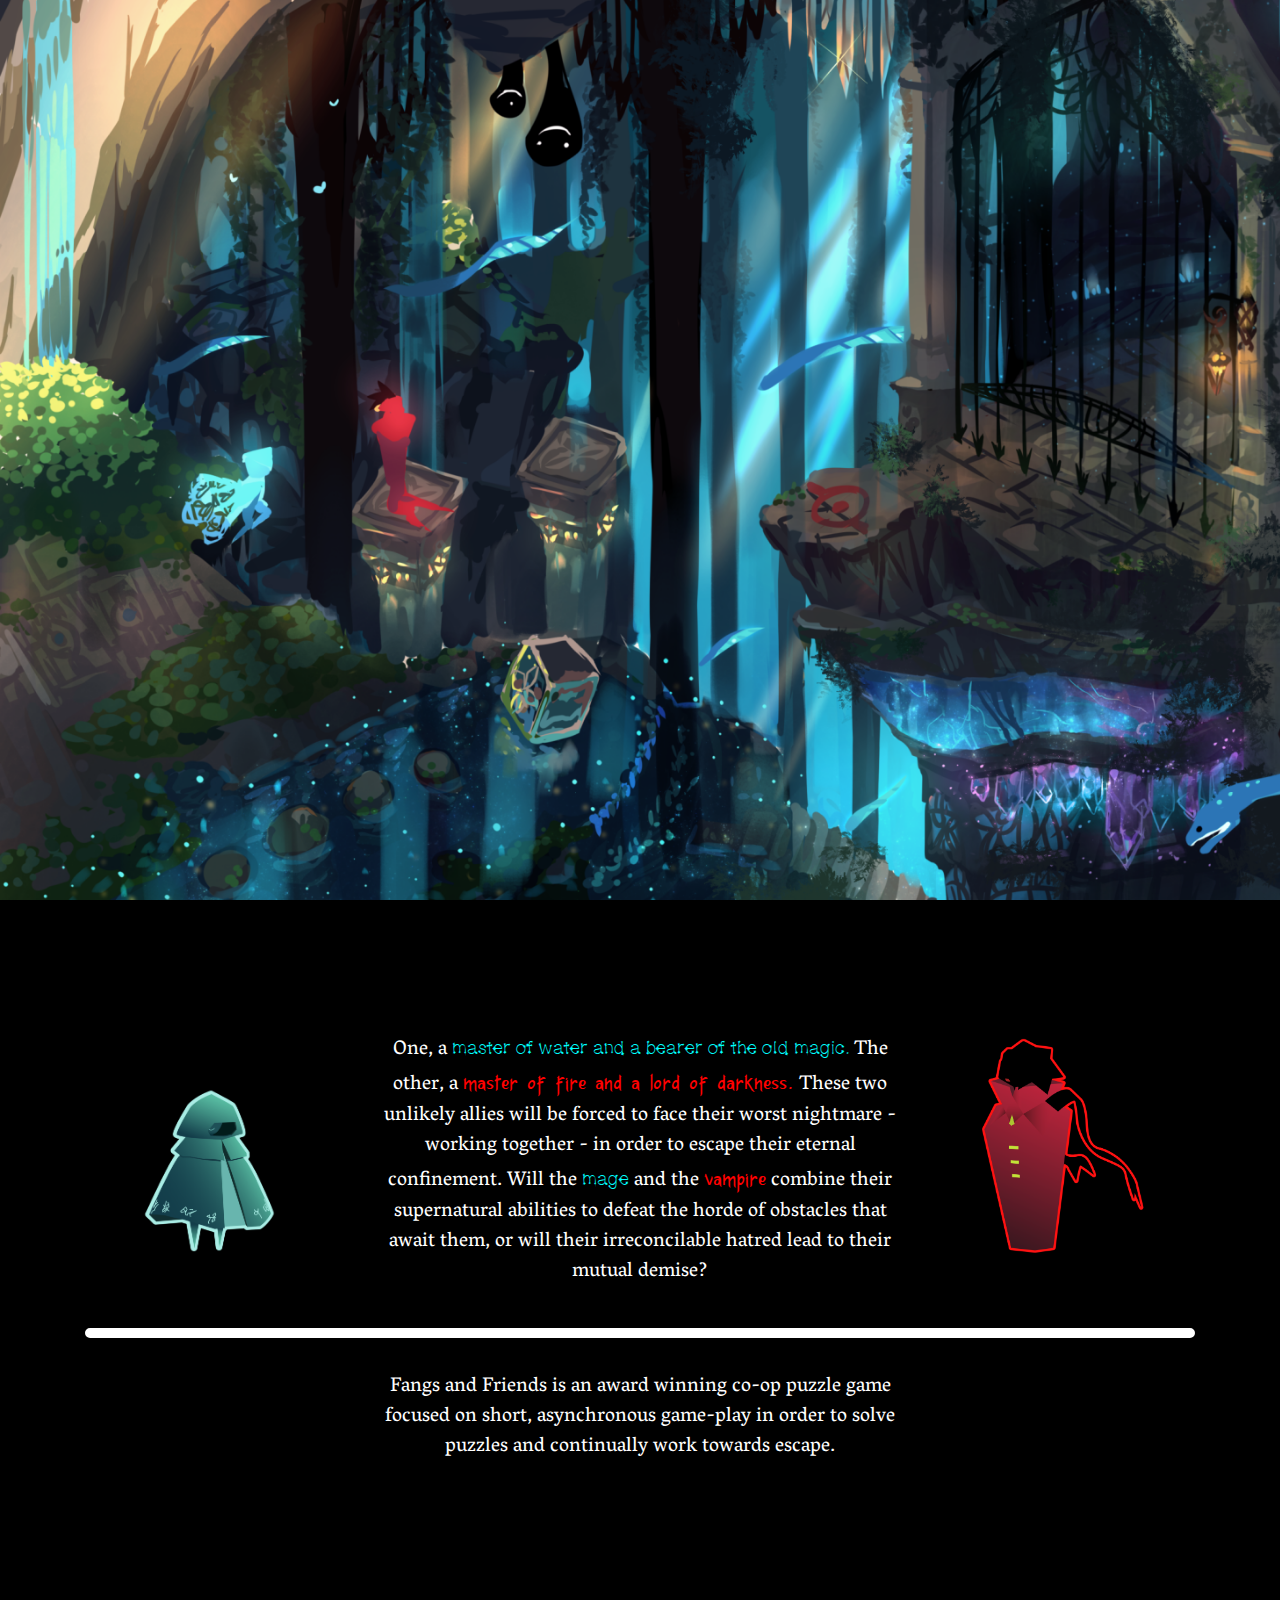
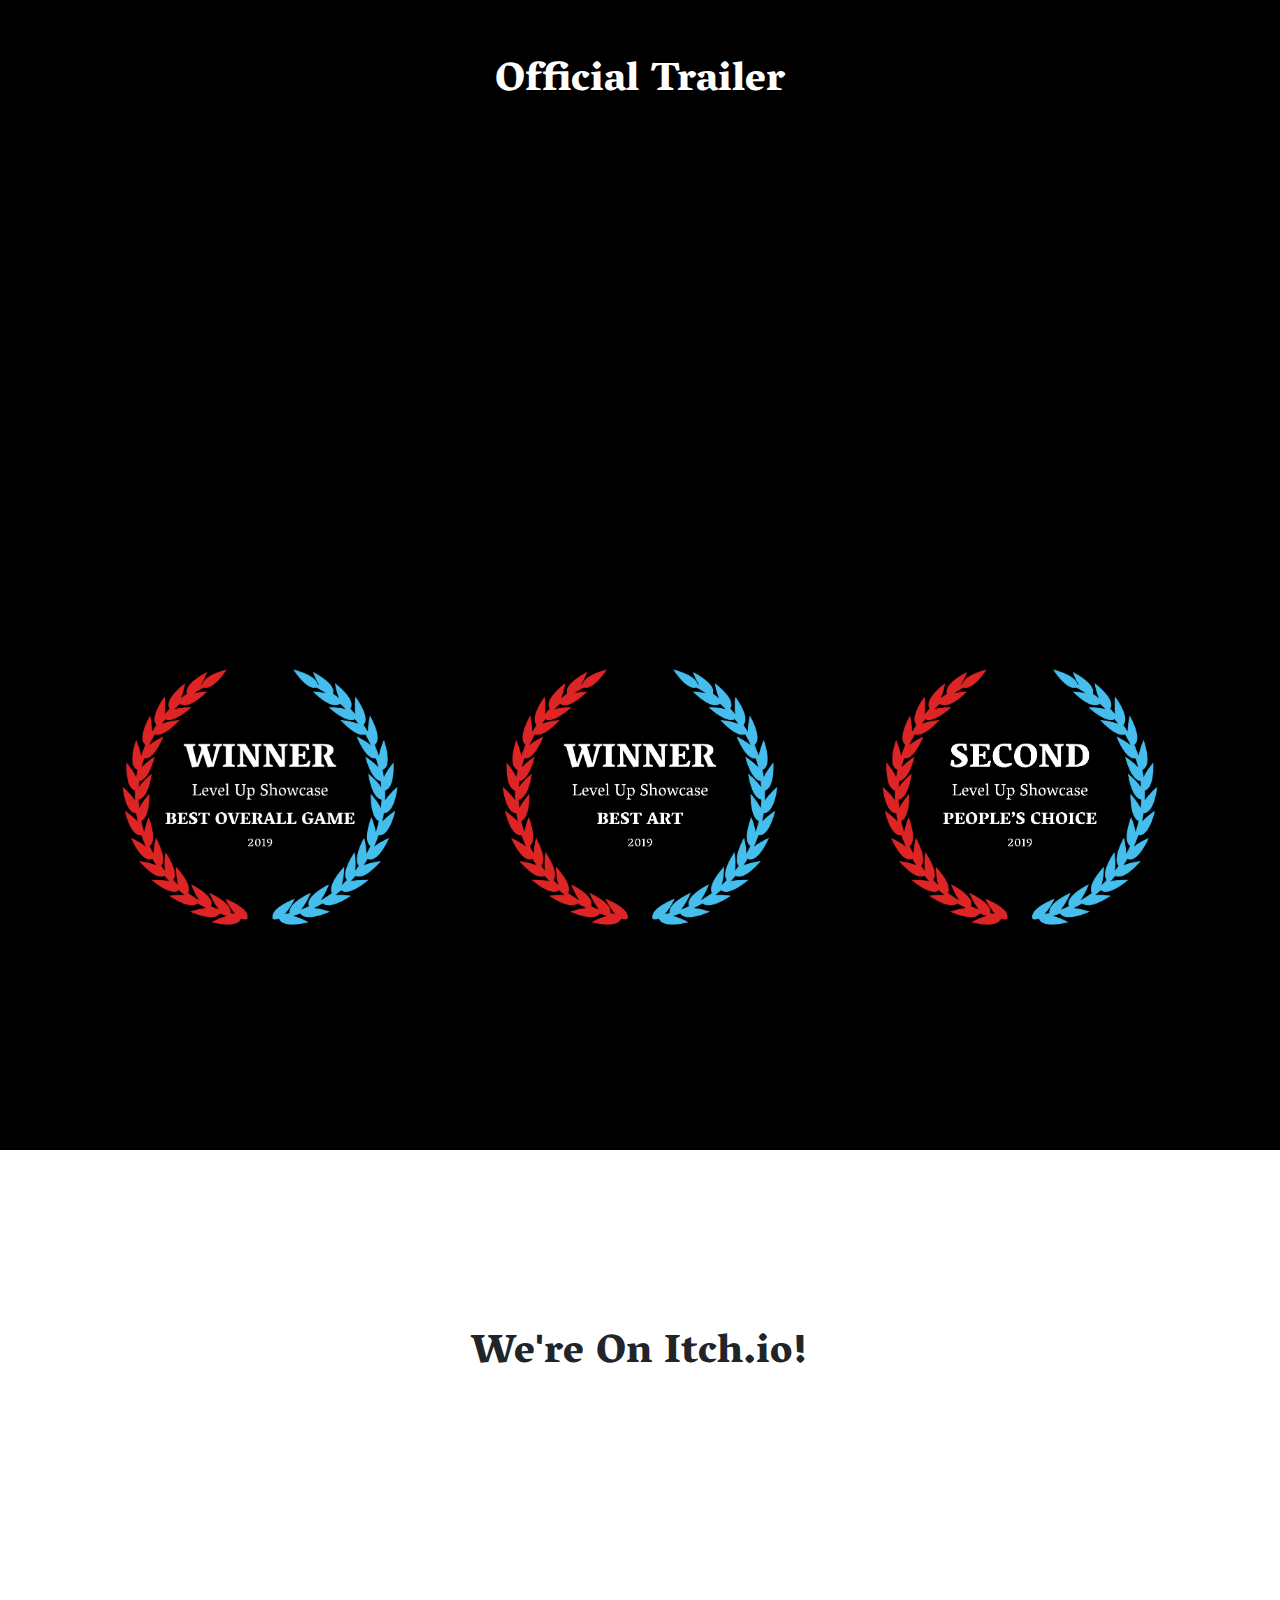
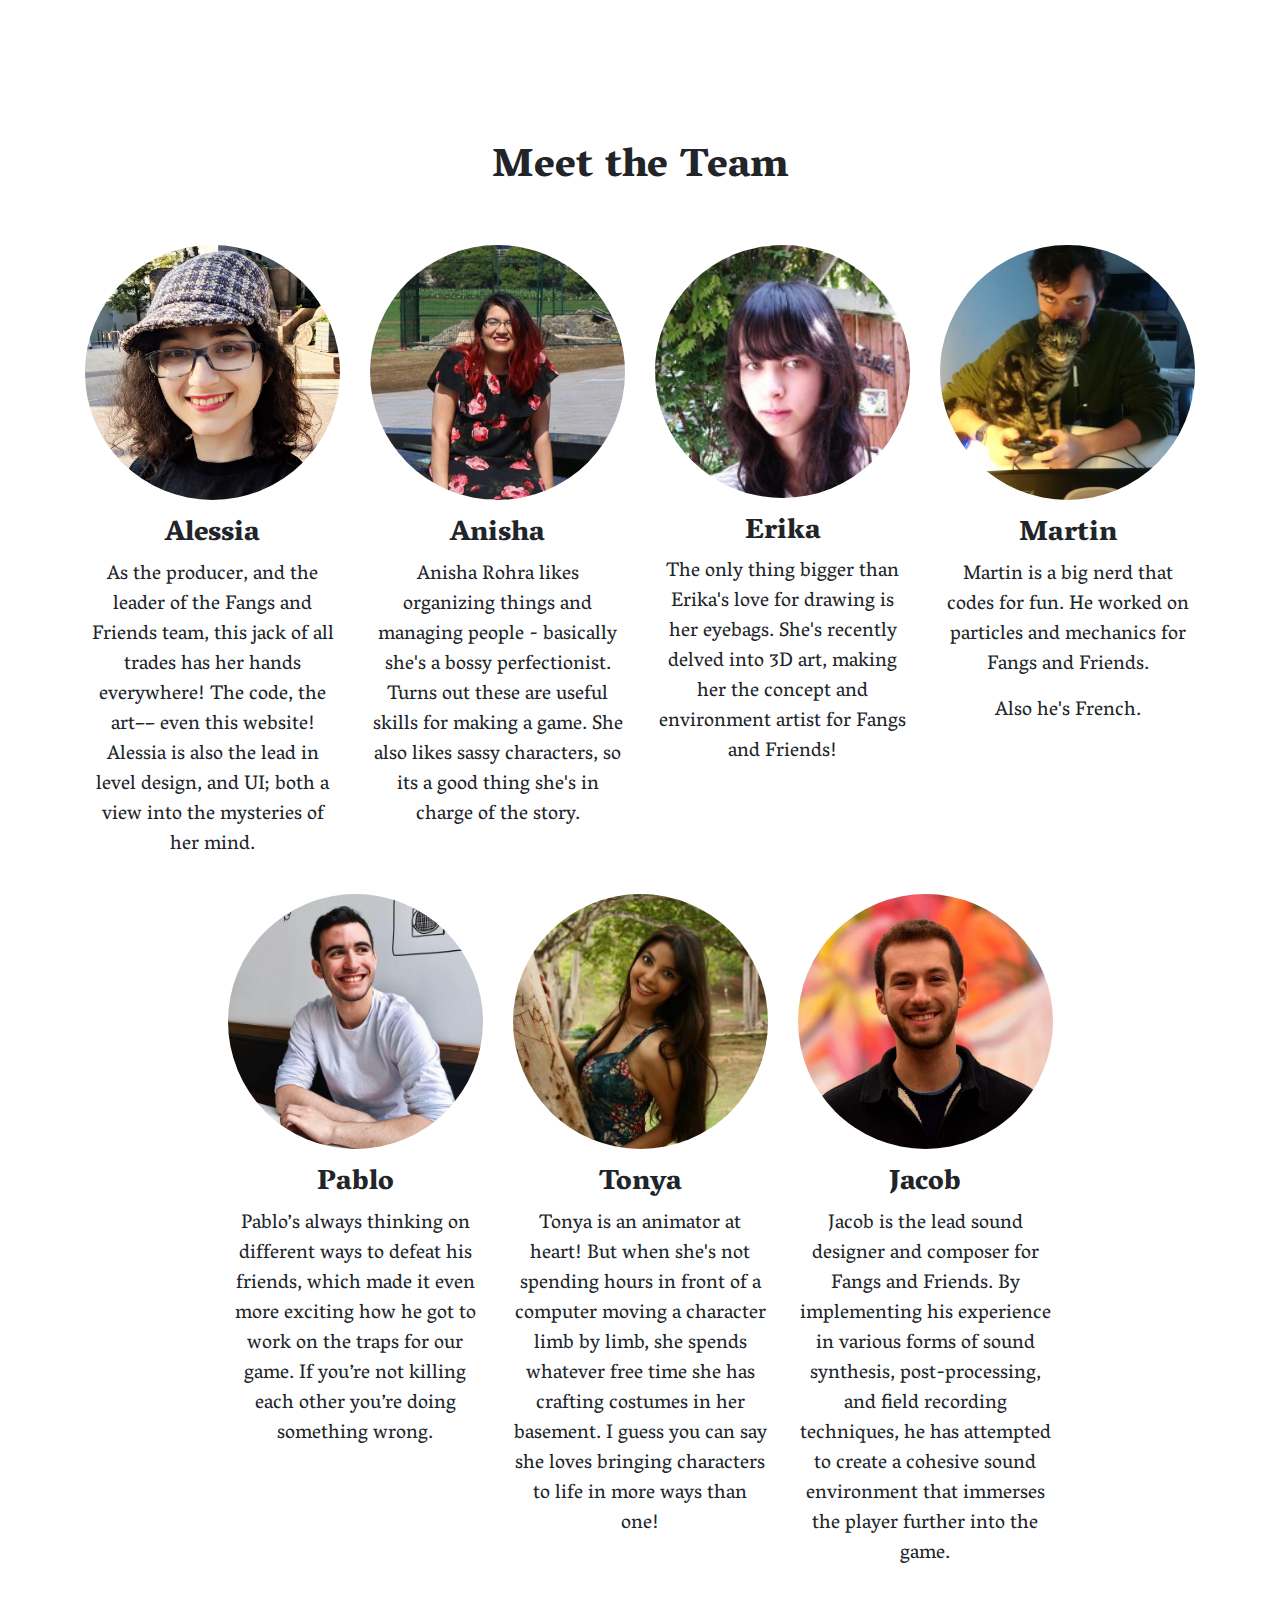
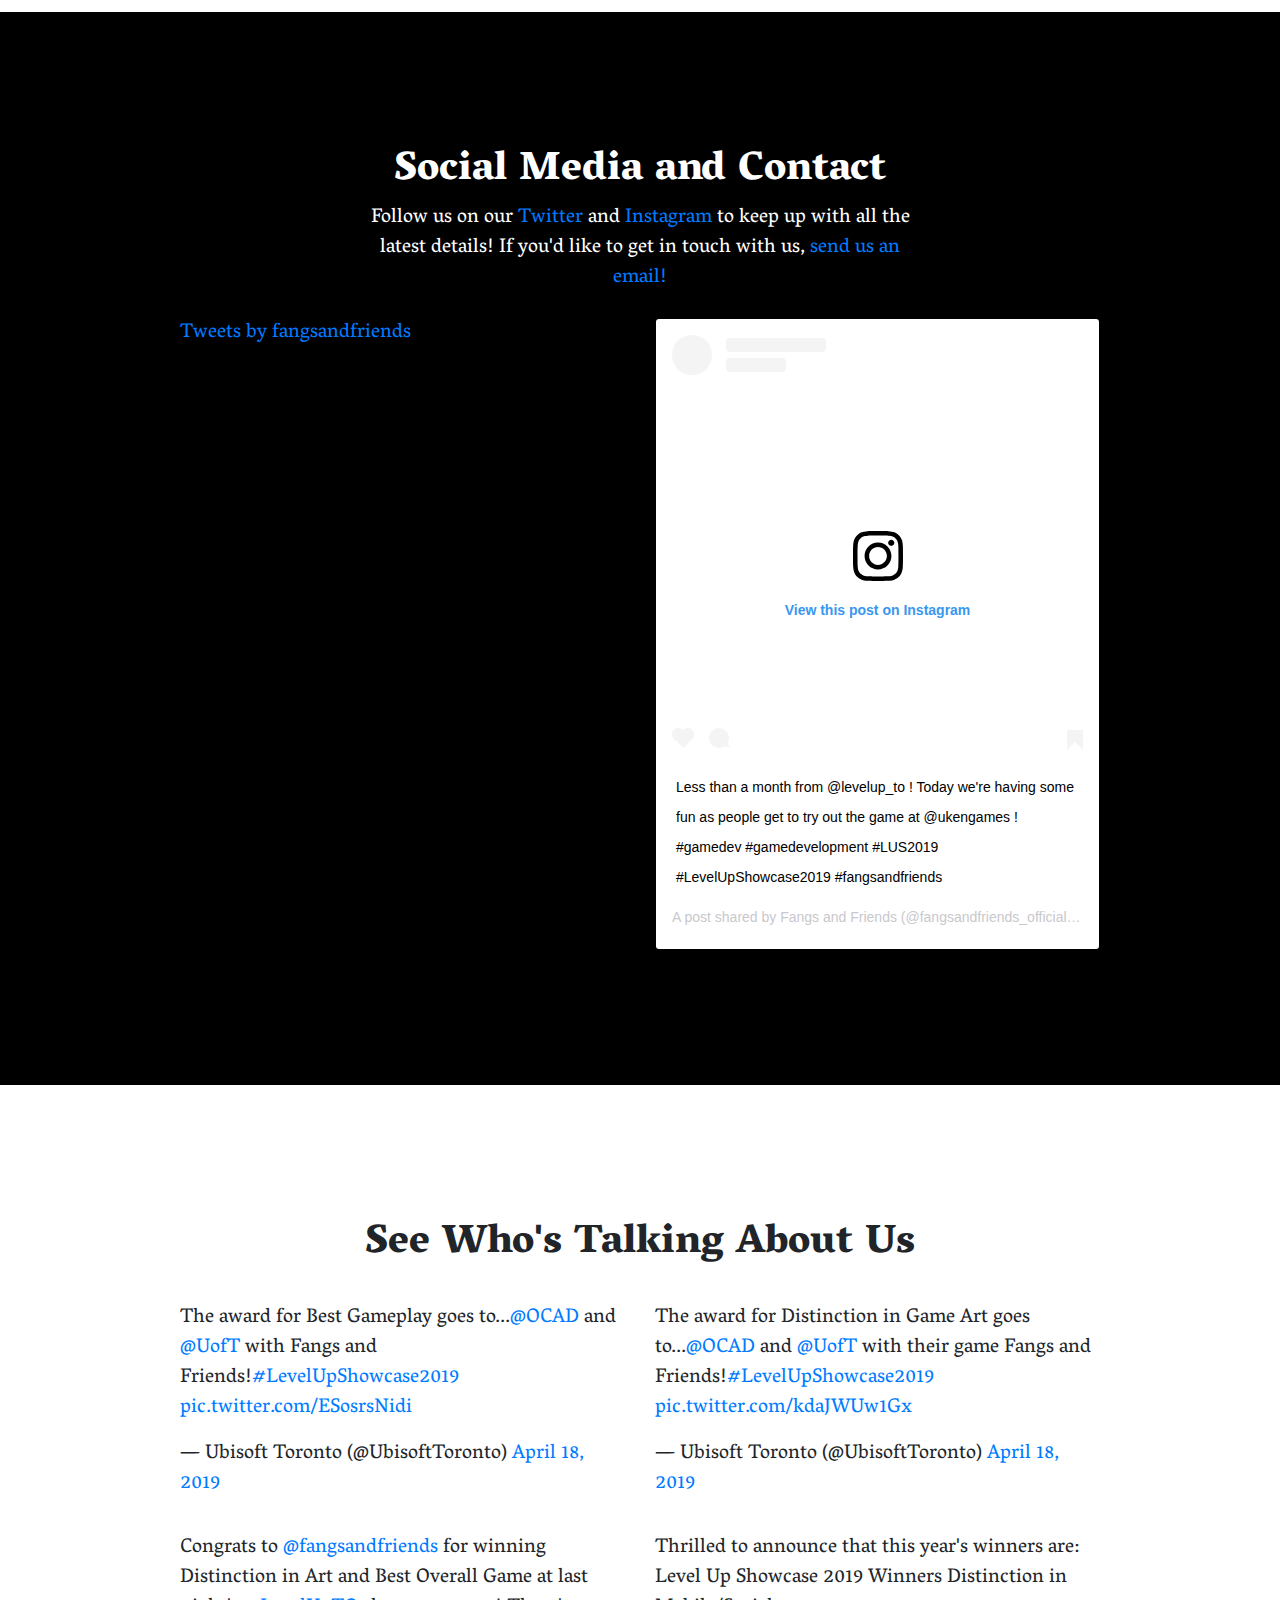
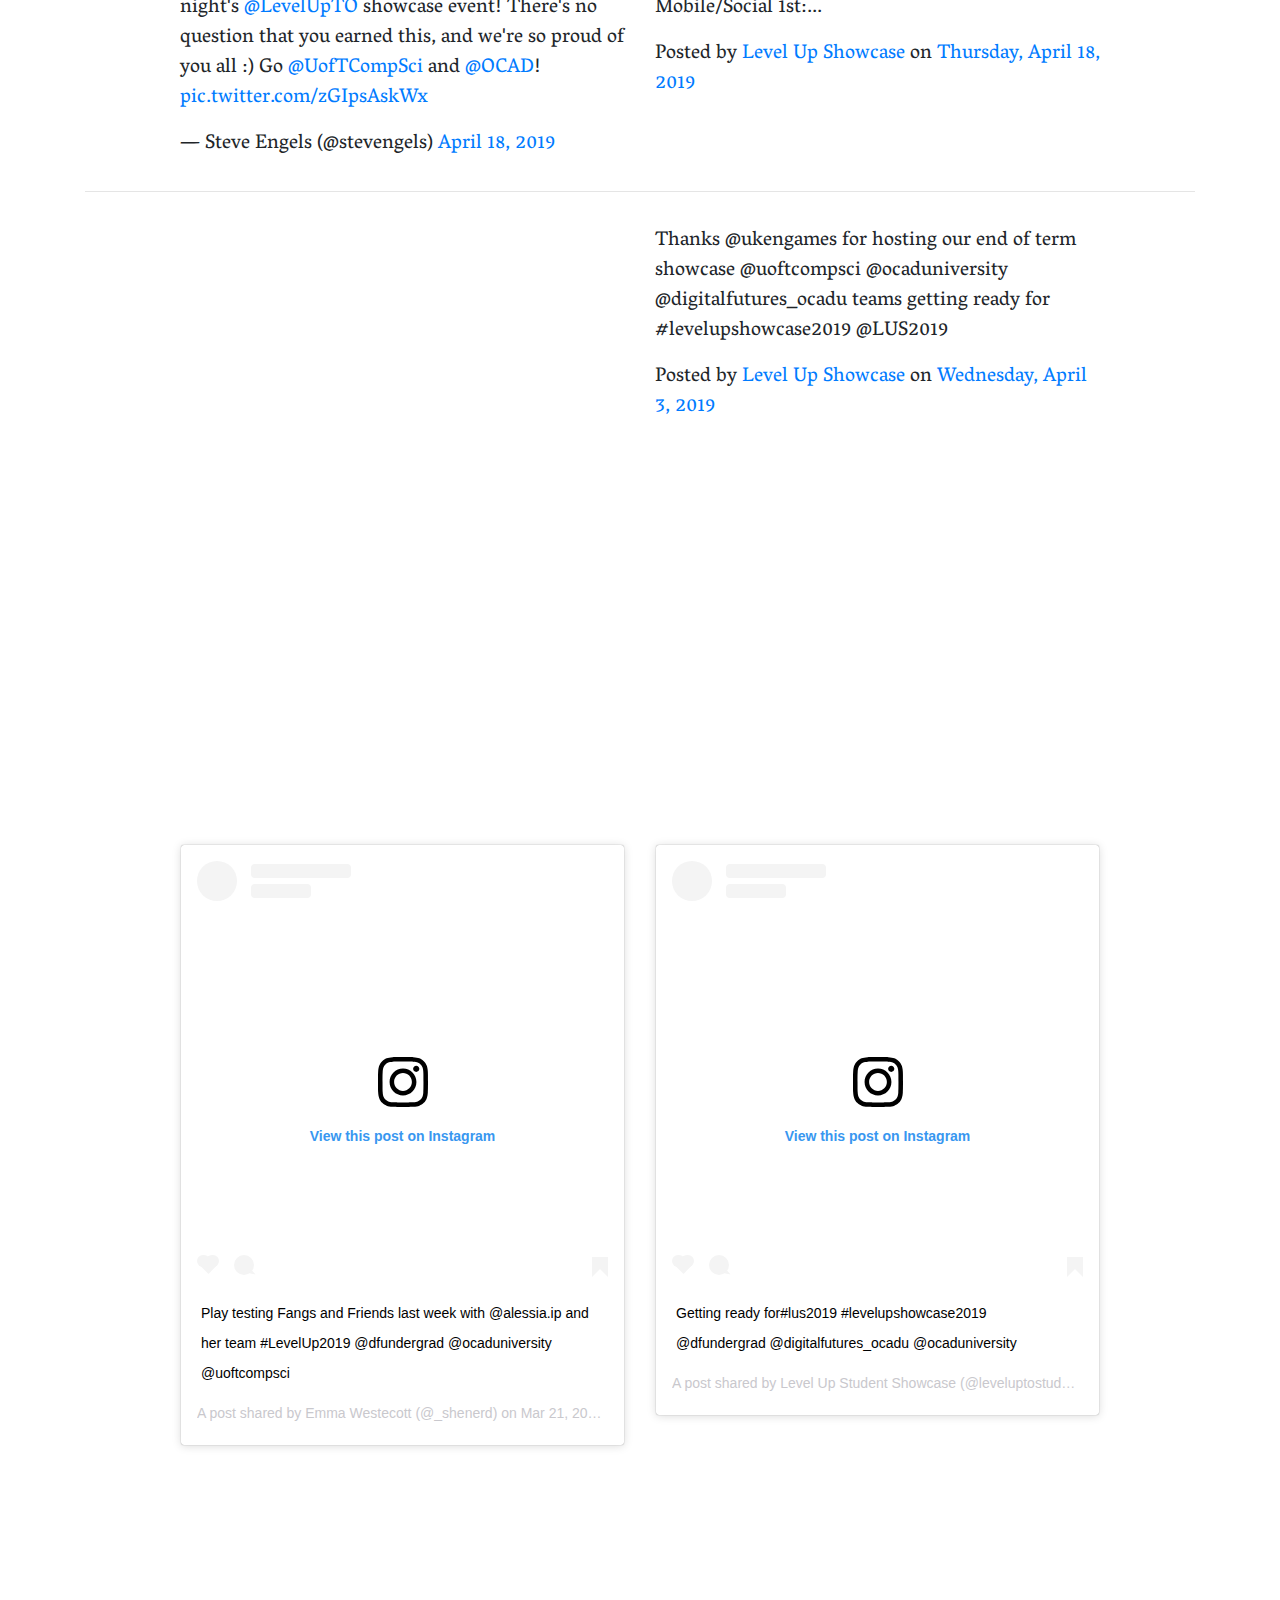
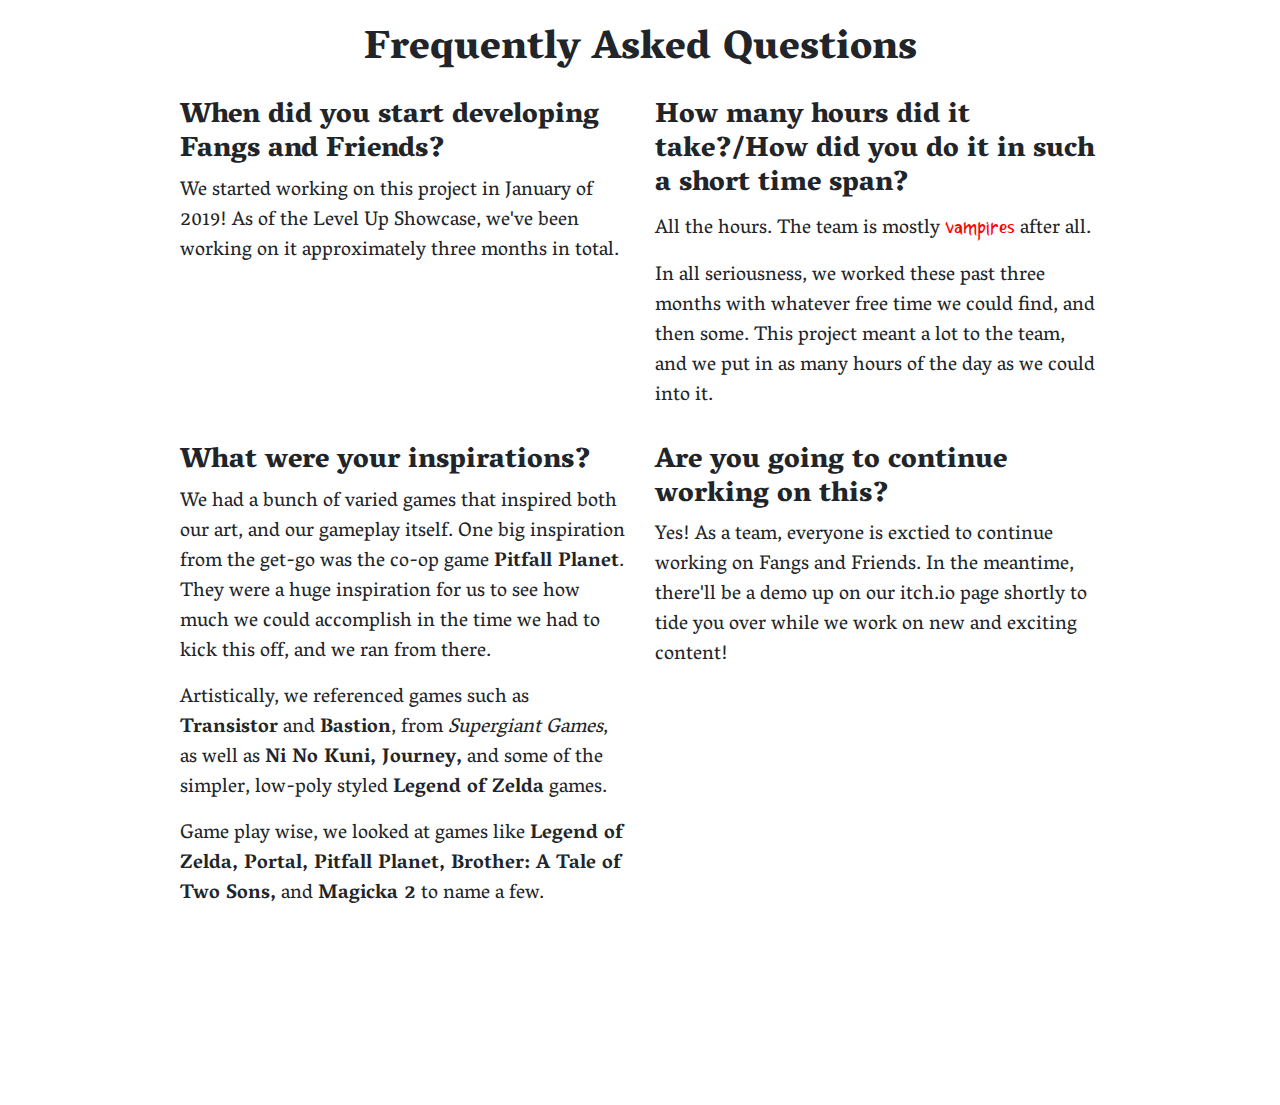
<file: index.html>
<!DOCTYPE html>
<html>

<head>
	<meta charset="UTF-8">
	<title>Fangs and Friends</title>

	<!--Bootstrap-->
	<link rel="stylesheet" href="https://stackpath.bootstrapcdn.com/bootstrap/4.3.1/css/bootstrap.min.css" integrity="sha384-ggOyR0iXCbMQv3Xipma34MD+dH/1fQ784/j6cY/iJTQUOhcWr7x9JvoRxT2MZw1T" crossorigin="anonymous">
	<script src="https://stackpath.bootstrapcdn.com/bootstrap/4.3.1/js/bootstrap.min.js" integrity="sha384-JjSmVgyd0p3pXB1rRibZUAYoIIy6OrQ6VrjIEaFf/nJGzIxFDsf4x0xIM+B07jRM" crossorigin="anonymous"></script>
	<script src="https://code.jquery.com/jquery-3.3.1.slim.min.js" integrity="sha384-q8i/X+965DzO0rT7abK41JStQIAqVgRVzpbzo5smXKp4YfRvH+8abtTE1Pi6jizo" crossorigin="anonymous"></script>
	<script src="https://cdnjs.cloudflare.com/ajax/libs/popper.js/1.14.7/umd/popper.min.js" integrity="sha384-UO2eT0CpHqdSJQ6hJty5KVphtPhzWj9WO1clHTMGa3JDZwrnQq4sF86dIHNDz0W1" crossorigin="anonymous"></script>


	<link rel="stylesheet" href="https://maxcdn.bootstrapcdn.com/font-awesome/4.5.0/css/font-awesome.min.css">
	<script src="https://ajax.googleapis.com/ajax/libs/jquery/3.3.1/jquery.min.js"></script>

	<!--CSS-->
	<link rel="stylesheet" type="text/css" href="css/stylesheet.css" />
	<link href="https://fonts.googleapis.com/css?family=Patrick+Hand" rel="stylesheet">
	<link href="https://fonts.googleapis.com/css?family=Vesper+Libre:400,500,700,900" rel="stylesheet">




	<!--meta-->
	<meta name="viewport" content="initial-scale=1.0, width=device-width">

</head>

<body>
	
	
	<!--Linkedin Code-->
	<meta property='og:title' content="Fangs and Friends Official Site"/>
	<meta property='og:image' content="/pic/TitleScreen-linkedin.png"/>
	<meta property='og:description' content="Fangs and Friends is an award winning co-op puzzle game focused on short, asynchronous game-play in order to solve puzzles and continually work towards escape."/>
	<meta property='og:url' content="https://alessia-ip.github.io/fangsandfriends/" />
											 
											 
	<!--Facebook Necessary Code-->
	<div id="fb-root"></div>
	<script async defer crossorigin="anonymous" src="https://connect.facebook.net/en_US/sdk.js#xfbml=1&version=v3.2"></script>


	<!-- Back to top button -->



	<!-- Side navigation -->

	<div class="sidenav" id="button" style="font-weight: 700;">
		<a href="#About">About</a>
		<a href="#Trailer">Trailer</a>
		<a href="#Team">The Team</a>
		<a href="#Contact">Contact Us</a>
		<a href="#New">What's New</a>
		<a href="#FAQ">FAQ</a>
		<a href="#top">Back to Top</a>
	</div>


	<!--Banner Image-->
	<div class="container-fluid" id="top" style="background-image: url('pic/TitleScreen.png'); min-height: 100vh; background-repeat: no-repeat; background-size: cover;padding: 0px;">
		<div class="container">
			<div class="row" style="min-height: 10vh;">
			</div>
			<div class="row">
				<div class="col-md-6 offset-md-3 scale-up-center">
					<a href="#About"><img class="fade" src="pic/logo.png" style="max-width:100%;" /></a>
				</div>
			</div>
		</div>
	</div>

	<!--Game Overview-->

	<div class="container-fluid" id="About" style="background-color: black">
		<div class="container">

			<div class="row" style="min-height: 15vh;">
			</div>
			<div class="row">

				<div class="col-md-3">
					<div class="row" style="min-height: 5vh;">
					</div><img style="display: block; margin-left: auto; margin-right: auto; max-height: 20vh; bottom: 0;" src="pic/Mage_body.png" />
				</div>
				<div class="col-md-6 center white characters">
					<p>One, a <span class="mage">master of water and a bearer of the old magic.</span> The other, a <span class="vamp">master of fire and a lord of darkness.</span> These two unlikely allies will be forced to face their worst nightmare - working together - in order to escape their eternal confinement. Will the <span class="mage">mage</span> and the <span class="vamp">vampire</span> combine their supernatural abilities to defeat the horde of obstacles that await them, or will their irreconcilable hatred lead to their mutual demise? </p>
				</div>
				<div class="col-md-3"><img style="display: block; margin-left: auto; margin-right: auto; max-height: 25vh; bottom: 0;" src="pic/Vamp_body.png" /></div>

			</div>
			<div class="row" style="min-height: 1vh;">
			</div>
			<hr style="border: 5px solid white; border-radius: 5px;">
			<div class="row" style="min-height: 2vh;">
			</div>
			<div class="row">
				<div class="col-md-6 offset-md-3 center white">
					<p>Fangs and Friends is an award winning co-op puzzle game focused on short, asynchronous game-play in order to solve puzzles and continually work towards escape.
					</p>
				</div>
			</div>
			<div class="row" style="min-height: 5vh;"></div>
		</div>
	</div>

	<!--Game Trailer-->

	<div class="container-fluid white" id="Trailer" style="background-color: black">
		<div class="container">
			<div class="row" style="min-height: 15vh;"></div>
			<h1 style="text-align: center">Official Trailer</h1>
			<div class="row">
				<div class="col-md-6 offset-md-3">
					<iframe width="100%" height="315" src="https://www.youtube-nocookie.com/embed/nsixVXZm2g0?rel=0" frameborder="0" allow="accelerometer; autoplay; encrypted-media; gyroscope; picture-in-picture" allowfullscreen></iframe>
				</div>
			</div>
			<div class="row" style="min-height: 20vh;"></div>
		</div>
	</div>


	<div class="container-fluid" style="background-color: black">
		<div class="container">
			<a href="https://www.facebook.com/events/796924630670707/permalink/834276886935481/">
				<div class="row">

					<div class="col-md-4"><img src="pic/BESTGAME.png" style="max-width: 100%" /></div>
					<div class="col-md-4"><img src="pic/BESTART.png" style="max-width: 100%" /></div>
					<div class="col-md-4"><img src="pic/PEOPLESCHOICE.png" style="max-width: 100%" /></div>

				</div>
			</a>
			<div class="row" style="min-height:20vh;"></div>
		</div>
	</div>

	<div class="container-fluid">
		<div class="container">
			<div class="row" style="min-height: 20vh;"></div>
			<h1 class="center">We're On Itch.io!</h1>
			<div class="row" style="min-height: 5vh;"></div>
			<div class="row">
				<div class="col-md-6 offset-md-3 center">
					<iframe frameborder="0" src="https://itch.io/embed/407010?bg_color=000000&amp;fg_color=ffffff&amp;link_color=ae71cc&amp;border_color=000000" width="100%" height="167" padding="10px"></iframe>
				</div>
			</div>
			<div class="row" style="min-height: 10vh;"></div>
		</div>
	</div>

	<!--About the team-->

	<div class="container-fluid" id="Team">
		<div class="container">
			<div class="row" style="min-height: 5vh;"></div>
			<h1 style="text-align: center">Meet the Team</h1>
			<div class="row" style="min-height: 5vh;"></div>
			<div class="row">

				<div class="col-md-3 center">
					<img class="team" src="pic/Me.jpg" />
					<div class="row" style="min-height: 2vh;"></div>
					<h3>Alessia</h3>
					<p>As the producer, and the leader of the Fangs and Friends team, this jack of all trades has her hands everywhere! The code, the art–– even this website! Alessia is also the lead in level design, and UI; both a view into the mysteries of her mind.</p>
					<div class="row" style="min-height: 2vh;"></div>
				</div>

				<div class="col-md-3 center">
					<img class="team" src="pic/Anisha.png" />
					<div class="row" style="min-height: 2vh;"></div>
					<h3>Anisha</h3>
					<p>Anisha Rohra likes organizing things and managing people - basically she's a bossy perfectionist. Turns out these are useful skills for making a game. She also likes sassy characters, so its a good thing she's in charge of the story.</p>
					<div class="row" style="min-height: 2vh;"></div>
				</div>

				<div class="col-md-3 center">
					<img class="team" src="pic/Erica.jpg" />
					<div class="row" style="min-height: 2vh;"></div>
					<h3>Erika</h3>
					<p>The only thing bigger than Erika's love for drawing is her eyebags. She's recently delved into 3D art, making her the concept and environment artist for Fangs and Friends!</p>
					<div class="row" style="min-height: 2vh;"></div>
				</div>

				<div class="col-md-3 center">
					<img class="team" src="pic/Martin.jpeg" />
					<div class="row" style="min-height: 2vh;"></div>
					<h3>Martin</h3>
					<p>Martin is a big nerd that codes for fun. He worked on particles and mechanics for Fangs and Friends. </p>
					<p>Also he's French.</p>
					<div class="row" style="min-height: 2vh;"></div>
				</div>

			</div>

			<div class="row">
				<div style="width: 12.5%"></div>
				<div class="col-md-3 center">
					<img class="team" src="pic/Pablo.png" />
					<div class="row" style="min-height: 2vh;"></div>
					<h3>Pablo</h3>
					<p>Pablo’s always thinking on different ways to defeat his friends, which made it even more exciting how he got to work on the traps for our game. If you’re not killing each other you’re doing something wrong.</p>
					<div class="row" style="min-height: 2vh;"></div>
				</div>

				<div class="col-md-3 center">
					<img class="team" src="pic/Tonya.jpg" />
					<div class="row" style="min-height: 2vh;"></div>
					<h3>Tonya</h3>
					<p>Tonya is an animator at heart! But when she's not spending hours in front of a computer moving a character limb by limb, she spends whatever free time she has crafting costumes in her basement. I guess you can say she loves bringing characters to life in more ways than one!</p>
					<div class="row" style="min-height: 2vh;"></div>
				</div>

				<div class="col-md-3 center">
					<img class="team" src="pic/Jacob.jpeg" />
					<div class="row" style="min-height: 2vh;"></div>
					<h3>Jacob</h3>
					<p>Jacob is the lead sound designer and composer for Fangs and Friends. By implementing his experience in various forms of sound synthesis, post-processing, and field recording techniques, he has attempted to create a cohesive sound environment that immerses the player further into the game.</p>
					<div class="row" style="min-height: 2vh;"></div>
				</div>

			</div>


			<div class="row" style="min-height: 1vh;"></div>
		</div>
	</div>


	<!--Social Media-->

	<div class="container-fluid" style="background-color: black" id="Contact">
		<div class="container">
			<div class="row" style="min-height: 15vh;">
			</div>

			<div class="row">
				<div class="col-md-6 offset-md-3 center white characters">
					<h1 class="center">Social Media and Contact</h1>
					<p>Follow us on our <a href="https://twitter.com/fangsandfriends" target="_blank">Twitter</a> and <a href="https://www.instagram.com/fangsandfriends_official/" target="_blank">Instagram</a> to keep up with all the latest details! If you'd like to get in touch with us, <a href="mailto: fangsandfriends@gmail.com">send us an email!</a></p>
					<p>

					</p>
				</div>
			</div>
			<div class="row" style="min-height: 1vh;"></div>
			<div class="row">
				<div class="col-md-5 offset-md-1"><a class="twitter-timeline" data-lang="en" data-height="575" data-theme="dark" data-link-color="#9266CC" href="https://twitter.com/fangsandfriends?ref_src=twsrc%5Etfw">Tweets by fangsandfriends</a>
					<script async src="https://platform.twitter.com/widgets.js" charset="utf-8"></script>
				</div>
				<div class="col-md-5">
					<blockquote class="instagram-media" data-instgrm-captioned data-instgrm-permalink="https://www.instagram.com/p/BvzvrSdAJ0N/?utm_source=ig_embed&amp;utm_medium=loading" data-instgrm-version="12" style=" background:#FFF; border:0; border-radius:3px; box-shadow:0 0 1px 0 rgba(0,0,0,0.5),0 1px 10px 0 rgba(0,0,0,0.15); margin: 1px; max-width:540px; min-width:326px; padding:0; width:99.375%; width:-webkit-calc(100% - 2px); width:calc(100% - 2px);">
						<div style="padding:16px;"> <a href="https://www.instagram.com/p/BvzvrSdAJ0N/?utm_source=ig_embed&amp;utm_medium=loading" style=" background:#FFFFFF; line-height:0; padding:0 0; text-align:center; text-decoration:none; width:100%;" target="_blank">
								<div style=" display: flex; flex-direction: row; align-items: center;">
									<div style="background-color: #F4F4F4; border-radius: 50%; flex-grow: 0; height: 40px; margin-right: 14px; width: 40px;"></div>
									<div style="display: flex; flex-direction: column; flex-grow: 1; justify-content: center;">
										<div style=" background-color: #F4F4F4; border-radius: 4px; flex-grow: 0; height: 14px; margin-bottom: 6px; width: 100px;"></div>
										<div style=" background-color: #F4F4F4; border-radius: 4px; flex-grow: 0; height: 14px; width: 60px;"></div>
									</div>
								</div>
								<div style="padding: 19% 0;"></div>
								<div style="display:block; height:50px; margin:0 auto 12px; width:50px;"><svg width="50px" height="50px" viewBox="0 0 60 60" version="1.1" xmlns="https://www.w3.org/2000/svg" xmlns:xlink="https://www.w3.org/1999/xlink">
										<g stroke="none" stroke-width="1" fill="none" fill-rule="evenodd">
											<g transform="translate(-511.000000, -20.000000)" fill="#000000">
												<g>
													<path d="M556.869,30.41 C554.814,30.41 553.148,32.076 553.148,34.131 C553.148,36.186 554.814,37.852 556.869,37.852 C558.924,37.852 560.59,36.186 560.59,34.131 C560.59,32.076 558.924,30.41 556.869,30.41 M541,60.657 C535.114,60.657 530.342,55.887 530.342,50 C530.342,44.114 535.114,39.342 541,39.342 C546.887,39.342 551.658,44.114 551.658,50 C551.658,55.887 546.887,60.657 541,60.657 M541,33.886 C532.1,33.886 524.886,41.1 524.886,50 C524.886,58.899 532.1,66.113 541,66.113 C549.9,66.113 557.115,58.899 557.115,50 C557.115,41.1 549.9,33.886 541,33.886 M565.378,62.101 C565.244,65.022 564.756,66.606 564.346,67.663 C563.803,69.06 563.154,70.057 562.106,71.106 C561.058,72.155 560.06,72.803 558.662,73.347 C557.607,73.757 556.021,74.244 553.102,74.378 C549.944,74.521 548.997,74.552 541,74.552 C533.003,74.552 532.056,74.521 528.898,74.378 C525.979,74.244 524.393,73.757 523.338,73.347 C521.94,72.803 520.942,72.155 519.894,71.106 C518.846,70.057 518.197,69.06 517.654,67.663 C517.244,66.606 516.755,65.022 516.623,62.101 C516.479,58.943 516.448,57.996 516.448,50 C516.448,42.003 516.479,41.056 516.623,37.899 C516.755,34.978 517.244,33.391 517.654,32.338 C518.197,30.938 518.846,29.942 519.894,28.894 C520.942,27.846 521.94,27.196 523.338,26.654 C524.393,26.244 525.979,25.756 528.898,25.623 C532.057,25.479 533.004,25.448 541,25.448 C548.997,25.448 549.943,25.479 553.102,25.623 C556.021,25.756 557.607,26.244 558.662,26.654 C560.06,27.196 561.058,27.846 562.106,28.894 C563.154,29.942 563.803,30.938 564.346,32.338 C564.756,33.391 565.244,34.978 565.378,37.899 C565.522,41.056 565.552,42.003 565.552,50 C565.552,57.996 565.522,58.943 565.378,62.101 M570.82,37.631 C570.674,34.438 570.167,32.258 569.425,30.349 C568.659,28.377 567.633,26.702 565.965,25.035 C564.297,23.368 562.623,22.342 560.652,21.575 C558.743,20.834 556.562,20.326 553.369,20.18 C550.169,20.033 549.148,20 541,20 C532.853,20 531.831,20.033 528.631,20.18 C525.438,20.326 523.257,20.834 521.349,21.575 C519.376,22.342 517.703,23.368 516.035,25.035 C514.368,26.702 513.342,28.377 512.574,30.349 C511.834,32.258 511.326,34.438 511.181,37.631 C511.035,40.831 511,41.851 511,50 C511,58.147 511.035,59.17 511.181,62.369 C511.326,65.562 511.834,67.743 512.574,69.651 C513.342,71.625 514.368,73.296 516.035,74.965 C517.703,76.634 519.376,77.658 521.349,78.425 C523.257,79.167 525.438,79.673 528.631,79.82 C531.831,79.965 532.853,80.001 541,80.001 C549.148,80.001 550.169,79.965 553.369,79.82 C556.562,79.673 558.743,79.167 560.652,78.425 C562.623,77.658 564.297,76.634 565.965,74.965 C567.633,73.296 568.659,71.625 569.425,69.651 C570.167,67.743 570.674,65.562 570.82,62.369 C570.966,59.17 571,58.147 571,50 C571,41.851 570.966,40.831 570.82,37.631"></path>
												</g>
											</g>
										</g>
									</svg></div>
								<div style="padding-top: 8px;">
									<div style=" color:#3897f0; font-family:Arial,sans-serif; font-size:14px; font-style:normal; font-weight:550; line-height:18px;"> View this post on Instagram</div>
								</div>
								<div style="padding: 12.5% 0;"></div>
								<div style="display: flex; flex-direction: row; margin-bottom: 14px; align-items: center;">
									<div>
										<div style="background-color: #F4F4F4; border-radius: 50%; height: 12.5px; width: 12.5px; transform: translateX(0px) translateY(7px);"></div>
										<div style="background-color: #F4F4F4; height: 12.5px; transform: rotate(-45deg) translateX(3px) translateY(1px); width: 12.5px; flex-grow: 0; margin-right: 14px; margin-left: 2px;"></div>
										<div style="background-color: #F4F4F4; border-radius: 50%; height: 12.5px; width: 12.5px; transform: translateX(9px) translateY(-18px);"></div>
									</div>
									<div style="margin-left: 8px;">
										<div style=" background-color: #F4F4F4; border-radius: 50%; flex-grow: 0; height: 20px; width: 20px;"></div>
										<div style=" width: 0; height: 0; border-top: 2px solid transparent; border-left: 6px solid #f4f4f4; border-bottom: 2px solid transparent; transform: translateX(16px) translateY(-4px) rotate(30deg)"></div>
									</div>
									<div style="margin-left: auto;">
										<div style=" width: 0px; border-top: 8px solid #F4F4F4; border-right: 8px solid transparent; transform: translateY(16px);"></div>
										<div style=" background-color: #F4F4F4; flex-grow: 0; height: 12px; width: 16px; transform: translateY(-4px);"></div>
										<div style=" width: 0; height: 0; border-top: 8px solid #F4F4F4; border-left: 8px solid transparent; transform: translateY(-4px) translateX(8px);"></div>
									</div>
								</div>
							</a>
							<p style=" margin:8px 0 0 0; padding:0 4px;"> <a href="https://www.instagram.com/p/BvzvrSdAJ0N/?utm_source=ig_embed&amp;utm_medium=loading" style=" color:#000; font-family:Arial,sans-serif; font-size:14px; font-style:normal; font-weight:normal; line-height:17px; text-decoration:none; word-wrap:break-word;" target="_blank">Less than a month from @levelup_to ! Today we&#39;re having some fun as people get to try out the game at @ukengames ! #gamedev #gamedevelopment #LUS2019 #LevelUpShowcase2019 #fangsandfriends</a></p>
							<p style=" color:#c9c8cd; font-family:Arial,sans-serif; font-size:14px; line-height:17px; margin-bottom:0; margin-top:8px; overflow:hidden; padding:8px 0 7px; text-align:center; text-overflow:ellipsis; white-space:nowrap;">A post shared by <a href="https://www.instagram.com/fangsandfriends_official/?utm_source=ig_embed&amp;utm_medium=loading" style=" color:#c9c8cd; font-family:Arial,sans-serif; font-size:14px; font-style:normal; font-weight:normal; line-height:17px;" target="_blank"> Fangs and Friends</a> (@fangsandfriends_official) on <time style=" font-family:Arial,sans-serif; font-size:14px; line-height:17px;" datetime="2019-04-03T21:29:38+00:00">Apr 3, 2019 at 2:29pm PDT</time></p>
						</div>
					</blockquote>
					<script async src="//www.instagram.com/embed.js"></script>
				</div>
			</div>
			<div class="row" style="min-height: 15vh;"></div>
		</div>
	</div>

	<!-- Posts About Us -->

	<div class="container-fluid" id="New">
		<div class="container">
			<div class="row" style="min-height: 15vh;"></div>
			<div class="row">
				<div class="col-md-8 offset-md-2 center">
					<h1>See Who's Talking About Us</h1>
				</div>
			</div>
			<div class="row" style="min-height: 3vh;"></div>
			<div class="row">
				<div class="col-md-5 offset-md-1">
					<blockquote class="twitter-tweet" data-lang="en">
						<p lang="en" dir="ltr">The award for Best Gameplay goes to...<a href="https://twitter.com/OCAD?ref_src=twsrc%5Etfw">@OCAD</a> and <a href="https://twitter.com/UofT?ref_src=twsrc%5Etfw">@UofT</a> with Fangs and Friends!<a href="https://twitter.com/hashtag/LevelUpShowcase2019?src=hash&amp;ref_src=twsrc%5Etfw">#LevelUpShowcase2019</a> <a href="https://t.co/ESosrsNidi">pic.twitter.com/ESosrsNidi</a></p>&mdash; Ubisoft Toronto (@UbisoftToronto) <a href="https://twitter.com/UbisoftToronto/status/1118689949023395840?ref_src=twsrc%5Etfw">April 18, 2019</a>
					</blockquote>
					<script async src="https://platform.twitter.com/widgets.js" charset="utf-8"></script>

				</div>
				<div class="col-md-5">
					<blockquote class="twitter-tweet" data-lang="en">
						<p lang="en" dir="ltr">The award for Distinction in Game Art goes to...<a href="https://twitter.com/OCAD?ref_src=twsrc%5Etfw">@OCAD</a> and <a href="https://twitter.com/UofT?ref_src=twsrc%5Etfw">@UofT</a> with their game Fangs and Friends!<a href="https://twitter.com/hashtag/LevelUpShowcase2019?src=hash&amp;ref_src=twsrc%5Etfw">#LevelUpShowcase2019</a> <a href="https://t.co/kdaJWUw1Gx">pic.twitter.com/kdaJWUw1Gx</a></p>&mdash; Ubisoft Toronto (@UbisoftToronto) <a href="https://twitter.com/UbisoftToronto/status/1118687606588542978?ref_src=twsrc%5Etfw">April 18, 2019</a>
					</blockquote>
					<script async src="https://platform.twitter.com/widgets.js" charset="utf-8"></script>
				</div>
			</div>
			<div class="row" style="min-height: 2vh;"></div>
			<div class="row">
				<div class="col-md-5 offset-md-1">
					<blockquote class="twitter-tweet" data-lang="en">
						<p lang="en" dir="ltr">Congrats to <a href="https://twitter.com/fangsandfriends?ref_src=twsrc%5Etfw">@fangsandfriends</a> for winning Distinction in Art and Best Overall Game at last night&#39;s <a href="https://twitter.com/LevelUpTO?ref_src=twsrc%5Etfw">@LevelUpTO</a> showcase event! There&#39;s no question that you earned this, and we&#39;re so proud of you all :) Go <a href="https://twitter.com/UofTCompSci?ref_src=twsrc%5Etfw">@UofTCompSci</a> and <a href="https://twitter.com/OCAD?ref_src=twsrc%5Etfw">@OCAD</a>! <a href="https://t.co/zGIpsAskWx">pic.twitter.com/zGIpsAskWx</a></p>&mdash; Steve Engels (@stevengels) <a href="https://twitter.com/stevengels/status/1118838941480669184?ref_src=twsrc%5Etfw">April 18, 2019</a>
					</blockquote>
					<script async src="https://platform.twitter.com/widgets.js" charset="utf-8"></script>

				</div>
				<div class="col-md-5">
					<div class="fb-post" data-href="https://www.facebook.com/events/796924630670707/permalink/834276886935481/" data-show-text="true" style="min-width: 100%; max-width: 100%;">
						<blockquote cite="https://developers.facebook.com/events/796924630670707/permalink/834276886935481/" class="fb-xfbml-parse-ignore">
							<p>Thrilled to announce that this year&#039;s winners are:

								Level Up Showcase 2019 Winners

								Distinction in Mobile/Social
								1st:...</p>Posted by <a href="https://www.facebook.com/LevelUpShowcaseTO/">Level Up Showcase</a> on&nbsp;<a href="https://developers.facebook.com/events/796924630670707/permalink/834276886935481/">Thursday, April 18, 2019</a>
						</blockquote>
					</div>
				</div>
			</div>
			<hr>
			<div class="row" style="min-height: 2vh;"></div>
			<div class="row">
				<div class="col-md-5 offset-md-1">
					<iframe src="https://www.linkedin.com/embed/feed/update/urn:li:share:6519311359493099520" style="min-height: 575px;" width="100%" frameborder="0" allowfullscreen=""></iframe>
				</div>
				<div class="col-md-5">
					<div class="fb-post" data-href="https://www.facebook.com/LevelUpShowcaseTO/photos/a.413153412114516/2131307660299074/?type=3&amp;theater" data-width="500" data-show-text="true" style="min-width: 100%; max-width: 100%; min-height: 600px;">
						<blockquote cite="https://developers.facebook.com/LevelUpShowcaseTO/posts/2131307660299074:0" class="fb-xfbml-parse-ignore">
							<p>Thanks &#064;ukengames for hosting our end of term showcase &#064;uoftcompsci &#064;ocaduniversity &#064;digitalfutures_ocadu teams getting ready for #levelupshowcase2019 &#064;LUS2019</p>Posted by <a href="https://www.facebook.com/LevelUpShowcaseTO/">Level Up Showcase</a> on&nbsp;<a href="https://developers.facebook.com/LevelUpShowcaseTO/posts/2131307660299074:0">Wednesday, April 3, 2019</a>
						</blockquote>
					</div>
				</div>
			</div>
			<div class="row" style="min-height: 2vh;"></div>
			<div class="row">
				<div class="col-md-5 offset-md-1">
					<blockquote class="instagram-media" data-instgrm-captioned data-instgrm-permalink="https://www.instagram.com/p/BvSrx3kASVo/?utm_source=ig_embed&amp;utm_medium=loading" data-instgrm-version="12" style=" background:#FFF; border:0; border-radius:3px; box-shadow:0 0 1px 0 rgba(0,0,0,0.5),0 1px 10px 0 rgba(0,0,0,0.15); margin: 1px; max-width:540px; min-width:326px; padding:0; width:99.375%; width:-webkit-calc(100% - 2px); width:calc(100% - 2px);">
						<div style="padding:16px;"> <a href="https://www.instagram.com/p/BvSrx3kASVo/?utm_source=ig_embed&amp;utm_medium=loading" style=" background:#FFFFFF; line-height:0; padding:0 0; text-align:center; text-decoration:none; width:100%;" target="_blank">
								<div style=" display: flex; flex-direction: row; align-items: center;">
									<div style="background-color: #F4F4F4; border-radius: 50%; flex-grow: 0; height: 40px; margin-right: 14px; width: 40px;"></div>
									<div style="display: flex; flex-direction: column; flex-grow: 1; justify-content: center;">
										<div style=" background-color: #F4F4F4; border-radius: 4px; flex-grow: 0; height: 14px; margin-bottom: 6px; width: 100px;"></div>
										<div style=" background-color: #F4F4F4; border-radius: 4px; flex-grow: 0; height: 14px; width: 60px;"></div>
									</div>
								</div>
								<div style="padding: 19% 0;"></div>
								<div style="display:block; height:50px; margin:0 auto 12px; width:50px;"><svg width="50px" height="50px" viewBox="0 0 60 60" version="1.1" xmlns="https://www.w3.org/2000/svg" xmlns:xlink="https://www.w3.org/1999/xlink">
										<g stroke="none" stroke-width="1" fill="none" fill-rule="evenodd">
											<g transform="translate(-511.000000, -20.000000)" fill="#000000">
												<g>
													<path d="M556.869,30.41 C554.814,30.41 553.148,32.076 553.148,34.131 C553.148,36.186 554.814,37.852 556.869,37.852 C558.924,37.852 560.59,36.186 560.59,34.131 C560.59,32.076 558.924,30.41 556.869,30.41 M541,60.657 C535.114,60.657 530.342,55.887 530.342,50 C530.342,44.114 535.114,39.342 541,39.342 C546.887,39.342 551.658,44.114 551.658,50 C551.658,55.887 546.887,60.657 541,60.657 M541,33.886 C532.1,33.886 524.886,41.1 524.886,50 C524.886,58.899 532.1,66.113 541,66.113 C549.9,66.113 557.115,58.899 557.115,50 C557.115,41.1 549.9,33.886 541,33.886 M565.378,62.101 C565.244,65.022 564.756,66.606 564.346,67.663 C563.803,69.06 563.154,70.057 562.106,71.106 C561.058,72.155 560.06,72.803 558.662,73.347 C557.607,73.757 556.021,74.244 553.102,74.378 C549.944,74.521 548.997,74.552 541,74.552 C533.003,74.552 532.056,74.521 528.898,74.378 C525.979,74.244 524.393,73.757 523.338,73.347 C521.94,72.803 520.942,72.155 519.894,71.106 C518.846,70.057 518.197,69.06 517.654,67.663 C517.244,66.606 516.755,65.022 516.623,62.101 C516.479,58.943 516.448,57.996 516.448,50 C516.448,42.003 516.479,41.056 516.623,37.899 C516.755,34.978 517.244,33.391 517.654,32.338 C518.197,30.938 518.846,29.942 519.894,28.894 C520.942,27.846 521.94,27.196 523.338,26.654 C524.393,26.244 525.979,25.756 528.898,25.623 C532.057,25.479 533.004,25.448 541,25.448 C548.997,25.448 549.943,25.479 553.102,25.623 C556.021,25.756 557.607,26.244 558.662,26.654 C560.06,27.196 561.058,27.846 562.106,28.894 C563.154,29.942 563.803,30.938 564.346,32.338 C564.756,33.391 565.244,34.978 565.378,37.899 C565.522,41.056 565.552,42.003 565.552,50 C565.552,57.996 565.522,58.943 565.378,62.101 M570.82,37.631 C570.674,34.438 570.167,32.258 569.425,30.349 C568.659,28.377 567.633,26.702 565.965,25.035 C564.297,23.368 562.623,22.342 560.652,21.575 C558.743,20.834 556.562,20.326 553.369,20.18 C550.169,20.033 549.148,20 541,20 C532.853,20 531.831,20.033 528.631,20.18 C525.438,20.326 523.257,20.834 521.349,21.575 C519.376,22.342 517.703,23.368 516.035,25.035 C514.368,26.702 513.342,28.377 512.574,30.349 C511.834,32.258 511.326,34.438 511.181,37.631 C511.035,40.831 511,41.851 511,50 C511,58.147 511.035,59.17 511.181,62.369 C511.326,65.562 511.834,67.743 512.574,69.651 C513.342,71.625 514.368,73.296 516.035,74.965 C517.703,76.634 519.376,77.658 521.349,78.425 C523.257,79.167 525.438,79.673 528.631,79.82 C531.831,79.965 532.853,80.001 541,80.001 C549.148,80.001 550.169,79.965 553.369,79.82 C556.562,79.673 558.743,79.167 560.652,78.425 C562.623,77.658 564.297,76.634 565.965,74.965 C567.633,73.296 568.659,71.625 569.425,69.651 C570.167,67.743 570.674,65.562 570.82,62.369 C570.966,59.17 571,58.147 571,50 C571,41.851 570.966,40.831 570.82,37.631"></path>
												</g>
											</g>
										</g>
									</svg></div>
								<div style="padding-top: 8px;">
									<div style=" color:#3897f0; font-family:Arial,sans-serif; font-size:14px; font-style:normal; font-weight:550; line-height:18px;"> View this post on Instagram</div>
								</div>
								<div style="padding: 12.5% 0;"></div>
								<div style="display: flex; flex-direction: row; margin-bottom: 14px; align-items: center;">
									<div>
										<div style="background-color: #F4F4F4; border-radius: 50%; height: 12.5px; width: 12.5px; transform: translateX(0px) translateY(7px);"></div>
										<div style="background-color: #F4F4F4; height: 12.5px; transform: rotate(-45deg) translateX(3px) translateY(1px); width: 12.5px; flex-grow: 0; margin-right: 14px; margin-left: 2px;"></div>
										<div style="background-color: #F4F4F4; border-radius: 50%; height: 12.5px; width: 12.5px; transform: translateX(9px) translateY(-18px);"></div>
									</div>
									<div style="margin-left: 8px;">
										<div style=" background-color: #F4F4F4; border-radius: 50%; flex-grow: 0; height: 20px; width: 20px;"></div>
										<div style=" width: 0; height: 0; border-top: 2px solid transparent; border-left: 6px solid #f4f4f4; border-bottom: 2px solid transparent; transform: translateX(16px) translateY(-4px) rotate(30deg)"></div>
									</div>
									<div style="margin-left: auto;">
										<div style=" width: 0px; border-top: 8px solid #F4F4F4; border-right: 8px solid transparent; transform: translateY(16px);"></div>
										<div style=" background-color: #F4F4F4; flex-grow: 0; height: 12px; width: 16px; transform: translateY(-4px);"></div>
										<div style=" width: 0; height: 0; border-top: 8px solid #F4F4F4; border-left: 8px solid transparent; transform: translateY(-4px) translateX(8px);"></div>
									</div>
								</div>
							</a>
							<p style=" margin:8px 0 0 0; padding:0 4px;"> <a href="https://www.instagram.com/p/BvSrx3kASVo/?utm_source=ig_embed&amp;utm_medium=loading" style=" color:#000; font-family:Arial,sans-serif; font-size:14px; font-style:normal; font-weight:normal; line-height:17px; text-decoration:none; word-wrap:break-word;" target="_blank">Play testing Fangs and Friends last week with @alessia.ip and her team #LevelUp2019 @dfundergrad @ocaduniversity @uoftcompsci</a></p>
							<p style=" color:#c9c8cd; font-family:Arial,sans-serif; font-size:14px; line-height:17px; margin-bottom:0; margin-top:8px; overflow:hidden; padding:8px 0 7px; text-align:center; text-overflow:ellipsis; white-space:nowrap;">A post shared by <a href="https://www.instagram.com/_shenerd/?utm_source=ig_embed&amp;utm_medium=loading" style=" color:#c9c8cd; font-family:Arial,sans-serif; font-size:14px; font-style:normal; font-weight:normal; line-height:17px;" target="_blank"> Emma Westecott</a> (@_shenerd) on <time style=" font-family:Arial,sans-serif; font-size:14px; line-height:17px;" datetime="2019-03-22T01:20:39+00:00">Mar 21, 2019 at 6:20pm PDT</time></p>
						</div>
					</blockquote>
					<script async src="//www.instagram.com/embed.js"></script>
				</div>
				<div class="col-md-5">

					<blockquote class="instagram-media" data-instgrm-captioned data-instgrm-permalink="https://www.instagram.com/p/BvsMn1YHobv/?utm_source=ig_embed&amp;utm_medium=loading" data-instgrm-version="12" style=" background:#FFF; border:0; border-radius:3px; box-shadow:0 0 1px 0 rgba(0,0,0,0.5),0 1px 10px 0 rgba(0,0,0,0.15); margin: 1px; max-width:540px; min-width:326px; padding:0; width:99.375%; width:-webkit-calc(100% - 2px); width:calc(100% - 2px);">
						<div style="padding:16px;"> <a href="https://www.instagram.com/p/BvsMn1YHobv/?utm_source=ig_embed&amp;utm_medium=loading" style=" background:#FFFFFF; line-height:0; padding:0 0; text-align:center; text-decoration:none; width:100%;" target="_blank">
								<div style=" display: flex; flex-direction: row; align-items: center;">
									<div style="background-color: #F4F4F4; border-radius: 50%; flex-grow: 0; height: 40px; margin-right: 14px; width: 40px;"></div>
									<div style="display: flex; flex-direction: column; flex-grow: 1; justify-content: center;">
										<div style=" background-color: #F4F4F4; border-radius: 4px; flex-grow: 0; height: 14px; margin-bottom: 6px; width: 100px;"></div>
										<div style=" background-color: #F4F4F4; border-radius: 4px; flex-grow: 0; height: 14px; width: 60px;"></div>
									</div>
								</div>
								<div style="padding: 19% 0;"></div>
								<div style="display:block; height:50px; margin:0 auto 12px; width:50px;"><svg width="50px" height="50px" viewBox="0 0 60 60" version="1.1" xmlns="https://www.w3.org/2000/svg" xmlns:xlink="https://www.w3.org/1999/xlink">
										<g stroke="none" stroke-width="1" fill="none" fill-rule="evenodd">
											<g transform="translate(-511.000000, -20.000000)" fill="#000000">
												<g>
													<path d="M556.869,30.41 C554.814,30.41 553.148,32.076 553.148,34.131 C553.148,36.186 554.814,37.852 556.869,37.852 C558.924,37.852 560.59,36.186 560.59,34.131 C560.59,32.076 558.924,30.41 556.869,30.41 M541,60.657 C535.114,60.657 530.342,55.887 530.342,50 C530.342,44.114 535.114,39.342 541,39.342 C546.887,39.342 551.658,44.114 551.658,50 C551.658,55.887 546.887,60.657 541,60.657 M541,33.886 C532.1,33.886 524.886,41.1 524.886,50 C524.886,58.899 532.1,66.113 541,66.113 C549.9,66.113 557.115,58.899 557.115,50 C557.115,41.1 549.9,33.886 541,33.886 M565.378,62.101 C565.244,65.022 564.756,66.606 564.346,67.663 C563.803,69.06 563.154,70.057 562.106,71.106 C561.058,72.155 560.06,72.803 558.662,73.347 C557.607,73.757 556.021,74.244 553.102,74.378 C549.944,74.521 548.997,74.552 541,74.552 C533.003,74.552 532.056,74.521 528.898,74.378 C525.979,74.244 524.393,73.757 523.338,73.347 C521.94,72.803 520.942,72.155 519.894,71.106 C518.846,70.057 518.197,69.06 517.654,67.663 C517.244,66.606 516.755,65.022 516.623,62.101 C516.479,58.943 516.448,57.996 516.448,50 C516.448,42.003 516.479,41.056 516.623,37.899 C516.755,34.978 517.244,33.391 517.654,32.338 C518.197,30.938 518.846,29.942 519.894,28.894 C520.942,27.846 521.94,27.196 523.338,26.654 C524.393,26.244 525.979,25.756 528.898,25.623 C532.057,25.479 533.004,25.448 541,25.448 C548.997,25.448 549.943,25.479 553.102,25.623 C556.021,25.756 557.607,26.244 558.662,26.654 C560.06,27.196 561.058,27.846 562.106,28.894 C563.154,29.942 563.803,30.938 564.346,32.338 C564.756,33.391 565.244,34.978 565.378,37.899 C565.522,41.056 565.552,42.003 565.552,50 C565.552,57.996 565.522,58.943 565.378,62.101 M570.82,37.631 C570.674,34.438 570.167,32.258 569.425,30.349 C568.659,28.377 567.633,26.702 565.965,25.035 C564.297,23.368 562.623,22.342 560.652,21.575 C558.743,20.834 556.562,20.326 553.369,20.18 C550.169,20.033 549.148,20 541,20 C532.853,20 531.831,20.033 528.631,20.18 C525.438,20.326 523.257,20.834 521.349,21.575 C519.376,22.342 517.703,23.368 516.035,25.035 C514.368,26.702 513.342,28.377 512.574,30.349 C511.834,32.258 511.326,34.438 511.181,37.631 C511.035,40.831 511,41.851 511,50 C511,58.147 511.035,59.17 511.181,62.369 C511.326,65.562 511.834,67.743 512.574,69.651 C513.342,71.625 514.368,73.296 516.035,74.965 C517.703,76.634 519.376,77.658 521.349,78.425 C523.257,79.167 525.438,79.673 528.631,79.82 C531.831,79.965 532.853,80.001 541,80.001 C549.148,80.001 550.169,79.965 553.369,79.82 C556.562,79.673 558.743,79.167 560.652,78.425 C562.623,77.658 564.297,76.634 565.965,74.965 C567.633,73.296 568.659,71.625 569.425,69.651 C570.167,67.743 570.674,65.562 570.82,62.369 C570.966,59.17 571,58.147 571,50 C571,41.851 570.966,40.831 570.82,37.631"></path>
												</g>
											</g>
										</g>
									</svg></div>
								<div style="padding-top: 8px;">
									<div style=" color:#3897f0; font-family:Arial,sans-serif; font-size:14px; font-style:normal; font-weight:550; line-height:18px;"> View this post on Instagram</div>
								</div>
								<div style="padding: 12.5% 0;"></div>
								<div style="display: flex; flex-direction: row; margin-bottom: 14px; align-items: center;">
									<div>
										<div style="background-color: #F4F4F4; border-radius: 50%; height: 12.5px; width: 12.5px; transform: translateX(0px) translateY(7px);"></div>
										<div style="background-color: #F4F4F4; height: 12.5px; transform: rotate(-45deg) translateX(3px) translateY(1px); width: 12.5px; flex-grow: 0; margin-right: 14px; margin-left: 2px;"></div>
										<div style="background-color: #F4F4F4; border-radius: 50%; height: 12.5px; width: 12.5px; transform: translateX(9px) translateY(-18px);"></div>
									</div>
									<div style="margin-left: 8px;">
										<div style=" background-color: #F4F4F4; border-radius: 50%; flex-grow: 0; height: 20px; width: 20px;"></div>
										<div style=" width: 0; height: 0; border-top: 2px solid transparent; border-left: 6px solid #f4f4f4; border-bottom: 2px solid transparent; transform: translateX(16px) translateY(-4px) rotate(30deg)"></div>
									</div>
									<div style="margin-left: auto;">
										<div style=" width: 0px; border-top: 8px solid #F4F4F4; border-right: 8px solid transparent; transform: translateY(16px);"></div>
										<div style=" background-color: #F4F4F4; flex-grow: 0; height: 12px; width: 16px; transform: translateY(-4px);"></div>
										<div style=" width: 0; height: 0; border-top: 8px solid #F4F4F4; border-left: 8px solid transparent; transform: translateY(-4px) translateX(8px);"></div>
									</div>
								</div>
							</a>
							<p style=" margin:8px 0 0 0; padding:0 4px;"> <a href="https://www.instagram.com/p/BvsMn1YHobv/?utm_source=ig_embed&amp;utm_medium=loading" style=" color:#000; font-family:Arial,sans-serif; font-size:14px; font-style:normal; font-weight:normal; line-height:17px; text-decoration:none; word-wrap:break-word;" target="_blank">Getting ready for#lus2019 #levelupshowcase2019 @dfundergrad @digitalfutures_ocadu @ocaduniversity</a></p>
							<p style=" color:#c9c8cd; font-family:Arial,sans-serif; font-size:14px; line-height:17px; margin-bottom:0; margin-top:8px; overflow:hidden; padding:8px 0 7px; text-align:center; text-overflow:ellipsis; white-space:nowrap;">A post shared by <a href="https://www.instagram.com/leveluptostudentshowcase/?utm_source=ig_embed&amp;utm_medium=loading" style=" color:#c9c8cd; font-family:Arial,sans-serif; font-size:14px; font-style:normal; font-weight:normal; line-height:17px;" target="_blank"> Level Up Student Showcase</a> (@leveluptostudentshowcase) on <time style=" font-family:Arial,sans-serif; font-size:14px; line-height:17px;" datetime="2019-03-31T23:08:39+00:00">Mar 31, 2019 at 4:08pm PDT</time></p>
						</div>
					</blockquote>
					<script async src="//www.instagram.com/embed.js"></script>

				</div>
			</div>
			<div class="row" style="min-height: 10vh;"></div>
		</div>
	</div>


	<div class="container-fluid" id="FAQ">
		<div class="container">
			<div class="row" style="min-height: 10vh;"></div>
			<div class="row center">
				<div class="col-md-12">
					<h1>Frequently Asked Questions</h1>
				</div>
			</div>
			<div class="row" style="min-height: 2vh;"></div>
			<div class="row">
				<div class="col-md-5 offset-md-1">
					<h3>When did you start developing Fangs and Friends?</h3>
					<p>We started working on this project in January of 2019! As of the Level Up Showcase, we've been working on it approximately three months in total.</p>
				</div>
				<div class="col-md-5">
					<h3>How many hours did it take?/How did you do it in such a short time span?</h3>
					<p>All the hours. The team is mostly <span class="vamp">vampires</span> after all.</p>
					<p>In all seriousness, we worked these past three months with whatever free time we could find, and then some. This project meant a lot to the team, and we put in as many hours of the day as we could into it.</p>
				</div>
			</div>
			<div class="row" style="min-height: 2vh;"></div>
			<div class="row">
				<div class="col-md-5 offset-md-1">
					<h3>What were your inspirations?</h3>
					<p>We had a bunch of varied games that inspired both our art, and our gameplay itself. One big inspiration from the get-go was the co-op game <b>Pitfall Planet</b>. They were a huge inspiration for us to see how much we could accomplish in the time we had to kick this off, and we ran from there.</p>
					<p>Artistically, we referenced games such as <b>Transistor</b> and <b>Bastion</b>, from <i>Supergiant Games</i>, as well as <b>Ni No Kuni, Journey,</b> and some of the simpler, low-poly styled <b>Legend of Zelda</b> games.</p>
					<p>Game play wise, we looked at games like <b>Legend of Zelda, Portal, Pitfall Planet, Brother: A Tale of Two Sons,</b> and <b>Magicka 2</b> to name a few.</p>
				</div>
				<div class="col-md-5 ">
					<h3>Are you going to continue working on this?</h3>
					<p>Yes! As a team, everyone is exctied to continue working on Fangs and Friends. In the meantime, there'll be a demo up on our itch.io page shortly to tide you over while we work on new and exciting content!</p>
				</div>
			</div>
			<div class="row" style="min-height:20vh;"></div>
		</div>
	</div>


	<script>
		var btn = $('#button');

		$(window).scroll(function() {
			if ($(window).scrollTop() > 300) {
				btn.addClass('show');
			} else {
				btn.removeClass('show');
			}
		});
	</script>

	<script>
		$(document).ready(function() {
			// Add smooth scrolling to all links
			$("a").on('click', function(event) {

				// Make sure this.hash has a value before overriding default behavior
				if (this.hash !== "") {
					// Prevent default anchor click behavior
					event.preventDefault();

					// Store hash
					var hash = this.hash;

					// Using jQuery's animate() method to add smooth page scroll
					// The optional number (800) specifies the number of milliseconds it takes to scroll to the specified area
					$('html, body').animate({
						scrollTop: $(hash).offset().top
					}, 800, function() {

						// Add hash (#) to URL when done scrolling (default click behavior)
						window.location.hash = hash;
					});
				} // End if
			});
		});
	</script>


</body>

</html>
</file>
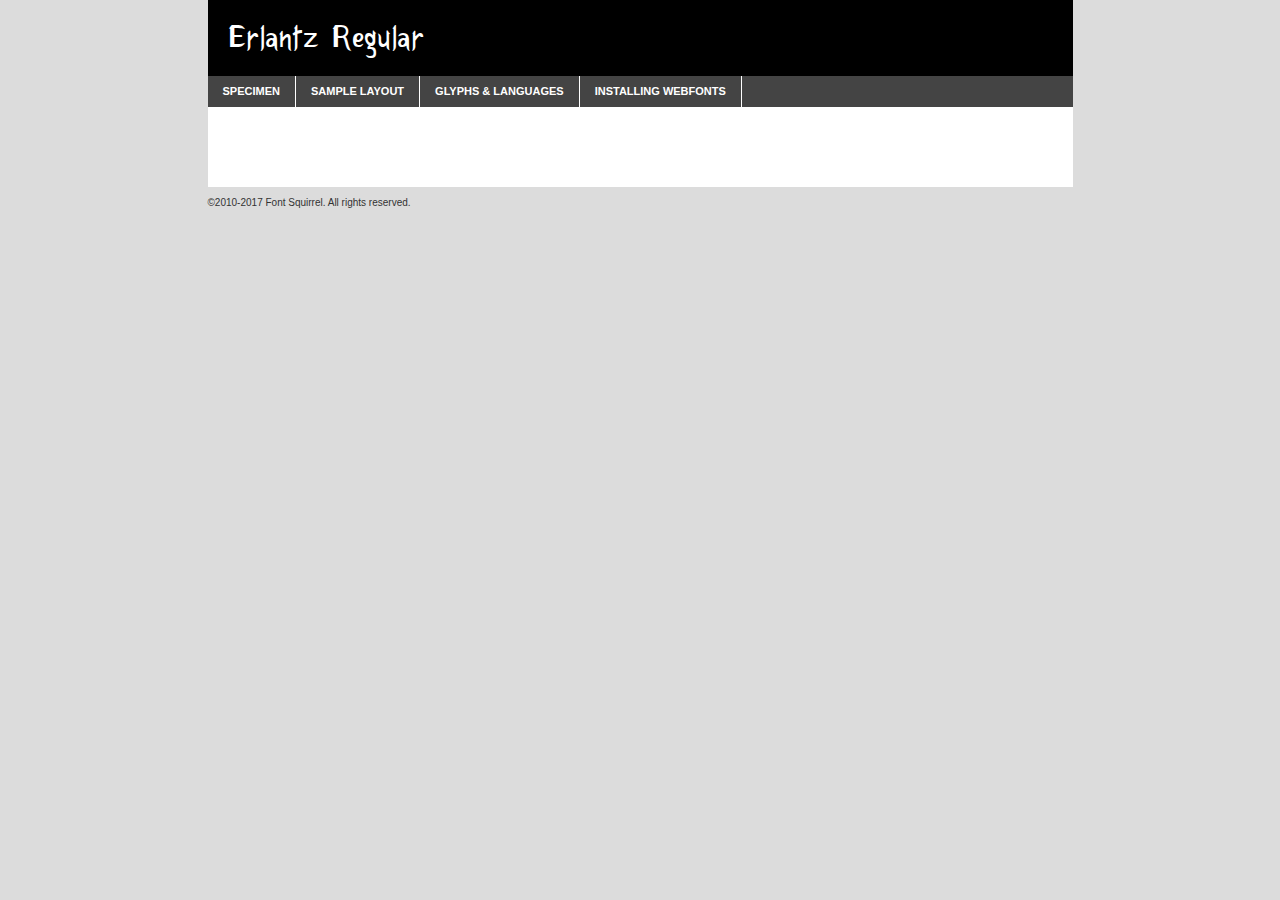
<file: webfonts/erlantz-demo.html>
<!DOCTYPE html PUBLIC "-//W3C//DTD XHTML 1.0 Transitional//EN"
	"http://www.w3.org/TR/xhtml1/DTD/xhtml1-transitional.dtd">

<html xmlns="http://www.w3.org/1999/xhtml" xml:lang="en" lang="en">
<head>
	<meta http-equiv="Content-Type" content="text/html; charset=utf-8" />
	<script src="http://ajax.googleapis.com/ajax/libs/jquery/1.7.2/jquery.min.js" type="text/javascript" charset="utf-8"></script>
	<script type="text/javascript">
	(function($){$.fn.easyTabs=function(option){var param=jQuery.extend({fadeSpeed:"fast",defaultContent:1,activeClass:'active'},option);$(this).each(function(){var thisId="#"+this.id;if(param.defaultContent==''){param.defaultContent=1;}
	if(typeof param.defaultContent=="number")
	{var defaultTab=$(thisId+" .tabs li:eq("+(param.defaultContent-1)+") a").attr('href').substr(1);}else{var defaultTab=param.defaultContent;}
	$(thisId+" .tabs li a").each(function(){var tabToHide=$(this).attr('href').substr(1);$("#"+tabToHide).addClass('easytabs-tab-content');});hideAll();changeContent(defaultTab);function hideAll(){$(thisId+" .easytabs-tab-content").hide();}
	function changeContent(tabId){hideAll();$(thisId+" .tabs li").removeClass(param.activeClass);$(thisId+" .tabs li a[href=#"+tabId+"]").closest('li').addClass(param.activeClass);if(param.fadeSpeed!="none")
	{$(thisId+" #"+tabId).fadeIn(param.fadeSpeed);}else{$(thisId+" #"+tabId).show();}}
	$(thisId+" .tabs li").click(function(){var tabId=$(this).find('a').attr('href').substr(1);changeContent(tabId);return false;});});}})(jQuery);
	</script>
	<link rel="stylesheet" href="specimen_files/specimen_stylesheet.css" type="text/css" charset="utf-8" />
	<link rel="stylesheet" href="stylesheet.css" type="text/css" charset="utf-8" />

	<style type="text/css">
					body{
				font-family: 'erlantzregular';
							}
		</style>

	<title>Erlantz Regular Specimen</title>
	
	
	<script type="text/javascript" charset="utf-8">
		$(document).ready(function() {
			$('#container').easyTabs({defaultContent:1});
		});
	</script>
</head>

<body>
<div id="container">
	<div id="header">
		Erlantz Regular	</div>
	<ul class="tabs">
		<li><a href="#specimen">Specimen</a></li>
		<li><a href="#layout">Sample Layout</a></li>
				<li><a href="#glyphs">Glyphs &amp; Languages</a></li>
		<li><a href="#installing">Installing Webfonts</a></li>
		
	</ul>
	
	<div id="main_content">

		
			<div id="specimen">
		
				<div class="section">
					<div class="grid12 firstcol">
						<div class="huge">AaBb</div>
					</div>
				</div>
		
				<div class="section">
					<div class="glyph_range">A&#x200B;B&#x200b;C&#x200b;D&#x200b;E&#x200b;F&#x200b;G&#x200b;H&#x200b;I&#x200b;J&#x200b;K&#x200b;L&#x200b;M&#x200b;N&#x200b;O&#x200b;P&#x200b;Q&#x200b;R&#x200b;S&#x200b;T&#x200b;U&#x200b;V&#x200b;W&#x200b;X&#x200b;Y&#x200b;Z&#x200b;a&#x200b;b&#x200b;c&#x200b;d&#x200b;e&#x200b;f&#x200b;g&#x200b;h&#x200b;i&#x200b;j&#x200b;k&#x200b;l&#x200b;m&#x200b;n&#x200b;o&#x200b;p&#x200b;q&#x200b;r&#x200b;s&#x200b;t&#x200b;u&#x200b;v&#x200b;w&#x200b;x&#x200b;y&#x200b;z&#x200b;1&#x200b;2&#x200b;3&#x200b;4&#x200b;5&#x200b;6&#x200b;7&#x200b;8&#x200b;9&#x200b;0&#x200b;&amp;&#x200b;.&#x200b;,&#x200b;?&#x200b;!&#x200b;&#64;&#x200b;(&#x200b;)&#x200b;#&#x200b;$&#x200b;%&#x200b;*&#x200b;+&#x200b;-&#x200b;=&#x200b;:&#x200b;;</div>
				</div>
				<div class="section">
					<div class="grid12 firstcol">
						<table class="sample_table">
							<tr><td>10</td><td class="size10">abcdefghijklmnopqrstuvwxyzABCDEFGHIJKLMNOPQRSTUVWXYZ0123456789abcdefghijklmnopqrstuvwxyzABCDEFGHIJKLMNOPQRSTUVWXYZ0123456789abcdefghijklmnopqrstuvwxyzABCDEFGHIJKLMNOPQRSTUVWXYZ</td></tr>
							<tr><td>11</td><td class="size11">abcdefghijklmnopqrstuvwxyzABCDEFGHIJKLMNOPQRSTUVWXYZ0123456789abcdefghijklmnopqrstuvwxyzABCDEFGHIJKLMNOPQRSTUVWXYZ0123456789abcdefghijklmnopqrstuvwxyzABCDEFGHIJKLMNOPQRSTUVWXYZ</td></tr>
							<tr><td>12</td><td class="size12">abcdefghijklmnopqrstuvwxyzABCDEFGHIJKLMNOPQRSTUVWXYZ0123456789abcdefghijklmnopqrstuvwxyzABCDEFGHIJKLMNOPQRSTUVWXYZ0123456789abcdefghijklmnopqrstuvwxyzABCDEFGHIJKLMNOPQRSTUVWXYZ</td></tr>
							<tr><td>13</td><td class="size13">abcdefghijklmnopqrstuvwxyzABCDEFGHIJKLMNOPQRSTUVWXYZ0123456789abcdefghijklmnopqrstuvwxyzABCDEFGHIJKLMNOPQRSTUVWXYZ0123456789abcdefghijklmnopqrstuvwxyzABCDEFGHIJKLMNOPQRSTUVWXYZ</td></tr>
							<tr><td>14</td><td class="size14">abcdefghijklmnopqrstuvwxyzABCDEFGHIJKLMNOPQRSTUVWXYZ0123456789abcdefghijklmnopqrstuvwxyzABCDEFGHIJKLMNOPQRSTUVWXYZ0123456789abcdefghijklmnopqrstuvwxyzABCDEFGHIJKLMNOPQRSTUVWXYZ</td></tr>
							<tr><td>16</td><td class="size16">abcdefghijklmnopqrstuvwxyzABCDEFGHIJKLMNOPQRSTUVWXYZ0123456789abcdefghijklmnopqrstuvwxyzABCDEFGHIJKLMNOPQRSTUVWXYZ</td></tr>
							<tr><td>18</td><td class="size18">abcdefghijklmnopqrstuvwxyzABCDEFGHIJKLMNOPQRSTUVWXYZ0123456789abcdefghijklmnopqrstuvwxyzABCDEFGHIJKLMNOPQRSTUVWXYZ</td></tr>
							<tr><td>20</td><td class="size20">abcdefghijklmnopqrstuvwxyzABCDEFGHIJKLMNOPQRSTUVWXYZ0123456789abcdefghijklmnopqrstuvwxyzABCDEFGHIJKLMNOPQRSTUVWXYZ</td></tr>
							<tr><td>24</td><td class="size24">abcdefghijklmnopqrstuvwxyzABCDEFGHIJKLMNOPQRSTUVWXYZ0123456789abcdefghijklmnopqrstuvwxyzABCDEFGHIJKLMNOPQRSTUVWXYZ</td></tr>
							<tr><td>30</td><td class="size30">abcdefghijklmnopqrstuvwxyzABCDEFGHIJKLMNOPQRSTUVWXYZ0123456789abcdefghijklmnopqrstuvwxyzABCDEFGHIJKLMNOPQRSTUVWXYZ</td></tr>
							<tr><td>36</td><td class="size36">abcdefghijklmnopqrstuvwxyzABCDEFGHIJKLMNOPQRSTUVWXYZ0123456789abcdefghijklmnopqrstuvwxyzABCDEFGHIJKLMNOPQRSTUVWXYZ</td></tr>
							<tr><td>48</td><td class="size48">abcdefghijklmnopqrstuvwxyzABCDEFGHIJKLMNOPQRSTUVWXYZ0123456789abcdefghijklmnopqrstuvwxyzABCDEFGHIJKLMNOPQRSTUVWXYZ</td></tr>
							<tr><td>60</td><td class="size60">abcdefghijklmnopqrstuvwxyzABCDEFGHIJKLMNOPQRSTUVWXYZ0123456789abcdefghijklmnopqrstuvwxyzABCDEFGHIJKLMNOPQRSTUVWXYZ</td></tr>
							<tr><td>72</td><td class="size72">abcdefghijklmnopqrstuvwxyzABCDEFGHIJKLMNOPQRSTUVWXYZ0123456789abcdefghijklmnopqrstuvwxyzABCDEFGHIJKLMNOPQRSTUVWXYZ</td></tr>
							<tr><td>90</td><td class="size90">abcdefghijklmnopqrstuvwxyzABCDEFGHIJKLMNOPQRSTUVWXYZ0123456789abcdefghijklmnopqrstuvwxyzABCDEFGHIJKLMNOPQRSTUVWXYZ</td></tr>
						</table>
				
					</div>
			
				</div>
		
		
		
								<div class="section" id="bodycomparison">


										<div id="xheight">
				<div class="fontbody">&#x25FC;&#x25FC;&#x25FC;&#x25FC;&#x25FC;&#x25FC;&#x25FC;&#x25FC;&#x25FC;&#x25FC;&#x25FC;&#x25FC;&#x25FC;&#x25FC;&#x25FC;&#x25FC;&#x25FC;&#x25FC;&#x25FC;&#x25FC;&#x25FC;&#x25FC;&#x25FC;&#x25FC;&#x25FC;&#x25FC;&#x25FC;&#x25FC;&#x25FC;&#x25FC;&#x25FC;&#x25FC;&#x25FC;&#x25FC;&#x25FC;&#x25FC;&#x25FC;&#x25FC;&#x25FC;&#x25FC;&#x25FC;&#x25FC;&#x25FC;&#x25FC;&#x25FC;&#x25FC;&#x25FC;&#x25FC;&#x25FC;&#x25FC;&#x25FC;&#x25FC;&#x25FC;&#x25FC;&#x25FC;&#x25FC;&#x25FC;&#x25FC;&#x25FC;&#x25FC;&#x25FC;&#x25FC;&#x25FC;&#x25FC;&#x25FC;&#x25FC;&#x25FC;&#x25FC;&#x25FC;&#x25FC;&#x25FC;&#x25FC;&#x25FC;&#x25FC;&#x25FC;&#x25FC;&#x25FC;&#x25FC;&#x25FC;&#x25FC;&#x25FC;&#x25FC;&#x25FC;&#x25FC;&#x25FC;&#x25FC;&#x25FC;&#x25FC;&#x25FC;&#x25FC;&#x25FC;&#x25FC;&#x25FC;&#x25FC;&#x25FC;&#x25FC;&#x25FC;&#x25FC;&#x25FC;body</div><div class="arialbody">body</div><div class="verdanabody">body</div><div class="georgiabody">body</div></div>
										<div class="fontbody" style="z-index:1">
											body<span>Erlantz Regular</span>
										</div>
										<div class="arialbody" style="z-index:1">
											body<span>Arial</span>
										</div>
										<div class="verdanabody" style="z-index:1">
											body<span>Verdana</span>
										</div>
										<div class="georgiabody" style="z-index:1">
											body<span>Georgia</span>
										</div>



								</div>
		
		
				<div class="section psample psample_row1" id="">
					
					<div class="grid2 firstcol">
						<p class="size10"><span>10.</span>Aenean lacinia bibendum nulla sed consectetur. Fusce dapibus, tellus ac cursus commodo, tortor mauris condimentum nibh, ut fermentum massa justo sit amet risus. Nullam id dolor id nibh ultricies vehicula ut id elit. Cum sociis natoque penatibus et magnis dis parturient montes, nascetur ridiculus mus. Nulla vitae elit libero, a pharetra augue.</p>
			
					</div>
					<div class="grid3">
						<p class="size11"><span>11.</span>Aenean lacinia bibendum nulla sed consectetur. Fusce dapibus, tellus ac cursus commodo, tortor mauris condimentum nibh, ut fermentum massa justo sit amet risus. Nullam id dolor id nibh ultricies vehicula ut id elit. Cum sociis natoque penatibus et magnis dis parturient montes, nascetur ridiculus mus. Nulla vitae elit libero, a pharetra augue.</p>
			
					</div>
					<div class="grid3">
						<p class="size12"><span>12.</span>Aenean lacinia bibendum nulla sed consectetur. Fusce dapibus, tellus ac cursus commodo, tortor mauris condimentum nibh, ut fermentum massa justo sit amet risus. Nullam id dolor id nibh ultricies vehicula ut id elit. Cum sociis natoque penatibus et magnis dis parturient montes, nascetur ridiculus mus. Nulla vitae elit libero, a pharetra augue.</p>
			
					</div>
					<div class="grid4">
						<p class="size13"><span>13.</span>Aenean lacinia bibendum nulla sed consectetur. Fusce dapibus, tellus ac cursus commodo, tortor mauris condimentum nibh, ut fermentum massa justo sit amet risus. Nullam id dolor id nibh ultricies vehicula ut id elit. Cum sociis natoque penatibus et magnis dis parturient montes, nascetur ridiculus mus. Nulla vitae elit libero, a pharetra augue.</p>
			
					</div>
					<div class="white_blend"></div>
					
				</div>
				<div class="section psample psample_row2" id="">
					<div class="grid3 firstcol">
						<p class="size14"><span>14.</span>Aenean lacinia bibendum nulla sed consectetur. Fusce dapibus, tellus ac cursus commodo, tortor mauris condimentum nibh, ut fermentum massa justo sit amet risus. Nullam id dolor id nibh ultricies vehicula ut id elit. Cum sociis natoque penatibus et magnis dis parturient montes, nascetur ridiculus mus. Nulla vitae elit libero, a pharetra augue.</p>
			
					</div>
					<div class="grid4">
						<p class="size16"><span>16.</span>Aenean lacinia bibendum nulla sed consectetur. Fusce dapibus, tellus ac cursus commodo, tortor mauris condimentum nibh, ut fermentum massa justo sit amet risus. Nullam id dolor id nibh ultricies vehicula ut id elit. Cum sociis natoque penatibus et magnis dis parturient montes, nascetur ridiculus mus. Nulla vitae elit libero, a pharetra augue.</p>
			
					</div>
					<div class="grid5">
						<p class="size18"><span>18.</span>Aenean lacinia bibendum nulla sed consectetur. Fusce dapibus, tellus ac cursus commodo, tortor mauris condimentum nibh, ut fermentum massa justo sit amet risus. Nullam id dolor id nibh ultricies vehicula ut id elit. Cum sociis natoque penatibus et magnis dis parturient montes, nascetur ridiculus mus. Nulla vitae elit libero, a pharetra augue.</p>
			
					</div>

					<div class="white_blend"></div>

				</div>
				
				<div class="section psample psample_row3" id="">
					<div class="grid5 firstcol">
						<p class="size20"><span>20.</span>Aenean lacinia bibendum nulla sed consectetur. Fusce dapibus, tellus ac cursus commodo, tortor mauris condimentum nibh, ut fermentum massa justo sit amet risus. Nullam id dolor id nibh ultricies vehicula ut id elit. Cum sociis natoque penatibus et magnis dis parturient montes, nascetur ridiculus mus. Nulla vitae elit libero, a pharetra augue.</p>
					</div>
					<div class="grid7">
						<p class="size24"><span>24.</span>Aenean lacinia bibendum nulla sed consectetur. Fusce dapibus, tellus ac cursus commodo, tortor mauris condimentum nibh, ut fermentum massa justo sit amet risus. Nullam id dolor id nibh ultricies vehicula ut id elit. Cum sociis natoque penatibus et magnis dis parturient montes, nascetur ridiculus mus. Nulla vitae elit libero, a pharetra augue.</p>
					</div>
					
					<div class="white_blend"></div>
					
				</div>
				
				<div class="section psample psample_row4" id="">
					<div class="grid12 firstcol">
						<p class="size30"><span>30.</span>Aenean lacinia bibendum nulla sed consectetur. Fusce dapibus, tellus ac cursus commodo, tortor mauris condimentum nibh, ut fermentum massa justo sit amet risus. Nullam id dolor id nibh ultricies vehicula ut id elit. Cum sociis natoque penatibus et magnis dis parturient montes, nascetur ridiculus mus. Nulla vitae elit libero, a pharetra augue.</p>
					</div>
					<div class="white_blend"></div>
					
				</div>
				
				
				
				<div class="section psample psample_row1 fullreverse">
					<div class="grid2 firstcol">
						<p class="size10"><span>10.</span>Aenean lacinia bibendum nulla sed consectetur. Fusce dapibus, tellus ac cursus commodo, tortor mauris condimentum nibh, ut fermentum massa justo sit amet risus. Nullam id dolor id nibh ultricies vehicula ut id elit. Cum sociis natoque penatibus et magnis dis parturient montes, nascetur ridiculus mus. Nulla vitae elit libero, a pharetra augue.</p>
			
					</div>
					<div class="grid3">
						<p class="size11"><span>11.</span>Aenean lacinia bibendum nulla sed consectetur. Fusce dapibus, tellus ac cursus commodo, tortor mauris condimentum nibh, ut fermentum massa justo sit amet risus. Nullam id dolor id nibh ultricies vehicula ut id elit. Cum sociis natoque penatibus et magnis dis parturient montes, nascetur ridiculus mus. Nulla vitae elit libero, a pharetra augue.</p>
			
					</div>
					<div class="grid3">
						<p class="size12"><span>12.</span>Aenean lacinia bibendum nulla sed consectetur. Fusce dapibus, tellus ac cursus commodo, tortor mauris condimentum nibh, ut fermentum massa justo sit amet risus. Nullam id dolor id nibh ultricies vehicula ut id elit. Cum sociis natoque penatibus et magnis dis parturient montes, nascetur ridiculus mus. Nulla vitae elit libero, a pharetra augue.</p>
			
					</div>
					<div class="grid4">
						<p class="size13"><span>13.</span>Aenean lacinia bibendum nulla sed consectetur. Fusce dapibus, tellus ac cursus commodo, tortor mauris condimentum nibh, ut fermentum massa justo sit amet risus. Nullam id dolor id nibh ultricies vehicula ut id elit. Cum sociis natoque penatibus et magnis dis parturient montes, nascetur ridiculus mus. Nulla vitae elit libero, a pharetra augue.</p>
			
					</div>
					<div class="black_blend"></div>
					
				</div>
				
				<div class="section psample psample_row2 fullreverse">
					<div class="grid3 firstcol">
						<p class="size14"><span>14.</span>Aenean lacinia bibendum nulla sed consectetur. Fusce dapibus, tellus ac cursus commodo, tortor mauris condimentum nibh, ut fermentum massa justo sit amet risus. Nullam id dolor id nibh ultricies vehicula ut id elit. Cum sociis natoque penatibus et magnis dis parturient montes, nascetur ridiculus mus. Nulla vitae elit libero, a pharetra augue.</p>
			
					</div>
					<div class="grid4">
						<p class="size16"><span>16.</span>Aenean lacinia bibendum nulla sed consectetur. Fusce dapibus, tellus ac cursus commodo, tortor mauris condimentum nibh, ut fermentum massa justo sit amet risus. Nullam id dolor id nibh ultricies vehicula ut id elit. Cum sociis natoque penatibus et magnis dis parturient montes, nascetur ridiculus mus. Nulla vitae elit libero, a pharetra augue.</p>
			
					</div>
					<div class="grid5">
						<p class="size18"><span>18.</span>Aenean lacinia bibendum nulla sed consectetur. Fusce dapibus, tellus ac cursus commodo, tortor mauris condimentum nibh, ut fermentum massa justo sit amet risus. Nullam id dolor id nibh ultricies vehicula ut id elit. Cum sociis natoque penatibus et magnis dis parturient montes, nascetur ridiculus mus. Nulla vitae elit libero, a pharetra augue.</p>
			
					</div>
					<div class="black_blend"></div>

				</div>
				
				<div class="section psample fullreverse psample_row3" id="">
					<div class="grid5 firstcol">
						<p class="size20"><span>20.</span>Aenean lacinia bibendum nulla sed consectetur. Fusce dapibus, tellus ac cursus commodo, tortor mauris condimentum nibh, ut fermentum massa justo sit amet risus. Nullam id dolor id nibh ultricies vehicula ut id elit. Cum sociis natoque penatibus et magnis dis parturient montes, nascetur ridiculus mus. Nulla vitae elit libero, a pharetra augue.</p>
					</div>
					<div class="grid7">
						<p class="size24"><span>24.</span>Aenean lacinia bibendum nulla sed consectetur. Fusce dapibus, tellus ac cursus commodo, tortor mauris condimentum nibh, ut fermentum massa justo sit amet risus. Nullam id dolor id nibh ultricies vehicula ut id elit. Cum sociis natoque penatibus et magnis dis parturient montes, nascetur ridiculus mus. Nulla vitae elit libero, a pharetra augue.</p>
					</div>
					
					<div class="black_blend"></div>
					
				</div>
				
				<div class="section psample fullreverse psample_row4" id="" style="border-bottom: 20px #000 solid;">
					<div class="grid12 firstcol">
						<p class="size30"><span>30.</span>Aenean lacinia bibendum nulla sed consectetur. Fusce dapibus, tellus ac cursus commodo, tortor mauris condimentum nibh, ut fermentum massa justo sit amet risus. Nullam id dolor id nibh ultricies vehicula ut id elit. Cum sociis natoque penatibus et magnis dis parturient montes, nascetur ridiculus mus. Nulla vitae elit libero, a pharetra augue.</p>
					</div>
					<div class="black_blend"></div>
					
				</div>
				
				
				
				
			</div>
			
			<div id="layout">
				
				<div class="section">
					
					<div class="grid12 firstcol">
						<h1>Lorem Ipsum Dolor</h1>
						<h2>Etiam porta sem malesuada magna mollis euismod</h2>
						
						<p class="byline">By <a href="#link">Aenean Lacinia</a></p>
					</div>
				</div>
				<div class="section">
					<div class="grid8 firstcol">
						<p class="large">Donec sed odio dui. Morbi leo risus, porta ac consectetur ac, vestibulum at eros. Fusce dapibus, tellus ac cursus commodo, tortor mauris condimentum nibh, ut fermentum massa justo sit amet risus. </p>

						
						<h3>Pellentesque ornare sem</h3>

						<p>Maecenas sed diam eget risus varius blandit sit amet non magna. Maecenas faucibus mollis interdum. Donec ullamcorper nulla non metus auctor fringilla. Nullam id dolor id nibh ultricies vehicula ut id elit. Nullam id dolor id nibh ultricies vehicula ut id elit. </p>

						<p>Aenean eu leo quam. Pellentesque ornare sem lacinia quam venenatis vestibulum. Lorem ipsum dolor sit amet, consectetur adipiscing elit. Cum sociis natoque penatibus et magnis dis parturient montes, nascetur ridiculus mus. </p>

						<p>Nulla vitae elit libero, a pharetra augue. Praesent commodo cursus magna, vel scelerisque nisl consectetur et. Aenean lacinia bibendum nulla sed consectetur. </p>

						<p>Nullam quis risus eget urna mollis ornare vel eu leo. Nullam quis risus eget urna mollis ornare vel eu leo. Maecenas sed diam eget risus varius blandit sit amet non magna. Donec ullamcorper nulla non metus auctor fringilla. </p>

						<h3>Cras mattis consectetur</h3>

						<p>Aenean eu leo quam. Pellentesque ornare sem lacinia quam venenatis vestibulum. Aenean lacinia bibendum nulla sed consectetur. Integer posuere erat a ante venenatis dapibus posuere velit aliquet. Cras mattis consectetur purus sit amet fermentum. </p>

						<p>Nullam id dolor id nibh ultricies vehicula ut id elit. Nullam quis risus eget urna mollis ornare vel eu leo. Cras mattis consectetur purus sit amet fermentum.</p>
					</div>
					
					<div class="grid4 sidebar">
						
						<div class="box reverse">
							<p class="last">Nullam quis risus eget urna mollis ornare vel eu leo. Donec ullamcorper nulla non metus auctor fringilla. Cras mattis consectetur purus sit amet fermentum. Sed posuere consectetur est at lobortis. Lorem ipsum dolor sit amet, consectetur adipiscing elit. </p>
						</div>
						
						<p class="caption">Maecenas sed diam eget risus varius.</p>

						<p>Vestibulum id ligula porta felis euismod semper. Integer posuere erat a ante venenatis dapibus posuere velit aliquet. Vestibulum id ligula porta felis euismod semper. Sed posuere consectetur est at lobortis. Maecenas sed diam eget risus varius blandit sit amet non magna. Fusce dapibus, tellus ac cursus commodo, tortor mauris condimentum nibh, ut fermentum massa justo sit amet risus. </p>

					

						<p>Duis mollis, est non commodo luctus, nisi erat porttitor ligula, eget lacinia odio sem nec elit. Aenean lacinia bibendum nulla sed consectetur. Vivamus sagittis lacus vel augue laoreet rutrum faucibus dolor auctor. Aenean lacinia bibendum nulla sed consectetur. Nullam quis risus eget urna mollis ornare vel eu leo. </p>

						<p>Praesent commodo cursus magna, vel scelerisque nisl consectetur et. Donec ullamcorper nulla non metus auctor fringilla. Maecenas faucibus mollis interdum. Fusce dapibus, tellus ac cursus commodo, tortor mauris condimentum nibh, ut fermentum massa justo sit amet risus. </p>

					</div>
				</div>
				
			</div>


			



		<div id="glyphs">
			<div class="section">
				<div class="grid12 firstcol">
			
				<h1>Language Support</h1>
				<p>The subset of Erlantz Regular in this kit supports the following languages:<br />
			
					Albanian, Basque, Breton, Chamorro, English, Frisian, Galician, Italian, Malagasy, Portuguese, Alsatian, Arapaho, Arrernte, Aymara, Bislama, Cebuano, Corsican, Fijian, French_creole, Gilbertese, Haitian_creole, Hiligaynon, Hmong, Hopi, Ibanag, Iloko_ilokano, Indonesian, Interglossa_glosa, Interlingua, Irish_gaelic, Jerriais, Lojban, Lombard, Luxembourgeois, Manx, Mohawk, Norfolk_pitcairnese, Occitan, Oromo, Pangasinan, Papiamento, Piedmontese, Potawatomi, Rhaeto-romance, Romansh, Rotokas, Sardinian, Scots_gaelic, Seychelles_creole, Shona, Somali, Southern_ndebele, Swahili, Swati_swazi, Tagalog_filipino_pilipino, Tetum, Tok_pisin, Uyghur_latinized, Volapuk, Warlpiri, Xhosa, Yapese, Zulu, Latinbasic, Demo				</p>
				<h1>Glyph Chart</h1>
				<p>The subset of Erlantz Regular in this kit includes all the glyphs listed below. Unicode entities are included above each glyph to help you insert individual characters into your layout.</p>
				<div id="glyph_chart">
			
																				 <div><p>&amp;#32;</p>&#32;</div>
																				 <div><p>&amp;#33;</p>&#33;</div>
																				 <div><p>&amp;#34;</p>&#34;</div>
																				 <div><p>&amp;#35;</p>&#35;</div>
																				 <div><p>&amp;#36;</p>&#36;</div>
																				 <div><p>&amp;#39;</p>&#39;</div>
																				 <div><p>&amp;#40;</p>&#40;</div>
																				 <div><p>&amp;#41;</p>&#41;</div>
																				 <div><p>&amp;#42;</p>&#42;</div>
																				 <div><p>&amp;#43;</p>&#43;</div>
																				 <div><p>&amp;#44;</p>&#44;</div>
																				 <div><p>&amp;#45;</p>&#45;</div>
																				 <div><p>&amp;#46;</p>&#46;</div>
																				 <div><p>&amp;#47;</p>&#47;</div>
																				 <div><p>&amp;#48;</p>&#48;</div>
																				 <div><p>&amp;#49;</p>&#49;</div>
																				 <div><p>&amp;#50;</p>&#50;</div>
																				 <div><p>&amp;#51;</p>&#51;</div>
																				 <div><p>&amp;#52;</p>&#52;</div>
																				 <div><p>&amp;#53;</p>&#53;</div>
																				 <div><p>&amp;#54;</p>&#54;</div>
																				 <div><p>&amp;#55;</p>&#55;</div>
																				 <div><p>&amp;#56;</p>&#56;</div>
																				 <div><p>&amp;#57;</p>&#57;</div>
																				 <div><p>&amp;#58;</p>&#58;</div>
																				 <div><p>&amp;#59;</p>&#59;</div>
																				 <div><p>&amp;#60;</p>&#60;</div>
																				 <div><p>&amp;#61;</p>&#61;</div>
																				 <div><p>&amp;#62;</p>&#62;</div>
																				 <div><p>&amp;#63;</p>&#63;</div>
																				 <div><p>&amp;#64;</p>&#64;</div>
																				 <div><p>&amp;#65;</p>&#65;</div>
																				 <div><p>&amp;#66;</p>&#66;</div>
																				 <div><p>&amp;#67;</p>&#67;</div>
																				 <div><p>&amp;#68;</p>&#68;</div>
																				 <div><p>&amp;#69;</p>&#69;</div>
																				 <div><p>&amp;#70;</p>&#70;</div>
																				 <div><p>&amp;#71;</p>&#71;</div>
																				 <div><p>&amp;#72;</p>&#72;</div>
																				 <div><p>&amp;#73;</p>&#73;</div>
																				 <div><p>&amp;#74;</p>&#74;</div>
																				 <div><p>&amp;#75;</p>&#75;</div>
																				 <div><p>&amp;#76;</p>&#76;</div>
																				 <div><p>&amp;#77;</p>&#77;</div>
																				 <div><p>&amp;#78;</p>&#78;</div>
																				 <div><p>&amp;#79;</p>&#79;</div>
																				 <div><p>&amp;#80;</p>&#80;</div>
																				 <div><p>&amp;#81;</p>&#81;</div>
																				 <div><p>&amp;#82;</p>&#82;</div>
																				 <div><p>&amp;#83;</p>&#83;</div>
																				 <div><p>&amp;#84;</p>&#84;</div>
																				 <div><p>&amp;#85;</p>&#85;</div>
																				 <div><p>&amp;#86;</p>&#86;</div>
																				 <div><p>&amp;#87;</p>&#87;</div>
																				 <div><p>&amp;#88;</p>&#88;</div>
																				 <div><p>&amp;#89;</p>&#89;</div>
																				 <div><p>&amp;#90;</p>&#90;</div>
																				 <div><p>&amp;#91;</p>&#91;</div>
																				 <div><p>&amp;#92;</p>&#92;</div>
																				 <div><p>&amp;#93;</p>&#93;</div>
																				 <div><p>&amp;#94;</p>&#94;</div>
																				 <div><p>&amp;#95;</p>&#95;</div>
																				 <div><p>&amp;#96;</p>&#96;</div>
																				 <div><p>&amp;#97;</p>&#97;</div>
																				 <div><p>&amp;#98;</p>&#98;</div>
																				 <div><p>&amp;#99;</p>&#99;</div>
																				 <div><p>&amp;#100;</p>&#100;</div>
																				 <div><p>&amp;#101;</p>&#101;</div>
																				 <div><p>&amp;#102;</p>&#102;</div>
																				 <div><p>&amp;#103;</p>&#103;</div>
																				 <div><p>&amp;#104;</p>&#104;</div>
																				 <div><p>&amp;#105;</p>&#105;</div>
																				 <div><p>&amp;#106;</p>&#106;</div>
																				 <div><p>&amp;#107;</p>&#107;</div>
																				 <div><p>&amp;#108;</p>&#108;</div>
																				 <div><p>&amp;#109;</p>&#109;</div>
																				 <div><p>&amp;#110;</p>&#110;</div>
																				 <div><p>&amp;#111;</p>&#111;</div>
																				 <div><p>&amp;#112;</p>&#112;</div>
																				 <div><p>&amp;#113;</p>&#113;</div>
																				 <div><p>&amp;#114;</p>&#114;</div>
																				 <div><p>&amp;#115;</p>&#115;</div>
																				 <div><p>&amp;#116;</p>&#116;</div>
																				 <div><p>&amp;#117;</p>&#117;</div>
																				 <div><p>&amp;#118;</p>&#118;</div>
																				 <div><p>&amp;#119;</p>&#119;</div>
																				 <div><p>&amp;#120;</p>&#120;</div>
																				 <div><p>&amp;#121;</p>&#121;</div>
																				 <div><p>&amp;#122;</p>&#122;</div>
																				 <div><p>&amp;#123;</p>&#123;</div>
																				 <div><p>&amp;#124;</p>&#124;</div>
																				 <div><p>&amp;#125;</p>&#125;</div>
																				 <div><p>&amp;#126;</p>&#126;</div>
																				 <div><p>&amp;#160;</p>&#160;</div>
																				 <div><p>&amp;#168;</p>&#168;</div>
																				 <div><p>&amp;#173;</p>&#173;</div>
																				 <div><p>&amp;#176;</p>&#176;</div>
																				 <div><p>&amp;#180;</p>&#180;</div>
																				 <div><p>&amp;#183;</p>&#183;</div>
																				 <div><p>&amp;#184;</p>&#184;</div>
																				 <div><p>&amp;#192;</p>&#192;</div>
																				 <div><p>&amp;#193;</p>&#193;</div>
																				 <div><p>&amp;#194;</p>&#194;</div>
																				 <div><p>&amp;#195;</p>&#195;</div>
																				 <div><p>&amp;#196;</p>&#196;</div>
																				 <div><p>&amp;#199;</p>&#199;</div>
																				 <div><p>&amp;#200;</p>&#200;</div>
																				 <div><p>&amp;#201;</p>&#201;</div>
																				 <div><p>&amp;#202;</p>&#202;</div>
																				 <div><p>&amp;#203;</p>&#203;</div>
																				 <div><p>&amp;#204;</p>&#204;</div>
																				 <div><p>&amp;#205;</p>&#205;</div>
																				 <div><p>&amp;#206;</p>&#206;</div>
																				 <div><p>&amp;#207;</p>&#207;</div>
																				 <div><p>&amp;#209;</p>&#209;</div>
																				 <div><p>&amp;#210;</p>&#210;</div>
																				 <div><p>&amp;#211;</p>&#211;</div>
																				 <div><p>&amp;#212;</p>&#212;</div>
																				 <div><p>&amp;#213;</p>&#213;</div>
																				 <div><p>&amp;#214;</p>&#214;</div>
																				 <div><p>&amp;#217;</p>&#217;</div>
																				 <div><p>&amp;#218;</p>&#218;</div>
																				 <div><p>&amp;#219;</p>&#219;</div>
																				 <div><p>&amp;#220;</p>&#220;</div>
																				 <div><p>&amp;#221;</p>&#221;</div>
																				 <div><p>&amp;#224;</p>&#224;</div>
																				 <div><p>&amp;#225;</p>&#225;</div>
																				 <div><p>&amp;#226;</p>&#226;</div>
																				 <div><p>&amp;#227;</p>&#227;</div>
																				 <div><p>&amp;#228;</p>&#228;</div>
																				 <div><p>&amp;#231;</p>&#231;</div>
																				 <div><p>&amp;#232;</p>&#232;</div>
																				 <div><p>&amp;#233;</p>&#233;</div>
																				 <div><p>&amp;#234;</p>&#234;</div>
																				 <div><p>&amp;#235;</p>&#235;</div>
																				 <div><p>&amp;#236;</p>&#236;</div>
																				 <div><p>&amp;#237;</p>&#237;</div>
																				 <div><p>&amp;#238;</p>&#238;</div>
																				 <div><p>&amp;#239;</p>&#239;</div>
																				 <div><p>&amp;#241;</p>&#241;</div>
																				 <div><p>&amp;#242;</p>&#242;</div>
																				 <div><p>&amp;#243;</p>&#243;</div>
																				 <div><p>&amp;#244;</p>&#244;</div>
																				 <div><p>&amp;#245;</p>&#245;</div>
																				 <div><p>&amp;#246;</p>&#246;</div>
																				 <div><p>&amp;#247;</p>&#247;</div>
																				 <div><p>&amp;#249;</p>&#249;</div>
																				 <div><p>&amp;#250;</p>&#250;</div>
																				 <div><p>&amp;#251;</p>&#251;</div>
																				 <div><p>&amp;#252;</p>&#252;</div>
																				 <div><p>&amp;#253;</p>&#253;</div>
																				 <div><p>&amp;#710;</p>&#710;</div>
																				 <div><p>&amp;#732;</p>&#732;</div>
																				 <div><p>&amp;#8192;</p>&#8192;</div>
																				 <div><p>&amp;#8193;</p>&#8193;</div>
																				 <div><p>&amp;#8194;</p>&#8194;</div>
																				 <div><p>&amp;#8195;</p>&#8195;</div>
																				 <div><p>&amp;#8196;</p>&#8196;</div>
																				 <div><p>&amp;#8197;</p>&#8197;</div>
																				 <div><p>&amp;#8198;</p>&#8198;</div>
																				 <div><p>&amp;#8199;</p>&#8199;</div>
																				 <div><p>&amp;#8200;</p>&#8200;</div>
																				 <div><p>&amp;#8201;</p>&#8201;</div>
																				 <div><p>&amp;#8202;</p>&#8202;</div>
																				 <div><p>&amp;#8208;</p>&#8208;</div>
																				 <div><p>&amp;#8209;</p>&#8209;</div>
																				 <div><p>&amp;#8210;</p>&#8210;</div>
																				 <div><p>&amp;#8211;</p>&#8211;</div>
																				 <div><p>&amp;#8212;</p>&#8212;</div>
																				 <div><p>&amp;#8216;</p>&#8216;</div>
																				 <div><p>&amp;#8217;</p>&#8217;</div>
																				 <div><p>&amp;#8218;</p>&#8218;</div>
																				 <div><p>&amp;#8220;</p>&#8220;</div>
																				 <div><p>&amp;#8221;</p>&#8221;</div>
																				 <div><p>&amp;#8222;</p>&#8222;</div>
																				 <div><p>&amp;#8226;</p>&#8226;</div>
																				 <div><p>&amp;#8230;</p>&#8230;</div>
																				 <div><p>&amp;#8239;</p>&#8239;</div>
																				 <div><p>&amp;#8287;</p>&#8287;</div>
																				 <div><p>&amp;#9724;</p>&#9724;</div>
																																																</div>	
				</div>
		
		
			</div>
		</div>
		
		
		<div id="specs">
			
		</div>
	
		<div id="installing">
			<div class="section">
				<div class="grid7 firstcol">
					<h1>Installing Webfonts</h1>
					
					<p>Webfonts are supported by all major browser platforms but not all in the same way. There are currently four different font formats that must be included in order to target all browsers. This includes TTF, WOFF, EOT and SVG.</p>
					
					<h2>1. Upload your webfonts</h2>
					<p>You must upload your webfont kit to your website. They should be in or near the same directory as your CSS files.</p>
					
					<h2>2. Include the webfont stylesheet</h2>
					<p>A special CSS @font-face declaration helps the various browsers select the appropriate font it needs without causing you a bunch of headaches. Learn more about this syntax by reading the <a href="https://www.fontspring.com/blog/further-hardening-of-the-bulletproof-syntax">Fontspring blog post</a> about it. The code for it is as follows:</p>


<code>
@font-face{ 
	font-family: 'MyWebFont';
	src: url('WebFont.eot');
	src: url('WebFont.eot?#iefix') format('embedded-opentype'),
	     url('WebFont.woff') format('woff'),
	     url('WebFont.ttf') format('truetype'),
	     url('WebFont.svg#webfont') format('svg');
}
</code>

	<p>We've already gone ahead and generated the code for you. All you have to do is link to the stylesheet in your HTML, like this:</p>
	<code>&lt;link rel=&quot;stylesheet&quot; href=&quot;stylesheet.css&quot; type=&quot;text/css&quot; charset=&quot;utf-8&quot; /&gt;</code>

					<h2>3. Modify your own stylesheet</h2>
					<p>To take advantage of your new fonts, you must tell your stylesheet to use them. Look at the original @font-face declaration above and find the property called "font-family." The name linked there will be what you use to reference the font. Prepend that webfont name to the font stack in the "font-family" property, inside the selector you want to change. For example:</p>
<code>p { font-family: 'WebFont', Arial, sans-serif; }</code>

<h2>4. Test</h2>
<p>Getting webfonts to work cross-browser <em>can</em> be tricky. Use the information in the sidebar to help you if you find that fonts aren't loading in a particular browser.</p>
				</div>
				
				<div class="grid5 sidebar">
					<div class="box">
						<h2>Troubleshooting<br />Font-Face Problems</h2>
						<p>Having trouble getting your webfonts to load in your new website? Here are some tips to sort out what might be the problem.</p>

						<h3>Fonts not showing in any browser</h3>

						<p>This sounds like you need to work on the plumbing. You either did not upload the fonts to the correct directory, or you did not link the fonts properly in the CSS. If you've confirmed that all this is correct and you still have a problem, take a look at your .htaccess file and see if requests are getting intercepted.</p>

						<h3>Fonts not loading in iPhone or iPad</h3>

						<p>The most common problem here is that you are serving the fonts from an IIS server. IIS refuses to serve files that have unknown MIME types. If that is the case, you must set the MIME type for SVG to "image/svg+xml" in the server settings. Follow these instructions from Microsoft if you need help.</p>

						<h3>Fonts not loading in Firefox</h3>

						<p>The primary reason for this failure? You are still using a version Firefox older than 3.5. So upgrade already! If that isn't it, then you are very likely serving fonts from a different domain. Firefox requires that all font assets be served from the same domain. Lastly it is possible that you need to add WOFF to your list of MIME types (if you are serving via IIS.)</p>

						<h3>Fonts not loading in IE</h3>

						<p>Are you looking at Internet Explorer on an actual Windows machine or are you cheating by using a service like Adobe BrowserLab? Many of these screenshot services do not render @font-face for IE. Best to test it on a real machine.</p>

						<h3>Fonts not loading in IE9</h3>

						<p>IE9, like Firefox, requires that fonts be served from the same domain as the website. Make sure that is the case.</p>
					</div>
				</div>
			</div>
			
		</div>
	
	</div>
	<div id="footer">
		<p>&copy;2010-2017 Font Squirrel. All rights reserved.</p>
	</div>
</div>
</body>
</html>
</file>
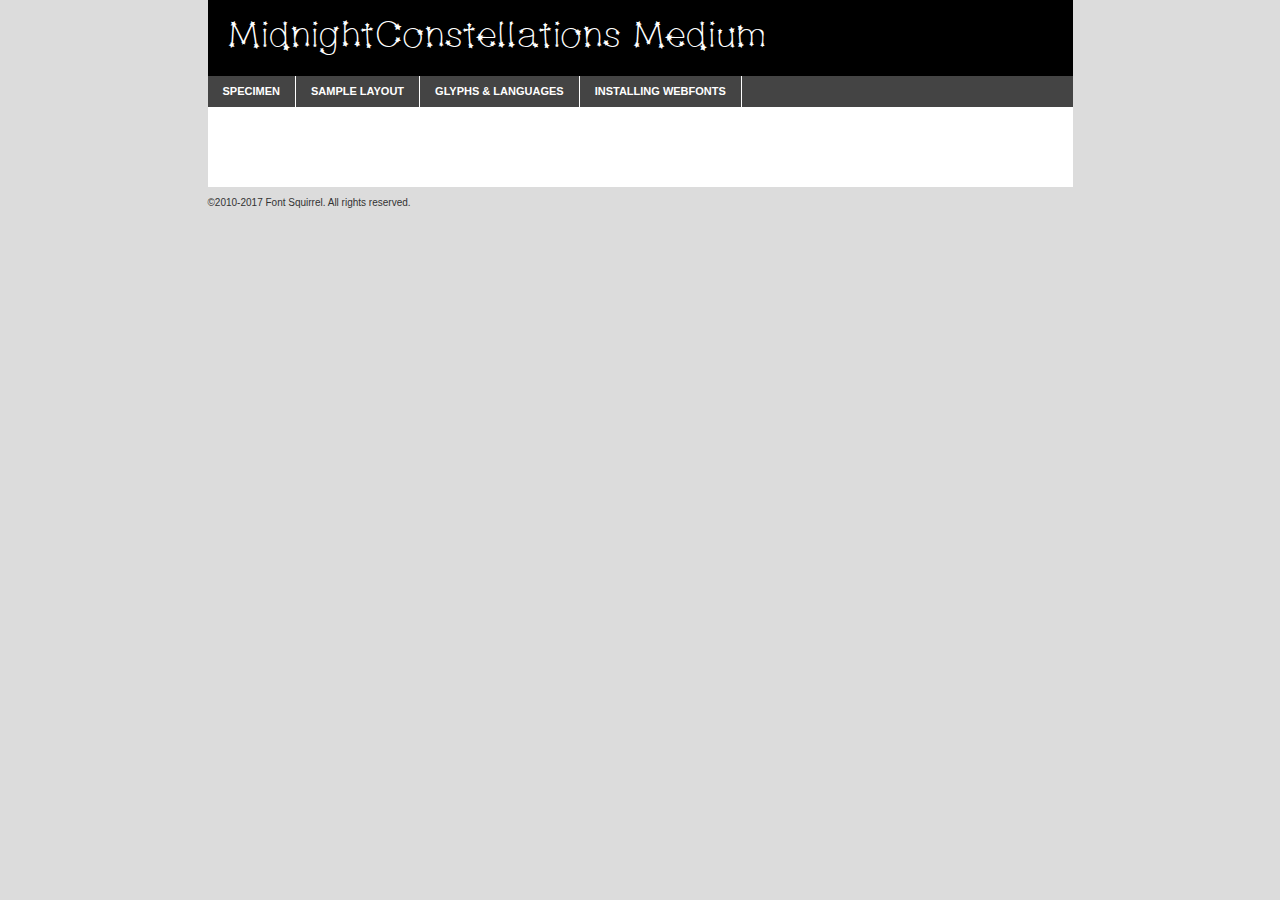
<file: webfonts/midnightconstellations-demo.html>
<!DOCTYPE html PUBLIC "-//W3C//DTD XHTML 1.0 Transitional//EN"
	"http://www.w3.org/TR/xhtml1/DTD/xhtml1-transitional.dtd">

<html xmlns="http://www.w3.org/1999/xhtml" xml:lang="en" lang="en">
<head>
	<meta http-equiv="Content-Type" content="text/html; charset=utf-8" />
	<script src="http://ajax.googleapis.com/ajax/libs/jquery/1.7.2/jquery.min.js" type="text/javascript" charset="utf-8"></script>
	<script type="text/javascript">
	(function($){$.fn.easyTabs=function(option){var param=jQuery.extend({fadeSpeed:"fast",defaultContent:1,activeClass:'active'},option);$(this).each(function(){var thisId="#"+this.id;if(param.defaultContent==''){param.defaultContent=1;}
	if(typeof param.defaultContent=="number")
	{var defaultTab=$(thisId+" .tabs li:eq("+(param.defaultContent-1)+") a").attr('href').substr(1);}else{var defaultTab=param.defaultContent;}
	$(thisId+" .tabs li a").each(function(){var tabToHide=$(this).attr('href').substr(1);$("#"+tabToHide).addClass('easytabs-tab-content');});hideAll();changeContent(defaultTab);function hideAll(){$(thisId+" .easytabs-tab-content").hide();}
	function changeContent(tabId){hideAll();$(thisId+" .tabs li").removeClass(param.activeClass);$(thisId+" .tabs li a[href=#"+tabId+"]").closest('li').addClass(param.activeClass);if(param.fadeSpeed!="none")
	{$(thisId+" #"+tabId).fadeIn(param.fadeSpeed);}else{$(thisId+" #"+tabId).show();}}
	$(thisId+" .tabs li").click(function(){var tabId=$(this).find('a').attr('href').substr(1);changeContent(tabId);return false;});});}})(jQuery);
	</script>
	<link rel="stylesheet" href="specimen_files/specimen_stylesheet.css" type="text/css" charset="utf-8" />
	<link rel="stylesheet" href="stylesheet.css" type="text/css" charset="utf-8" />

	<style type="text/css">
					body{
				font-family: 'midnightconstellationsmedium';
							}
		</style>

	<title>MidnightConstellations Medium Specimen</title>
	
	
	<script type="text/javascript" charset="utf-8">
		$(document).ready(function() {
			$('#container').easyTabs({defaultContent:1});
		});
	</script>
</head>

<body>
<div id="container">
	<div id="header">
		MidnightConstellations Medium	</div>
	<ul class="tabs">
		<li><a href="#specimen">Specimen</a></li>
		<li><a href="#layout">Sample Layout</a></li>
				<li><a href="#glyphs">Glyphs &amp; Languages</a></li>
		<li><a href="#installing">Installing Webfonts</a></li>
		
	</ul>
	
	<div id="main_content">

		
			<div id="specimen">
		
				<div class="section">
					<div class="grid12 firstcol">
						<div class="huge">AaBb</div>
					</div>
				</div>
		
				<div class="section">
					<div class="glyph_range">A&#x200B;B&#x200b;C&#x200b;D&#x200b;E&#x200b;F&#x200b;G&#x200b;H&#x200b;I&#x200b;J&#x200b;K&#x200b;L&#x200b;M&#x200b;N&#x200b;O&#x200b;P&#x200b;Q&#x200b;R&#x200b;S&#x200b;T&#x200b;U&#x200b;V&#x200b;W&#x200b;X&#x200b;Y&#x200b;Z&#x200b;a&#x200b;b&#x200b;c&#x200b;d&#x200b;e&#x200b;f&#x200b;g&#x200b;h&#x200b;i&#x200b;j&#x200b;k&#x200b;l&#x200b;m&#x200b;n&#x200b;o&#x200b;p&#x200b;q&#x200b;r&#x200b;s&#x200b;t&#x200b;u&#x200b;v&#x200b;w&#x200b;x&#x200b;y&#x200b;z&#x200b;1&#x200b;2&#x200b;3&#x200b;4&#x200b;5&#x200b;6&#x200b;7&#x200b;8&#x200b;9&#x200b;0&#x200b;&amp;&#x200b;.&#x200b;,&#x200b;?&#x200b;!&#x200b;&#64;&#x200b;(&#x200b;)&#x200b;#&#x200b;$&#x200b;%&#x200b;*&#x200b;+&#x200b;-&#x200b;=&#x200b;:&#x200b;;</div>
				</div>
				<div class="section">
					<div class="grid12 firstcol">
						<table class="sample_table">
							<tr><td>10</td><td class="size10">abcdefghijklmnopqrstuvwxyzABCDEFGHIJKLMNOPQRSTUVWXYZ0123456789abcdefghijklmnopqrstuvwxyzABCDEFGHIJKLMNOPQRSTUVWXYZ0123456789abcdefghijklmnopqrstuvwxyzABCDEFGHIJKLMNOPQRSTUVWXYZ</td></tr>
							<tr><td>11</td><td class="size11">abcdefghijklmnopqrstuvwxyzABCDEFGHIJKLMNOPQRSTUVWXYZ0123456789abcdefghijklmnopqrstuvwxyzABCDEFGHIJKLMNOPQRSTUVWXYZ0123456789abcdefghijklmnopqrstuvwxyzABCDEFGHIJKLMNOPQRSTUVWXYZ</td></tr>
							<tr><td>12</td><td class="size12">abcdefghijklmnopqrstuvwxyzABCDEFGHIJKLMNOPQRSTUVWXYZ0123456789abcdefghijklmnopqrstuvwxyzABCDEFGHIJKLMNOPQRSTUVWXYZ0123456789abcdefghijklmnopqrstuvwxyzABCDEFGHIJKLMNOPQRSTUVWXYZ</td></tr>
							<tr><td>13</td><td class="size13">abcdefghijklmnopqrstuvwxyzABCDEFGHIJKLMNOPQRSTUVWXYZ0123456789abcdefghijklmnopqrstuvwxyzABCDEFGHIJKLMNOPQRSTUVWXYZ0123456789abcdefghijklmnopqrstuvwxyzABCDEFGHIJKLMNOPQRSTUVWXYZ</td></tr>
							<tr><td>14</td><td class="size14">abcdefghijklmnopqrstuvwxyzABCDEFGHIJKLMNOPQRSTUVWXYZ0123456789abcdefghijklmnopqrstuvwxyzABCDEFGHIJKLMNOPQRSTUVWXYZ0123456789abcdefghijklmnopqrstuvwxyzABCDEFGHIJKLMNOPQRSTUVWXYZ</td></tr>
							<tr><td>16</td><td class="size16">abcdefghijklmnopqrstuvwxyzABCDEFGHIJKLMNOPQRSTUVWXYZ0123456789abcdefghijklmnopqrstuvwxyzABCDEFGHIJKLMNOPQRSTUVWXYZ</td></tr>
							<tr><td>18</td><td class="size18">abcdefghijklmnopqrstuvwxyzABCDEFGHIJKLMNOPQRSTUVWXYZ0123456789abcdefghijklmnopqrstuvwxyzABCDEFGHIJKLMNOPQRSTUVWXYZ</td></tr>
							<tr><td>20</td><td class="size20">abcdefghijklmnopqrstuvwxyzABCDEFGHIJKLMNOPQRSTUVWXYZ0123456789abcdefghijklmnopqrstuvwxyzABCDEFGHIJKLMNOPQRSTUVWXYZ</td></tr>
							<tr><td>24</td><td class="size24">abcdefghijklmnopqrstuvwxyzABCDEFGHIJKLMNOPQRSTUVWXYZ0123456789abcdefghijklmnopqrstuvwxyzABCDEFGHIJKLMNOPQRSTUVWXYZ</td></tr>
							<tr><td>30</td><td class="size30">abcdefghijklmnopqrstuvwxyzABCDEFGHIJKLMNOPQRSTUVWXYZ0123456789abcdefghijklmnopqrstuvwxyzABCDEFGHIJKLMNOPQRSTUVWXYZ</td></tr>
							<tr><td>36</td><td class="size36">abcdefghijklmnopqrstuvwxyzABCDEFGHIJKLMNOPQRSTUVWXYZ0123456789abcdefghijklmnopqrstuvwxyzABCDEFGHIJKLMNOPQRSTUVWXYZ</td></tr>
							<tr><td>48</td><td class="size48">abcdefghijklmnopqrstuvwxyzABCDEFGHIJKLMNOPQRSTUVWXYZ0123456789abcdefghijklmnopqrstuvwxyzABCDEFGHIJKLMNOPQRSTUVWXYZ</td></tr>
							<tr><td>60</td><td class="size60">abcdefghijklmnopqrstuvwxyzABCDEFGHIJKLMNOPQRSTUVWXYZ0123456789abcdefghijklmnopqrstuvwxyzABCDEFGHIJKLMNOPQRSTUVWXYZ</td></tr>
							<tr><td>72</td><td class="size72">abcdefghijklmnopqrstuvwxyzABCDEFGHIJKLMNOPQRSTUVWXYZ0123456789abcdefghijklmnopqrstuvwxyzABCDEFGHIJKLMNOPQRSTUVWXYZ</td></tr>
							<tr><td>90</td><td class="size90">abcdefghijklmnopqrstuvwxyzABCDEFGHIJKLMNOPQRSTUVWXYZ0123456789abcdefghijklmnopqrstuvwxyzABCDEFGHIJKLMNOPQRSTUVWXYZ</td></tr>
						</table>
				
					</div>
			
				</div>
		
		
		
								<div class="section" id="bodycomparison">


										<div id="xheight">
				<div class="fontbody">&#x25FC;&#x25FC;&#x25FC;&#x25FC;&#x25FC;&#x25FC;&#x25FC;&#x25FC;&#x25FC;&#x25FC;&#x25FC;&#x25FC;&#x25FC;&#x25FC;&#x25FC;&#x25FC;&#x25FC;&#x25FC;&#x25FC;&#x25FC;&#x25FC;&#x25FC;&#x25FC;&#x25FC;&#x25FC;&#x25FC;&#x25FC;&#x25FC;&#x25FC;&#x25FC;&#x25FC;&#x25FC;&#x25FC;&#x25FC;&#x25FC;&#x25FC;&#x25FC;&#x25FC;&#x25FC;&#x25FC;&#x25FC;&#x25FC;&#x25FC;&#x25FC;&#x25FC;&#x25FC;&#x25FC;&#x25FC;&#x25FC;&#x25FC;&#x25FC;&#x25FC;&#x25FC;&#x25FC;&#x25FC;&#x25FC;&#x25FC;&#x25FC;&#x25FC;&#x25FC;&#x25FC;&#x25FC;&#x25FC;&#x25FC;&#x25FC;&#x25FC;&#x25FC;&#x25FC;&#x25FC;&#x25FC;&#x25FC;&#x25FC;&#x25FC;&#x25FC;&#x25FC;&#x25FC;&#x25FC;&#x25FC;&#x25FC;&#x25FC;&#x25FC;&#x25FC;&#x25FC;&#x25FC;&#x25FC;&#x25FC;&#x25FC;&#x25FC;&#x25FC;&#x25FC;&#x25FC;&#x25FC;&#x25FC;&#x25FC;&#x25FC;&#x25FC;&#x25FC;&#x25FC;&#x25FC;body</div><div class="arialbody">body</div><div class="verdanabody">body</div><div class="georgiabody">body</div></div>
										<div class="fontbody" style="z-index:1">
											body<span>MidnightConstellations Medium</span>
										</div>
										<div class="arialbody" style="z-index:1">
											body<span>Arial</span>
										</div>
										<div class="verdanabody" style="z-index:1">
											body<span>Verdana</span>
										</div>
										<div class="georgiabody" style="z-index:1">
											body<span>Georgia</span>
										</div>



								</div>
		
		
				<div class="section psample psample_row1" id="">
					
					<div class="grid2 firstcol">
						<p class="size10"><span>10.</span>Aenean lacinia bibendum nulla sed consectetur. Fusce dapibus, tellus ac cursus commodo, tortor mauris condimentum nibh, ut fermentum massa justo sit amet risus. Nullam id dolor id nibh ultricies vehicula ut id elit. Cum sociis natoque penatibus et magnis dis parturient montes, nascetur ridiculus mus. Nulla vitae elit libero, a pharetra augue.</p>
			
					</div>
					<div class="grid3">
						<p class="size11"><span>11.</span>Aenean lacinia bibendum nulla sed consectetur. Fusce dapibus, tellus ac cursus commodo, tortor mauris condimentum nibh, ut fermentum massa justo sit amet risus. Nullam id dolor id nibh ultricies vehicula ut id elit. Cum sociis natoque penatibus et magnis dis parturient montes, nascetur ridiculus mus. Nulla vitae elit libero, a pharetra augue.</p>
			
					</div>
					<div class="grid3">
						<p class="size12"><span>12.</span>Aenean lacinia bibendum nulla sed consectetur. Fusce dapibus, tellus ac cursus commodo, tortor mauris condimentum nibh, ut fermentum massa justo sit amet risus. Nullam id dolor id nibh ultricies vehicula ut id elit. Cum sociis natoque penatibus et magnis dis parturient montes, nascetur ridiculus mus. Nulla vitae elit libero, a pharetra augue.</p>
			
					</div>
					<div class="grid4">
						<p class="size13"><span>13.</span>Aenean lacinia bibendum nulla sed consectetur. Fusce dapibus, tellus ac cursus commodo, tortor mauris condimentum nibh, ut fermentum massa justo sit amet risus. Nullam id dolor id nibh ultricies vehicula ut id elit. Cum sociis natoque penatibus et magnis dis parturient montes, nascetur ridiculus mus. Nulla vitae elit libero, a pharetra augue.</p>
			
					</div>
					<div class="white_blend"></div>
					
				</div>
				<div class="section psample psample_row2" id="">
					<div class="grid3 firstcol">
						<p class="size14"><span>14.</span>Aenean lacinia bibendum nulla sed consectetur. Fusce dapibus, tellus ac cursus commodo, tortor mauris condimentum nibh, ut fermentum massa justo sit amet risus. Nullam id dolor id nibh ultricies vehicula ut id elit. Cum sociis natoque penatibus et magnis dis parturient montes, nascetur ridiculus mus. Nulla vitae elit libero, a pharetra augue.</p>
			
					</div>
					<div class="grid4">
						<p class="size16"><span>16.</span>Aenean lacinia bibendum nulla sed consectetur. Fusce dapibus, tellus ac cursus commodo, tortor mauris condimentum nibh, ut fermentum massa justo sit amet risus. Nullam id dolor id nibh ultricies vehicula ut id elit. Cum sociis natoque penatibus et magnis dis parturient montes, nascetur ridiculus mus. Nulla vitae elit libero, a pharetra augue.</p>
			
					</div>
					<div class="grid5">
						<p class="size18"><span>18.</span>Aenean lacinia bibendum nulla sed consectetur. Fusce dapibus, tellus ac cursus commodo, tortor mauris condimentum nibh, ut fermentum massa justo sit amet risus. Nullam id dolor id nibh ultricies vehicula ut id elit. Cum sociis natoque penatibus et magnis dis parturient montes, nascetur ridiculus mus. Nulla vitae elit libero, a pharetra augue.</p>
			
					</div>

					<div class="white_blend"></div>

				</div>
				
				<div class="section psample psample_row3" id="">
					<div class="grid5 firstcol">
						<p class="size20"><span>20.</span>Aenean lacinia bibendum nulla sed consectetur. Fusce dapibus, tellus ac cursus commodo, tortor mauris condimentum nibh, ut fermentum massa justo sit amet risus. Nullam id dolor id nibh ultricies vehicula ut id elit. Cum sociis natoque penatibus et magnis dis parturient montes, nascetur ridiculus mus. Nulla vitae elit libero, a pharetra augue.</p>
					</div>
					<div class="grid7">
						<p class="size24"><span>24.</span>Aenean lacinia bibendum nulla sed consectetur. Fusce dapibus, tellus ac cursus commodo, tortor mauris condimentum nibh, ut fermentum massa justo sit amet risus. Nullam id dolor id nibh ultricies vehicula ut id elit. Cum sociis natoque penatibus et magnis dis parturient montes, nascetur ridiculus mus. Nulla vitae elit libero, a pharetra augue.</p>
					</div>
					
					<div class="white_blend"></div>
					
				</div>
				
				<div class="section psample psample_row4" id="">
					<div class="grid12 firstcol">
						<p class="size30"><span>30.</span>Aenean lacinia bibendum nulla sed consectetur. Fusce dapibus, tellus ac cursus commodo, tortor mauris condimentum nibh, ut fermentum massa justo sit amet risus. Nullam id dolor id nibh ultricies vehicula ut id elit. Cum sociis natoque penatibus et magnis dis parturient montes, nascetur ridiculus mus. Nulla vitae elit libero, a pharetra augue.</p>
					</div>
					<div class="white_blend"></div>
					
				</div>
				
				
				
				<div class="section psample psample_row1 fullreverse">
					<div class="grid2 firstcol">
						<p class="size10"><span>10.</span>Aenean lacinia bibendum nulla sed consectetur. Fusce dapibus, tellus ac cursus commodo, tortor mauris condimentum nibh, ut fermentum massa justo sit amet risus. Nullam id dolor id nibh ultricies vehicula ut id elit. Cum sociis natoque penatibus et magnis dis parturient montes, nascetur ridiculus mus. Nulla vitae elit libero, a pharetra augue.</p>
			
					</div>
					<div class="grid3">
						<p class="size11"><span>11.</span>Aenean lacinia bibendum nulla sed consectetur. Fusce dapibus, tellus ac cursus commodo, tortor mauris condimentum nibh, ut fermentum massa justo sit amet risus. Nullam id dolor id nibh ultricies vehicula ut id elit. Cum sociis natoque penatibus et magnis dis parturient montes, nascetur ridiculus mus. Nulla vitae elit libero, a pharetra augue.</p>
			
					</div>
					<div class="grid3">
						<p class="size12"><span>12.</span>Aenean lacinia bibendum nulla sed consectetur. Fusce dapibus, tellus ac cursus commodo, tortor mauris condimentum nibh, ut fermentum massa justo sit amet risus. Nullam id dolor id nibh ultricies vehicula ut id elit. Cum sociis natoque penatibus et magnis dis parturient montes, nascetur ridiculus mus. Nulla vitae elit libero, a pharetra augue.</p>
			
					</div>
					<div class="grid4">
						<p class="size13"><span>13.</span>Aenean lacinia bibendum nulla sed consectetur. Fusce dapibus, tellus ac cursus commodo, tortor mauris condimentum nibh, ut fermentum massa justo sit amet risus. Nullam id dolor id nibh ultricies vehicula ut id elit. Cum sociis natoque penatibus et magnis dis parturient montes, nascetur ridiculus mus. Nulla vitae elit libero, a pharetra augue.</p>
			
					</div>
					<div class="black_blend"></div>
					
				</div>
				
				<div class="section psample psample_row2 fullreverse">
					<div class="grid3 firstcol">
						<p class="size14"><span>14.</span>Aenean lacinia bibendum nulla sed consectetur. Fusce dapibus, tellus ac cursus commodo, tortor mauris condimentum nibh, ut fermentum massa justo sit amet risus. Nullam id dolor id nibh ultricies vehicula ut id elit. Cum sociis natoque penatibus et magnis dis parturient montes, nascetur ridiculus mus. Nulla vitae elit libero, a pharetra augue.</p>
			
					</div>
					<div class="grid4">
						<p class="size16"><span>16.</span>Aenean lacinia bibendum nulla sed consectetur. Fusce dapibus, tellus ac cursus commodo, tortor mauris condimentum nibh, ut fermentum massa justo sit amet risus. Nullam id dolor id nibh ultricies vehicula ut id elit. Cum sociis natoque penatibus et magnis dis parturient montes, nascetur ridiculus mus. Nulla vitae elit libero, a pharetra augue.</p>
			
					</div>
					<div class="grid5">
						<p class="size18"><span>18.</span>Aenean lacinia bibendum nulla sed consectetur. Fusce dapibus, tellus ac cursus commodo, tortor mauris condimentum nibh, ut fermentum massa justo sit amet risus. Nullam id dolor id nibh ultricies vehicula ut id elit. Cum sociis natoque penatibus et magnis dis parturient montes, nascetur ridiculus mus. Nulla vitae elit libero, a pharetra augue.</p>
			
					</div>
					<div class="black_blend"></div>

				</div>
				
				<div class="section psample fullreverse psample_row3" id="">
					<div class="grid5 firstcol">
						<p class="size20"><span>20.</span>Aenean lacinia bibendum nulla sed consectetur. Fusce dapibus, tellus ac cursus commodo, tortor mauris condimentum nibh, ut fermentum massa justo sit amet risus. Nullam id dolor id nibh ultricies vehicula ut id elit. Cum sociis natoque penatibus et magnis dis parturient montes, nascetur ridiculus mus. Nulla vitae elit libero, a pharetra augue.</p>
					</div>
					<div class="grid7">
						<p class="size24"><span>24.</span>Aenean lacinia bibendum nulla sed consectetur. Fusce dapibus, tellus ac cursus commodo, tortor mauris condimentum nibh, ut fermentum massa justo sit amet risus. Nullam id dolor id nibh ultricies vehicula ut id elit. Cum sociis natoque penatibus et magnis dis parturient montes, nascetur ridiculus mus. Nulla vitae elit libero, a pharetra augue.</p>
					</div>
					
					<div class="black_blend"></div>
					
				</div>
				
				<div class="section psample fullreverse psample_row4" id="" style="border-bottom: 20px #000 solid;">
					<div class="grid12 firstcol">
						<p class="size30"><span>30.</span>Aenean lacinia bibendum nulla sed consectetur. Fusce dapibus, tellus ac cursus commodo, tortor mauris condimentum nibh, ut fermentum massa justo sit amet risus. Nullam id dolor id nibh ultricies vehicula ut id elit. Cum sociis natoque penatibus et magnis dis parturient montes, nascetur ridiculus mus. Nulla vitae elit libero, a pharetra augue.</p>
					</div>
					<div class="black_blend"></div>
					
				</div>
				
				
				
				
			</div>
			
			<div id="layout">
				
				<div class="section">
					
					<div class="grid12 firstcol">
						<h1>Lorem Ipsum Dolor</h1>
						<h2>Etiam porta sem malesuada magna mollis euismod</h2>
						
						<p class="byline">By <a href="#link">Aenean Lacinia</a></p>
					</div>
				</div>
				<div class="section">
					<div class="grid8 firstcol">
						<p class="large">Donec sed odio dui. Morbi leo risus, porta ac consectetur ac, vestibulum at eros. Fusce dapibus, tellus ac cursus commodo, tortor mauris condimentum nibh, ut fermentum massa justo sit amet risus. </p>

						
						<h3>Pellentesque ornare sem</h3>

						<p>Maecenas sed diam eget risus varius blandit sit amet non magna. Maecenas faucibus mollis interdum. Donec ullamcorper nulla non metus auctor fringilla. Nullam id dolor id nibh ultricies vehicula ut id elit. Nullam id dolor id nibh ultricies vehicula ut id elit. </p>

						<p>Aenean eu leo quam. Pellentesque ornare sem lacinia quam venenatis vestibulum. Lorem ipsum dolor sit amet, consectetur adipiscing elit. Cum sociis natoque penatibus et magnis dis parturient montes, nascetur ridiculus mus. </p>

						<p>Nulla vitae elit libero, a pharetra augue. Praesent commodo cursus magna, vel scelerisque nisl consectetur et. Aenean lacinia bibendum nulla sed consectetur. </p>

						<p>Nullam quis risus eget urna mollis ornare vel eu leo. Nullam quis risus eget urna mollis ornare vel eu leo. Maecenas sed diam eget risus varius blandit sit amet non magna. Donec ullamcorper nulla non metus auctor fringilla. </p>

						<h3>Cras mattis consectetur</h3>

						<p>Aenean eu leo quam. Pellentesque ornare sem lacinia quam venenatis vestibulum. Aenean lacinia bibendum nulla sed consectetur. Integer posuere erat a ante venenatis dapibus posuere velit aliquet. Cras mattis consectetur purus sit amet fermentum. </p>

						<p>Nullam id dolor id nibh ultricies vehicula ut id elit. Nullam quis risus eget urna mollis ornare vel eu leo. Cras mattis consectetur purus sit amet fermentum.</p>
					</div>
					
					<div class="grid4 sidebar">
						
						<div class="box reverse">
							<p class="last">Nullam quis risus eget urna mollis ornare vel eu leo. Donec ullamcorper nulla non metus auctor fringilla. Cras mattis consectetur purus sit amet fermentum. Sed posuere consectetur est at lobortis. Lorem ipsum dolor sit amet, consectetur adipiscing elit. </p>
						</div>
						
						<p class="caption">Maecenas sed diam eget risus varius.</p>

						<p>Vestibulum id ligula porta felis euismod semper. Integer posuere erat a ante venenatis dapibus posuere velit aliquet. Vestibulum id ligula porta felis euismod semper. Sed posuere consectetur est at lobortis. Maecenas sed diam eget risus varius blandit sit amet non magna. Fusce dapibus, tellus ac cursus commodo, tortor mauris condimentum nibh, ut fermentum massa justo sit amet risus. </p>

					

						<p>Duis mollis, est non commodo luctus, nisi erat porttitor ligula, eget lacinia odio sem nec elit. Aenean lacinia bibendum nulla sed consectetur. Vivamus sagittis lacus vel augue laoreet rutrum faucibus dolor auctor. Aenean lacinia bibendum nulla sed consectetur. Nullam quis risus eget urna mollis ornare vel eu leo. </p>

						<p>Praesent commodo cursus magna, vel scelerisque nisl consectetur et. Donec ullamcorper nulla non metus auctor fringilla. Maecenas faucibus mollis interdum. Fusce dapibus, tellus ac cursus commodo, tortor mauris condimentum nibh, ut fermentum massa justo sit amet risus. </p>

					</div>
				</div>
				
			</div>


			



		<div id="glyphs">
			<div class="section">
				<div class="grid12 firstcol">
			
				<h1>Language Support</h1>
				<p>The subset of MidnightConstellations Medium in this kit supports the following languages:<br />
			
					English, Arrernte, Bislama, Cebuano, Fijian, Gilbertese, Hmong, Ibanag, Iloko_ilokano, Interglossa_glosa, Interlingua, Lojban, Norfolk_pitcairnese, Oromo, Rotokas, Seychelles_creole, Shona, Somali, Southern_ndebele, Swahili, Swati_swazi, Tok_pisin, Warlpiri, Xhosa, Zulu, Latinbasic				</p>
				<h1>Glyph Chart</h1>
				<p>The subset of MidnightConstellations Medium in this kit includes all the glyphs listed below. Unicode entities are included above each glyph to help you insert individual characters into your layout.</p>
				<div id="glyph_chart">
			
																				 <div><p>&amp;#13;</p>&#13;</div>
																				 <div><p>&amp;#32;</p>&#32;</div>
																				 <div><p>&amp;#33;</p>&#33;</div>
																				 <div><p>&amp;#34;</p>&#34;</div>
																				 <div><p>&amp;#35;</p>&#35;</div>
																				 <div><p>&amp;#36;</p>&#36;</div>
																				 <div><p>&amp;#37;</p>&#37;</div>
																				 <div><p>&amp;#38;</p>&#38;</div>
																				 <div><p>&amp;#39;</p>&#39;</div>
																				 <div><p>&amp;#40;</p>&#40;</div>
																				 <div><p>&amp;#41;</p>&#41;</div>
																				 <div><p>&amp;#42;</p>&#42;</div>
																				 <div><p>&amp;#43;</p>&#43;</div>
																				 <div><p>&amp;#44;</p>&#44;</div>
																				 <div><p>&amp;#45;</p>&#45;</div>
																				 <div><p>&amp;#46;</p>&#46;</div>
																				 <div><p>&amp;#47;</p>&#47;</div>
																				 <div><p>&amp;#48;</p>&#48;</div>
																				 <div><p>&amp;#49;</p>&#49;</div>
																				 <div><p>&amp;#50;</p>&#50;</div>
																				 <div><p>&amp;#51;</p>&#51;</div>
																				 <div><p>&amp;#52;</p>&#52;</div>
																				 <div><p>&amp;#53;</p>&#53;</div>
																				 <div><p>&amp;#54;</p>&#54;</div>
																				 <div><p>&amp;#55;</p>&#55;</div>
																				 <div><p>&amp;#56;</p>&#56;</div>
																				 <div><p>&amp;#57;</p>&#57;</div>
																				 <div><p>&amp;#58;</p>&#58;</div>
																				 <div><p>&amp;#59;</p>&#59;</div>
																				 <div><p>&amp;#61;</p>&#61;</div>
																				 <div><p>&amp;#63;</p>&#63;</div>
																				 <div><p>&amp;#64;</p>&#64;</div>
																				 <div><p>&amp;#65;</p>&#65;</div>
																				 <div><p>&amp;#66;</p>&#66;</div>
																				 <div><p>&amp;#67;</p>&#67;</div>
																				 <div><p>&amp;#68;</p>&#68;</div>
																				 <div><p>&amp;#69;</p>&#69;</div>
																				 <div><p>&amp;#70;</p>&#70;</div>
																				 <div><p>&amp;#71;</p>&#71;</div>
																				 <div><p>&amp;#72;</p>&#72;</div>
																				 <div><p>&amp;#73;</p>&#73;</div>
																				 <div><p>&amp;#74;</p>&#74;</div>
																				 <div><p>&amp;#75;</p>&#75;</div>
																				 <div><p>&amp;#76;</p>&#76;</div>
																				 <div><p>&amp;#77;</p>&#77;</div>
																				 <div><p>&amp;#78;</p>&#78;</div>
																				 <div><p>&amp;#79;</p>&#79;</div>
																				 <div><p>&amp;#80;</p>&#80;</div>
																				 <div><p>&amp;#81;</p>&#81;</div>
																				 <div><p>&amp;#82;</p>&#82;</div>
																				 <div><p>&amp;#83;</p>&#83;</div>
																				 <div><p>&amp;#84;</p>&#84;</div>
																				 <div><p>&amp;#85;</p>&#85;</div>
																				 <div><p>&amp;#86;</p>&#86;</div>
																				 <div><p>&amp;#87;</p>&#87;</div>
																				 <div><p>&amp;#88;</p>&#88;</div>
																				 <div><p>&amp;#89;</p>&#89;</div>
																				 <div><p>&amp;#90;</p>&#90;</div>
																				 <div><p>&amp;#91;</p>&#91;</div>
																				 <div><p>&amp;#92;</p>&#92;</div>
																				 <div><p>&amp;#93;</p>&#93;</div>
																				 <div><p>&amp;#94;</p>&#94;</div>
																				 <div><p>&amp;#95;</p>&#95;</div>
																				 <div><p>&amp;#96;</p>&#96;</div>
																				 <div><p>&amp;#97;</p>&#97;</div>
																				 <div><p>&amp;#98;</p>&#98;</div>
																				 <div><p>&amp;#99;</p>&#99;</div>
																				 <div><p>&amp;#100;</p>&#100;</div>
																				 <div><p>&amp;#101;</p>&#101;</div>
																				 <div><p>&amp;#102;</p>&#102;</div>
																				 <div><p>&amp;#103;</p>&#103;</div>
																				 <div><p>&amp;#104;</p>&#104;</div>
																				 <div><p>&amp;#105;</p>&#105;</div>
																				 <div><p>&amp;#106;</p>&#106;</div>
																				 <div><p>&amp;#107;</p>&#107;</div>
																				 <div><p>&amp;#108;</p>&#108;</div>
																				 <div><p>&amp;#109;</p>&#109;</div>
																				 <div><p>&amp;#110;</p>&#110;</div>
																				 <div><p>&amp;#111;</p>&#111;</div>
																				 <div><p>&amp;#112;</p>&#112;</div>
																				 <div><p>&amp;#113;</p>&#113;</div>
																				 <div><p>&amp;#114;</p>&#114;</div>
																				 <div><p>&amp;#115;</p>&#115;</div>
																				 <div><p>&amp;#116;</p>&#116;</div>
																				 <div><p>&amp;#117;</p>&#117;</div>
																				 <div><p>&amp;#118;</p>&#118;</div>
																				 <div><p>&amp;#119;</p>&#119;</div>
																				 <div><p>&amp;#120;</p>&#120;</div>
																				 <div><p>&amp;#121;</p>&#121;</div>
																				 <div><p>&amp;#122;</p>&#122;</div>
																				 <div><p>&amp;#123;</p>&#123;</div>
																				 <div><p>&amp;#124;</p>&#124;</div>
																				 <div><p>&amp;#125;</p>&#125;</div>
																				 <div><p>&amp;#126;</p>&#126;</div>
																				 <div><p>&amp;#160;</p>&#160;</div>
																				 <div><p>&amp;#173;</p>&#173;</div>
																				 <div><p>&amp;#8192;</p>&#8192;</div>
																				 <div><p>&amp;#8193;</p>&#8193;</div>
																				 <div><p>&amp;#8194;</p>&#8194;</div>
																				 <div><p>&amp;#8195;</p>&#8195;</div>
																				 <div><p>&amp;#8196;</p>&#8196;</div>
																				 <div><p>&amp;#8197;</p>&#8197;</div>
																				 <div><p>&amp;#8198;</p>&#8198;</div>
																				 <div><p>&amp;#8199;</p>&#8199;</div>
																				 <div><p>&amp;#8200;</p>&#8200;</div>
																				 <div><p>&amp;#8201;</p>&#8201;</div>
																				 <div><p>&amp;#8202;</p>&#8202;</div>
																				 <div><p>&amp;#8208;</p>&#8208;</div>
																				 <div><p>&amp;#8209;</p>&#8209;</div>
																				 <div><p>&amp;#8210;</p>&#8210;</div>
																				 <div><p>&amp;#8211;</p>&#8211;</div>
																				 <div><p>&amp;#8212;</p>&#8212;</div>
																				 <div><p>&amp;#8216;</p>&#8216;</div>
																				 <div><p>&amp;#8217;</p>&#8217;</div>
																				 <div><p>&amp;#8220;</p>&#8220;</div>
																				 <div><p>&amp;#8221;</p>&#8221;</div>
																				 <div><p>&amp;#8239;</p>&#8239;</div>
																				 <div><p>&amp;#8287;</p>&#8287;</div>
																				 <div><p>&amp;#9724;</p>&#9724;</div>
																																						</div>	
				</div>
		
		
			</div>
		</div>
		
		
		<div id="specs">
			
		</div>
	
		<div id="installing">
			<div class="section">
				<div class="grid7 firstcol">
					<h1>Installing Webfonts</h1>
					
					<p>Webfonts are supported by all major browser platforms but not all in the same way. There are currently four different font formats that must be included in order to target all browsers. This includes TTF, WOFF, EOT and SVG.</p>
					
					<h2>1. Upload your webfonts</h2>
					<p>You must upload your webfont kit to your website. They should be in or near the same directory as your CSS files.</p>
					
					<h2>2. Include the webfont stylesheet</h2>
					<p>A special CSS @font-face declaration helps the various browsers select the appropriate font it needs without causing you a bunch of headaches. Learn more about this syntax by reading the <a href="https://www.fontspring.com/blog/further-hardening-of-the-bulletproof-syntax">Fontspring blog post</a> about it. The code for it is as follows:</p>


<code>
@font-face{ 
	font-family: 'MyWebFont';
	src: url('WebFont.eot');
	src: url('WebFont.eot?#iefix') format('embedded-opentype'),
	     url('WebFont.woff') format('woff'),
	     url('WebFont.ttf') format('truetype'),
	     url('WebFont.svg#webfont') format('svg');
}
</code>

	<p>We've already gone ahead and generated the code for you. All you have to do is link to the stylesheet in your HTML, like this:</p>
	<code>&lt;link rel=&quot;stylesheet&quot; href=&quot;stylesheet.css&quot; type=&quot;text/css&quot; charset=&quot;utf-8&quot; /&gt;</code>

					<h2>3. Modify your own stylesheet</h2>
					<p>To take advantage of your new fonts, you must tell your stylesheet to use them. Look at the original @font-face declaration above and find the property called "font-family." The name linked there will be what you use to reference the font. Prepend that webfont name to the font stack in the "font-family" property, inside the selector you want to change. For example:</p>
<code>p { font-family: 'WebFont', Arial, sans-serif; }</code>

<h2>4. Test</h2>
<p>Getting webfonts to work cross-browser <em>can</em> be tricky. Use the information in the sidebar to help you if you find that fonts aren't loading in a particular browser.</p>
				</div>
				
				<div class="grid5 sidebar">
					<div class="box">
						<h2>Troubleshooting<br />Font-Face Problems</h2>
						<p>Having trouble getting your webfonts to load in your new website? Here are some tips to sort out what might be the problem.</p>

						<h3>Fonts not showing in any browser</h3>

						<p>This sounds like you need to work on the plumbing. You either did not upload the fonts to the correct directory, or you did not link the fonts properly in the CSS. If you've confirmed that all this is correct and you still have a problem, take a look at your .htaccess file and see if requests are getting intercepted.</p>

						<h3>Fonts not loading in iPhone or iPad</h3>

						<p>The most common problem here is that you are serving the fonts from an IIS server. IIS refuses to serve files that have unknown MIME types. If that is the case, you must set the MIME type for SVG to "image/svg+xml" in the server settings. Follow these instructions from Microsoft if you need help.</p>

						<h3>Fonts not loading in Firefox</h3>

						<p>The primary reason for this failure? You are still using a version Firefox older than 3.5. So upgrade already! If that isn't it, then you are very likely serving fonts from a different domain. Firefox requires that all font assets be served from the same domain. Lastly it is possible that you need to add WOFF to your list of MIME types (if you are serving via IIS.)</p>

						<h3>Fonts not loading in IE</h3>

						<p>Are you looking at Internet Explorer on an actual Windows machine or are you cheating by using a service like Adobe BrowserLab? Many of these screenshot services do not render @font-face for IE. Best to test it on a real machine.</p>

						<h3>Fonts not loading in IE9</h3>

						<p>IE9, like Firefox, requires that fonts be served from the same domain as the website. Make sure that is the case.</p>
					</div>
				</div>
			</div>
			
		</div>
	
	</div>
	<div id="footer">
		<p>&copy;2010-2017 Font Squirrel. All rights reserved.</p>
	</div>
</div>
</body>
</html>
</file>
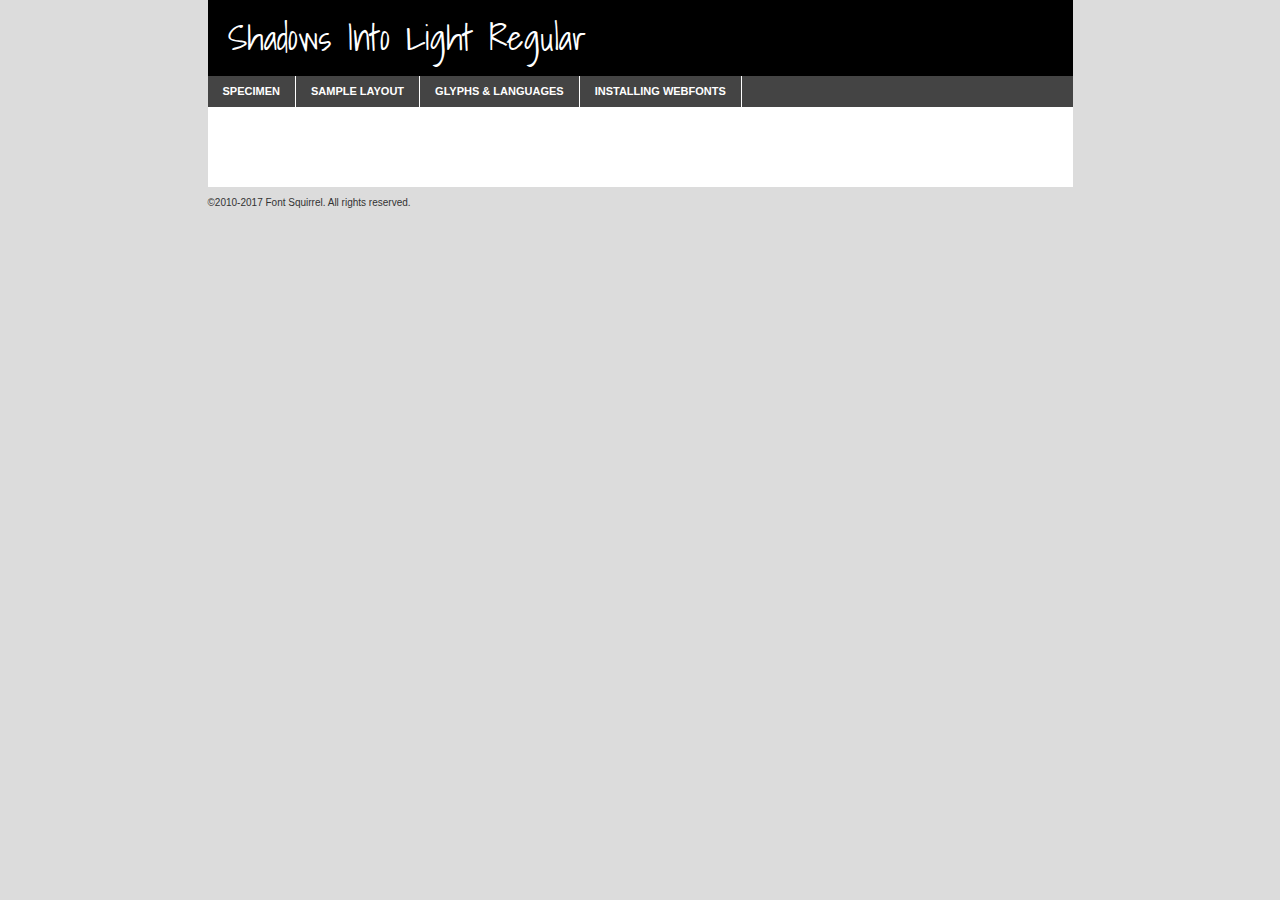
<file: webfonts/shadowsintolight-demo.html>
<!DOCTYPE html PUBLIC "-//W3C//DTD XHTML 1.0 Transitional//EN"
	"http://www.w3.org/TR/xhtml1/DTD/xhtml1-transitional.dtd">

<html xmlns="http://www.w3.org/1999/xhtml" xml:lang="en" lang="en">
<head>
	<meta http-equiv="Content-Type" content="text/html; charset=utf-8" />
	<script src="http://ajax.googleapis.com/ajax/libs/jquery/1.7.2/jquery.min.js" type="text/javascript" charset="utf-8"></script>
	<script type="text/javascript">
	(function($){$.fn.easyTabs=function(option){var param=jQuery.extend({fadeSpeed:"fast",defaultContent:1,activeClass:'active'},option);$(this).each(function(){var thisId="#"+this.id;if(param.defaultContent==''){param.defaultContent=1;}
	if(typeof param.defaultContent=="number")
	{var defaultTab=$(thisId+" .tabs li:eq("+(param.defaultContent-1)+") a").attr('href').substr(1);}else{var defaultTab=param.defaultContent;}
	$(thisId+" .tabs li a").each(function(){var tabToHide=$(this).attr('href').substr(1);$("#"+tabToHide).addClass('easytabs-tab-content');});hideAll();changeContent(defaultTab);function hideAll(){$(thisId+" .easytabs-tab-content").hide();}
	function changeContent(tabId){hideAll();$(thisId+" .tabs li").removeClass(param.activeClass);$(thisId+" .tabs li a[href=#"+tabId+"]").closest('li').addClass(param.activeClass);if(param.fadeSpeed!="none")
	{$(thisId+" #"+tabId).fadeIn(param.fadeSpeed);}else{$(thisId+" #"+tabId).show();}}
	$(thisId+" .tabs li").click(function(){var tabId=$(this).find('a').attr('href').substr(1);changeContent(tabId);return false;});});}})(jQuery);
	</script>
	<link rel="stylesheet" href="specimen_files/specimen_stylesheet.css" type="text/css" charset="utf-8" />
	<link rel="stylesheet" href="stylesheet.css" type="text/css" charset="utf-8" />

	<style type="text/css">
					body{
				font-family: 'shadows_into_lightregular';
							}
		</style>

	<title>Shadows Into Light Regular Specimen</title>
	
	
	<script type="text/javascript" charset="utf-8">
		$(document).ready(function() {
			$('#container').easyTabs({defaultContent:1});
		});
	</script>
</head>

<body>
<div id="container">
	<div id="header">
		Shadows Into Light Regular	</div>
	<ul class="tabs">
		<li><a href="#specimen">Specimen</a></li>
		<li><a href="#layout">Sample Layout</a></li>
				<li><a href="#glyphs">Glyphs &amp; Languages</a></li>
		<li><a href="#installing">Installing Webfonts</a></li>
		
	</ul>
	
	<div id="main_content">

		
			<div id="specimen">
		
				<div class="section">
					<div class="grid12 firstcol">
						<div class="huge">AaBb</div>
					</div>
				</div>
		
				<div class="section">
					<div class="glyph_range">A&#x200B;B&#x200b;C&#x200b;D&#x200b;E&#x200b;F&#x200b;G&#x200b;H&#x200b;I&#x200b;J&#x200b;K&#x200b;L&#x200b;M&#x200b;N&#x200b;O&#x200b;P&#x200b;Q&#x200b;R&#x200b;S&#x200b;T&#x200b;U&#x200b;V&#x200b;W&#x200b;X&#x200b;Y&#x200b;Z&#x200b;a&#x200b;b&#x200b;c&#x200b;d&#x200b;e&#x200b;f&#x200b;g&#x200b;h&#x200b;i&#x200b;j&#x200b;k&#x200b;l&#x200b;m&#x200b;n&#x200b;o&#x200b;p&#x200b;q&#x200b;r&#x200b;s&#x200b;t&#x200b;u&#x200b;v&#x200b;w&#x200b;x&#x200b;y&#x200b;z&#x200b;1&#x200b;2&#x200b;3&#x200b;4&#x200b;5&#x200b;6&#x200b;7&#x200b;8&#x200b;9&#x200b;0&#x200b;&amp;&#x200b;.&#x200b;,&#x200b;?&#x200b;!&#x200b;&#64;&#x200b;(&#x200b;)&#x200b;#&#x200b;$&#x200b;%&#x200b;*&#x200b;+&#x200b;-&#x200b;=&#x200b;:&#x200b;;</div>
				</div>
				<div class="section">
					<div class="grid12 firstcol">
						<table class="sample_table">
							<tr><td>10</td><td class="size10">abcdefghijklmnopqrstuvwxyzABCDEFGHIJKLMNOPQRSTUVWXYZ0123456789abcdefghijklmnopqrstuvwxyzABCDEFGHIJKLMNOPQRSTUVWXYZ0123456789abcdefghijklmnopqrstuvwxyzABCDEFGHIJKLMNOPQRSTUVWXYZ</td></tr>
							<tr><td>11</td><td class="size11">abcdefghijklmnopqrstuvwxyzABCDEFGHIJKLMNOPQRSTUVWXYZ0123456789abcdefghijklmnopqrstuvwxyzABCDEFGHIJKLMNOPQRSTUVWXYZ0123456789abcdefghijklmnopqrstuvwxyzABCDEFGHIJKLMNOPQRSTUVWXYZ</td></tr>
							<tr><td>12</td><td class="size12">abcdefghijklmnopqrstuvwxyzABCDEFGHIJKLMNOPQRSTUVWXYZ0123456789abcdefghijklmnopqrstuvwxyzABCDEFGHIJKLMNOPQRSTUVWXYZ0123456789abcdefghijklmnopqrstuvwxyzABCDEFGHIJKLMNOPQRSTUVWXYZ</td></tr>
							<tr><td>13</td><td class="size13">abcdefghijklmnopqrstuvwxyzABCDEFGHIJKLMNOPQRSTUVWXYZ0123456789abcdefghijklmnopqrstuvwxyzABCDEFGHIJKLMNOPQRSTUVWXYZ0123456789abcdefghijklmnopqrstuvwxyzABCDEFGHIJKLMNOPQRSTUVWXYZ</td></tr>
							<tr><td>14</td><td class="size14">abcdefghijklmnopqrstuvwxyzABCDEFGHIJKLMNOPQRSTUVWXYZ0123456789abcdefghijklmnopqrstuvwxyzABCDEFGHIJKLMNOPQRSTUVWXYZ0123456789abcdefghijklmnopqrstuvwxyzABCDEFGHIJKLMNOPQRSTUVWXYZ</td></tr>
							<tr><td>16</td><td class="size16">abcdefghijklmnopqrstuvwxyzABCDEFGHIJKLMNOPQRSTUVWXYZ0123456789abcdefghijklmnopqrstuvwxyzABCDEFGHIJKLMNOPQRSTUVWXYZ</td></tr>
							<tr><td>18</td><td class="size18">abcdefghijklmnopqrstuvwxyzABCDEFGHIJKLMNOPQRSTUVWXYZ0123456789abcdefghijklmnopqrstuvwxyzABCDEFGHIJKLMNOPQRSTUVWXYZ</td></tr>
							<tr><td>20</td><td class="size20">abcdefghijklmnopqrstuvwxyzABCDEFGHIJKLMNOPQRSTUVWXYZ0123456789abcdefghijklmnopqrstuvwxyzABCDEFGHIJKLMNOPQRSTUVWXYZ</td></tr>
							<tr><td>24</td><td class="size24">abcdefghijklmnopqrstuvwxyzABCDEFGHIJKLMNOPQRSTUVWXYZ0123456789abcdefghijklmnopqrstuvwxyzABCDEFGHIJKLMNOPQRSTUVWXYZ</td></tr>
							<tr><td>30</td><td class="size30">abcdefghijklmnopqrstuvwxyzABCDEFGHIJKLMNOPQRSTUVWXYZ0123456789abcdefghijklmnopqrstuvwxyzABCDEFGHIJKLMNOPQRSTUVWXYZ</td></tr>
							<tr><td>36</td><td class="size36">abcdefghijklmnopqrstuvwxyzABCDEFGHIJKLMNOPQRSTUVWXYZ0123456789abcdefghijklmnopqrstuvwxyzABCDEFGHIJKLMNOPQRSTUVWXYZ</td></tr>
							<tr><td>48</td><td class="size48">abcdefghijklmnopqrstuvwxyzABCDEFGHIJKLMNOPQRSTUVWXYZ0123456789abcdefghijklmnopqrstuvwxyzABCDEFGHIJKLMNOPQRSTUVWXYZ</td></tr>
							<tr><td>60</td><td class="size60">abcdefghijklmnopqrstuvwxyzABCDEFGHIJKLMNOPQRSTUVWXYZ0123456789abcdefghijklmnopqrstuvwxyzABCDEFGHIJKLMNOPQRSTUVWXYZ</td></tr>
							<tr><td>72</td><td class="size72">abcdefghijklmnopqrstuvwxyzABCDEFGHIJKLMNOPQRSTUVWXYZ0123456789abcdefghijklmnopqrstuvwxyzABCDEFGHIJKLMNOPQRSTUVWXYZ</td></tr>
							<tr><td>90</td><td class="size90">abcdefghijklmnopqrstuvwxyzABCDEFGHIJKLMNOPQRSTUVWXYZ0123456789abcdefghijklmnopqrstuvwxyzABCDEFGHIJKLMNOPQRSTUVWXYZ</td></tr>
						</table>
				
					</div>
			
				</div>
		
		
		
								<div class="section" id="bodycomparison">


										<div id="xheight">
				<div class="fontbody">&#x25FC;&#x25FC;&#x25FC;&#x25FC;&#x25FC;&#x25FC;&#x25FC;&#x25FC;&#x25FC;&#x25FC;&#x25FC;&#x25FC;&#x25FC;&#x25FC;&#x25FC;&#x25FC;&#x25FC;&#x25FC;&#x25FC;&#x25FC;&#x25FC;&#x25FC;&#x25FC;&#x25FC;&#x25FC;&#x25FC;&#x25FC;&#x25FC;&#x25FC;&#x25FC;&#x25FC;&#x25FC;&#x25FC;&#x25FC;&#x25FC;&#x25FC;&#x25FC;&#x25FC;&#x25FC;&#x25FC;&#x25FC;&#x25FC;&#x25FC;&#x25FC;&#x25FC;&#x25FC;&#x25FC;&#x25FC;&#x25FC;&#x25FC;&#x25FC;&#x25FC;&#x25FC;&#x25FC;&#x25FC;&#x25FC;&#x25FC;&#x25FC;&#x25FC;&#x25FC;&#x25FC;&#x25FC;&#x25FC;&#x25FC;&#x25FC;&#x25FC;&#x25FC;&#x25FC;&#x25FC;&#x25FC;&#x25FC;&#x25FC;&#x25FC;&#x25FC;&#x25FC;&#x25FC;&#x25FC;&#x25FC;&#x25FC;&#x25FC;&#x25FC;&#x25FC;&#x25FC;&#x25FC;&#x25FC;&#x25FC;&#x25FC;&#x25FC;&#x25FC;&#x25FC;&#x25FC;&#x25FC;&#x25FC;&#x25FC;&#x25FC;&#x25FC;&#x25FC;&#x25FC;&#x25FC;body</div><div class="arialbody">body</div><div class="verdanabody">body</div><div class="georgiabody">body</div></div>
										<div class="fontbody" style="z-index:1">
											body<span>Shadows Into Light Regular</span>
										</div>
										<div class="arialbody" style="z-index:1">
											body<span>Arial</span>
										</div>
										<div class="verdanabody" style="z-index:1">
											body<span>Verdana</span>
										</div>
										<div class="georgiabody" style="z-index:1">
											body<span>Georgia</span>
										</div>



								</div>
		
		
				<div class="section psample psample_row1" id="">
					
					<div class="grid2 firstcol">
						<p class="size10"><span>10.</span>Aenean lacinia bibendum nulla sed consectetur. Fusce dapibus, tellus ac cursus commodo, tortor mauris condimentum nibh, ut fermentum massa justo sit amet risus. Nullam id dolor id nibh ultricies vehicula ut id elit. Cum sociis natoque penatibus et magnis dis parturient montes, nascetur ridiculus mus. Nulla vitae elit libero, a pharetra augue.</p>
			
					</div>
					<div class="grid3">
						<p class="size11"><span>11.</span>Aenean lacinia bibendum nulla sed consectetur. Fusce dapibus, tellus ac cursus commodo, tortor mauris condimentum nibh, ut fermentum massa justo sit amet risus. Nullam id dolor id nibh ultricies vehicula ut id elit. Cum sociis natoque penatibus et magnis dis parturient montes, nascetur ridiculus mus. Nulla vitae elit libero, a pharetra augue.</p>
			
					</div>
					<div class="grid3">
						<p class="size12"><span>12.</span>Aenean lacinia bibendum nulla sed consectetur. Fusce dapibus, tellus ac cursus commodo, tortor mauris condimentum nibh, ut fermentum massa justo sit amet risus. Nullam id dolor id nibh ultricies vehicula ut id elit. Cum sociis natoque penatibus et magnis dis parturient montes, nascetur ridiculus mus. Nulla vitae elit libero, a pharetra augue.</p>
			
					</div>
					<div class="grid4">
						<p class="size13"><span>13.</span>Aenean lacinia bibendum nulla sed consectetur. Fusce dapibus, tellus ac cursus commodo, tortor mauris condimentum nibh, ut fermentum massa justo sit amet risus. Nullam id dolor id nibh ultricies vehicula ut id elit. Cum sociis natoque penatibus et magnis dis parturient montes, nascetur ridiculus mus. Nulla vitae elit libero, a pharetra augue.</p>
			
					</div>
					<div class="white_blend"></div>
					
				</div>
				<div class="section psample psample_row2" id="">
					<div class="grid3 firstcol">
						<p class="size14"><span>14.</span>Aenean lacinia bibendum nulla sed consectetur. Fusce dapibus, tellus ac cursus commodo, tortor mauris condimentum nibh, ut fermentum massa justo sit amet risus. Nullam id dolor id nibh ultricies vehicula ut id elit. Cum sociis natoque penatibus et magnis dis parturient montes, nascetur ridiculus mus. Nulla vitae elit libero, a pharetra augue.</p>
			
					</div>
					<div class="grid4">
						<p class="size16"><span>16.</span>Aenean lacinia bibendum nulla sed consectetur. Fusce dapibus, tellus ac cursus commodo, tortor mauris condimentum nibh, ut fermentum massa justo sit amet risus. Nullam id dolor id nibh ultricies vehicula ut id elit. Cum sociis natoque penatibus et magnis dis parturient montes, nascetur ridiculus mus. Nulla vitae elit libero, a pharetra augue.</p>
			
					</div>
					<div class="grid5">
						<p class="size18"><span>18.</span>Aenean lacinia bibendum nulla sed consectetur. Fusce dapibus, tellus ac cursus commodo, tortor mauris condimentum nibh, ut fermentum massa justo sit amet risus. Nullam id dolor id nibh ultricies vehicula ut id elit. Cum sociis natoque penatibus et magnis dis parturient montes, nascetur ridiculus mus. Nulla vitae elit libero, a pharetra augue.</p>
			
					</div>

					<div class="white_blend"></div>

				</div>
				
				<div class="section psample psample_row3" id="">
					<div class="grid5 firstcol">
						<p class="size20"><span>20.</span>Aenean lacinia bibendum nulla sed consectetur. Fusce dapibus, tellus ac cursus commodo, tortor mauris condimentum nibh, ut fermentum massa justo sit amet risus. Nullam id dolor id nibh ultricies vehicula ut id elit. Cum sociis natoque penatibus et magnis dis parturient montes, nascetur ridiculus mus. Nulla vitae elit libero, a pharetra augue.</p>
					</div>
					<div class="grid7">
						<p class="size24"><span>24.</span>Aenean lacinia bibendum nulla sed consectetur. Fusce dapibus, tellus ac cursus commodo, tortor mauris condimentum nibh, ut fermentum massa justo sit amet risus. Nullam id dolor id nibh ultricies vehicula ut id elit. Cum sociis natoque penatibus et magnis dis parturient montes, nascetur ridiculus mus. Nulla vitae elit libero, a pharetra augue.</p>
					</div>
					
					<div class="white_blend"></div>
					
				</div>
				
				<div class="section psample psample_row4" id="">
					<div class="grid12 firstcol">
						<p class="size30"><span>30.</span>Aenean lacinia bibendum nulla sed consectetur. Fusce dapibus, tellus ac cursus commodo, tortor mauris condimentum nibh, ut fermentum massa justo sit amet risus. Nullam id dolor id nibh ultricies vehicula ut id elit. Cum sociis natoque penatibus et magnis dis parturient montes, nascetur ridiculus mus. Nulla vitae elit libero, a pharetra augue.</p>
					</div>
					<div class="white_blend"></div>
					
				</div>
				
				
				
				<div class="section psample psample_row1 fullreverse">
					<div class="grid2 firstcol">
						<p class="size10"><span>10.</span>Aenean lacinia bibendum nulla sed consectetur. Fusce dapibus, tellus ac cursus commodo, tortor mauris condimentum nibh, ut fermentum massa justo sit amet risus. Nullam id dolor id nibh ultricies vehicula ut id elit. Cum sociis natoque penatibus et magnis dis parturient montes, nascetur ridiculus mus. Nulla vitae elit libero, a pharetra augue.</p>
			
					</div>
					<div class="grid3">
						<p class="size11"><span>11.</span>Aenean lacinia bibendum nulla sed consectetur. Fusce dapibus, tellus ac cursus commodo, tortor mauris condimentum nibh, ut fermentum massa justo sit amet risus. Nullam id dolor id nibh ultricies vehicula ut id elit. Cum sociis natoque penatibus et magnis dis parturient montes, nascetur ridiculus mus. Nulla vitae elit libero, a pharetra augue.</p>
			
					</div>
					<div class="grid3">
						<p class="size12"><span>12.</span>Aenean lacinia bibendum nulla sed consectetur. Fusce dapibus, tellus ac cursus commodo, tortor mauris condimentum nibh, ut fermentum massa justo sit amet risus. Nullam id dolor id nibh ultricies vehicula ut id elit. Cum sociis natoque penatibus et magnis dis parturient montes, nascetur ridiculus mus. Nulla vitae elit libero, a pharetra augue.</p>
			
					</div>
					<div class="grid4">
						<p class="size13"><span>13.</span>Aenean lacinia bibendum nulla sed consectetur. Fusce dapibus, tellus ac cursus commodo, tortor mauris condimentum nibh, ut fermentum massa justo sit amet risus. Nullam id dolor id nibh ultricies vehicula ut id elit. Cum sociis natoque penatibus et magnis dis parturient montes, nascetur ridiculus mus. Nulla vitae elit libero, a pharetra augue.</p>
			
					</div>
					<div class="black_blend"></div>
					
				</div>
				
				<div class="section psample psample_row2 fullreverse">
					<div class="grid3 firstcol">
						<p class="size14"><span>14.</span>Aenean lacinia bibendum nulla sed consectetur. Fusce dapibus, tellus ac cursus commodo, tortor mauris condimentum nibh, ut fermentum massa justo sit amet risus. Nullam id dolor id nibh ultricies vehicula ut id elit. Cum sociis natoque penatibus et magnis dis parturient montes, nascetur ridiculus mus. Nulla vitae elit libero, a pharetra augue.</p>
			
					</div>
					<div class="grid4">
						<p class="size16"><span>16.</span>Aenean lacinia bibendum nulla sed consectetur. Fusce dapibus, tellus ac cursus commodo, tortor mauris condimentum nibh, ut fermentum massa justo sit amet risus. Nullam id dolor id nibh ultricies vehicula ut id elit. Cum sociis natoque penatibus et magnis dis parturient montes, nascetur ridiculus mus. Nulla vitae elit libero, a pharetra augue.</p>
			
					</div>
					<div class="grid5">
						<p class="size18"><span>18.</span>Aenean lacinia bibendum nulla sed consectetur. Fusce dapibus, tellus ac cursus commodo, tortor mauris condimentum nibh, ut fermentum massa justo sit amet risus. Nullam id dolor id nibh ultricies vehicula ut id elit. Cum sociis natoque penatibus et magnis dis parturient montes, nascetur ridiculus mus. Nulla vitae elit libero, a pharetra augue.</p>
			
					</div>
					<div class="black_blend"></div>

				</div>
				
				<div class="section psample fullreverse psample_row3" id="">
					<div class="grid5 firstcol">
						<p class="size20"><span>20.</span>Aenean lacinia bibendum nulla sed consectetur. Fusce dapibus, tellus ac cursus commodo, tortor mauris condimentum nibh, ut fermentum massa justo sit amet risus. Nullam id dolor id nibh ultricies vehicula ut id elit. Cum sociis natoque penatibus et magnis dis parturient montes, nascetur ridiculus mus. Nulla vitae elit libero, a pharetra augue.</p>
					</div>
					<div class="grid7">
						<p class="size24"><span>24.</span>Aenean lacinia bibendum nulla sed consectetur. Fusce dapibus, tellus ac cursus commodo, tortor mauris condimentum nibh, ut fermentum massa justo sit amet risus. Nullam id dolor id nibh ultricies vehicula ut id elit. Cum sociis natoque penatibus et magnis dis parturient montes, nascetur ridiculus mus. Nulla vitae elit libero, a pharetra augue.</p>
					</div>
					
					<div class="black_blend"></div>
					
				</div>
				
				<div class="section psample fullreverse psample_row4" id="" style="border-bottom: 20px #000 solid;">
					<div class="grid12 firstcol">
						<p class="size30"><span>30.</span>Aenean lacinia bibendum nulla sed consectetur. Fusce dapibus, tellus ac cursus commodo, tortor mauris condimentum nibh, ut fermentum massa justo sit amet risus. Nullam id dolor id nibh ultricies vehicula ut id elit. Cum sociis natoque penatibus et magnis dis parturient montes, nascetur ridiculus mus. Nulla vitae elit libero, a pharetra augue.</p>
					</div>
					<div class="black_blend"></div>
					
				</div>
				
				
				
				
			</div>
			
			<div id="layout">
				
				<div class="section">
					
					<div class="grid12 firstcol">
						<h1>Lorem Ipsum Dolor</h1>
						<h2>Etiam porta sem malesuada magna mollis euismod</h2>
						
						<p class="byline">By <a href="#link">Aenean Lacinia</a></p>
					</div>
				</div>
				<div class="section">
					<div class="grid8 firstcol">
						<p class="large">Donec sed odio dui. Morbi leo risus, porta ac consectetur ac, vestibulum at eros. Fusce dapibus, tellus ac cursus commodo, tortor mauris condimentum nibh, ut fermentum massa justo sit amet risus. </p>

						
						<h3>Pellentesque ornare sem</h3>

						<p>Maecenas sed diam eget risus varius blandit sit amet non magna. Maecenas faucibus mollis interdum. Donec ullamcorper nulla non metus auctor fringilla. Nullam id dolor id nibh ultricies vehicula ut id elit. Nullam id dolor id nibh ultricies vehicula ut id elit. </p>

						<p>Aenean eu leo quam. Pellentesque ornare sem lacinia quam venenatis vestibulum. Lorem ipsum dolor sit amet, consectetur adipiscing elit. Cum sociis natoque penatibus et magnis dis parturient montes, nascetur ridiculus mus. </p>

						<p>Nulla vitae elit libero, a pharetra augue. Praesent commodo cursus magna, vel scelerisque nisl consectetur et. Aenean lacinia bibendum nulla sed consectetur. </p>

						<p>Nullam quis risus eget urna mollis ornare vel eu leo. Nullam quis risus eget urna mollis ornare vel eu leo. Maecenas sed diam eget risus varius blandit sit amet non magna. Donec ullamcorper nulla non metus auctor fringilla. </p>

						<h3>Cras mattis consectetur</h3>

						<p>Aenean eu leo quam. Pellentesque ornare sem lacinia quam venenatis vestibulum. Aenean lacinia bibendum nulla sed consectetur. Integer posuere erat a ante venenatis dapibus posuere velit aliquet. Cras mattis consectetur purus sit amet fermentum. </p>

						<p>Nullam id dolor id nibh ultricies vehicula ut id elit. Nullam quis risus eget urna mollis ornare vel eu leo. Cras mattis consectetur purus sit amet fermentum.</p>
					</div>
					
					<div class="grid4 sidebar">
						
						<div class="box reverse">
							<p class="last">Nullam quis risus eget urna mollis ornare vel eu leo. Donec ullamcorper nulla non metus auctor fringilla. Cras mattis consectetur purus sit amet fermentum. Sed posuere consectetur est at lobortis. Lorem ipsum dolor sit amet, consectetur adipiscing elit. </p>
						</div>
						
						<p class="caption">Maecenas sed diam eget risus varius.</p>

						<p>Vestibulum id ligula porta felis euismod semper. Integer posuere erat a ante venenatis dapibus posuere velit aliquet. Vestibulum id ligula porta felis euismod semper. Sed posuere consectetur est at lobortis. Maecenas sed diam eget risus varius blandit sit amet non magna. Fusce dapibus, tellus ac cursus commodo, tortor mauris condimentum nibh, ut fermentum massa justo sit amet risus. </p>

					

						<p>Duis mollis, est non commodo luctus, nisi erat porttitor ligula, eget lacinia odio sem nec elit. Aenean lacinia bibendum nulla sed consectetur. Vivamus sagittis lacus vel augue laoreet rutrum faucibus dolor auctor. Aenean lacinia bibendum nulla sed consectetur. Nullam quis risus eget urna mollis ornare vel eu leo. </p>

						<p>Praesent commodo cursus magna, vel scelerisque nisl consectetur et. Donec ullamcorper nulla non metus auctor fringilla. Maecenas faucibus mollis interdum. Fusce dapibus, tellus ac cursus commodo, tortor mauris condimentum nibh, ut fermentum massa justo sit amet risus. </p>

					</div>
				</div>
				
			</div>


			



		<div id="glyphs">
			<div class="section">
				<div class="grid12 firstcol">
			
				<h1>Language Support</h1>
				<p>The subset of Shadows Into Light Regular in this kit supports the following languages:<br />
			
					Albanian, Basque, Breton, Chamorro, Danish, Dutch, English, Faroese, Finnish, French, Frisian, Galician, German, Icelandic, Italian, Malagasy, Norwegian, Portuguese, Spanish, Swedish, Alsatian, Aragonese, Arapaho, Arrernte, Asturian, Aymara, Bislama, Cebuano, Corsican, Fijian, French_creole, Genoese, Gilbertese, Greenlandic, Haitian_creole, Hiligaynon, Hmong, Hopi, Ibanag, Iloko_ilokano, Indonesian, Interglossa_glosa, Interlingua, Irish_gaelic, Jerriais, Lojban, Lombard, Luxembourgeois, Manx, Mohawk, Norfolk_pitcairnese, Occitan, Oromo, Pangasinan, Papiamento, Piedmontese, Potawatomi, Rhaeto-romance, Romansh, Rotokas, Sami_lule, Samoan, Sardinian, Scots_gaelic, Seychelles_creole, Shona, Sicilian, Somali, Southern_ndebele, Swahili, Swati_swazi, Tagalog_filipino_pilipino, Tetum, Tok_pisin, Uyghur_latinized, Volapuk, Walloon, Warlpiri, Xhosa, Yapese, Zulu, Latinbasic, Ubasic, Demo				</p>
				<h1>Glyph Chart</h1>
				<p>The subset of Shadows Into Light Regular in this kit includes all the glyphs listed below. Unicode entities are included above each glyph to help you insert individual characters into your layout.</p>
				<div id="glyph_chart">
			
																				 <div><p>&amp;#13;</p>&#13;</div>
																				 <div><p>&amp;#32;</p>&#32;</div>
																				 <div><p>&amp;#33;</p>&#33;</div>
																				 <div><p>&amp;#34;</p>&#34;</div>
																				 <div><p>&amp;#35;</p>&#35;</div>
																				 <div><p>&amp;#36;</p>&#36;</div>
																				 <div><p>&amp;#37;</p>&#37;</div>
																				 <div><p>&amp;#38;</p>&#38;</div>
																				 <div><p>&amp;#39;</p>&#39;</div>
																				 <div><p>&amp;#40;</p>&#40;</div>
																				 <div><p>&amp;#41;</p>&#41;</div>
																				 <div><p>&amp;#42;</p>&#42;</div>
																				 <div><p>&amp;#43;</p>&#43;</div>
																				 <div><p>&amp;#44;</p>&#44;</div>
																				 <div><p>&amp;#45;</p>&#45;</div>
																				 <div><p>&amp;#46;</p>&#46;</div>
																				 <div><p>&amp;#47;</p>&#47;</div>
																				 <div><p>&amp;#48;</p>&#48;</div>
																				 <div><p>&amp;#49;</p>&#49;</div>
																				 <div><p>&amp;#50;</p>&#50;</div>
																				 <div><p>&amp;#51;</p>&#51;</div>
																				 <div><p>&amp;#52;</p>&#52;</div>
																				 <div><p>&amp;#53;</p>&#53;</div>
																				 <div><p>&amp;#54;</p>&#54;</div>
																				 <div><p>&amp;#55;</p>&#55;</div>
																				 <div><p>&amp;#56;</p>&#56;</div>
																				 <div><p>&amp;#57;</p>&#57;</div>
																				 <div><p>&amp;#58;</p>&#58;</div>
																				 <div><p>&amp;#59;</p>&#59;</div>
																				 <div><p>&amp;#60;</p>&#60;</div>
																				 <div><p>&amp;#61;</p>&#61;</div>
																				 <div><p>&amp;#62;</p>&#62;</div>
																				 <div><p>&amp;#63;</p>&#63;</div>
																				 <div><p>&amp;#64;</p>&#64;</div>
																				 <div><p>&amp;#65;</p>&#65;</div>
																				 <div><p>&amp;#66;</p>&#66;</div>
																				 <div><p>&amp;#67;</p>&#67;</div>
																				 <div><p>&amp;#68;</p>&#68;</div>
																				 <div><p>&amp;#69;</p>&#69;</div>
																				 <div><p>&amp;#70;</p>&#70;</div>
																				 <div><p>&amp;#71;</p>&#71;</div>
																				 <div><p>&amp;#72;</p>&#72;</div>
																				 <div><p>&amp;#73;</p>&#73;</div>
																				 <div><p>&amp;#74;</p>&#74;</div>
																				 <div><p>&amp;#75;</p>&#75;</div>
																				 <div><p>&amp;#76;</p>&#76;</div>
																				 <div><p>&amp;#77;</p>&#77;</div>
																				 <div><p>&amp;#78;</p>&#78;</div>
																				 <div><p>&amp;#79;</p>&#79;</div>
																				 <div><p>&amp;#80;</p>&#80;</div>
																				 <div><p>&amp;#81;</p>&#81;</div>
																				 <div><p>&amp;#82;</p>&#82;</div>
																				 <div><p>&amp;#83;</p>&#83;</div>
																				 <div><p>&amp;#84;</p>&#84;</div>
																				 <div><p>&amp;#85;</p>&#85;</div>
																				 <div><p>&amp;#86;</p>&#86;</div>
																				 <div><p>&amp;#87;</p>&#87;</div>
																				 <div><p>&amp;#88;</p>&#88;</div>
																				 <div><p>&amp;#89;</p>&#89;</div>
																				 <div><p>&amp;#90;</p>&#90;</div>
																				 <div><p>&amp;#91;</p>&#91;</div>
																				 <div><p>&amp;#92;</p>&#92;</div>
																				 <div><p>&amp;#93;</p>&#93;</div>
																				 <div><p>&amp;#94;</p>&#94;</div>
																				 <div><p>&amp;#95;</p>&#95;</div>
																				 <div><p>&amp;#96;</p>&#96;</div>
																				 <div><p>&amp;#97;</p>&#97;</div>
																				 <div><p>&amp;#98;</p>&#98;</div>
																				 <div><p>&amp;#99;</p>&#99;</div>
																				 <div><p>&amp;#100;</p>&#100;</div>
																				 <div><p>&amp;#101;</p>&#101;</div>
																				 <div><p>&amp;#102;</p>&#102;</div>
																				 <div><p>&amp;#103;</p>&#103;</div>
																				 <div><p>&amp;#104;</p>&#104;</div>
																				 <div><p>&amp;#105;</p>&#105;</div>
																				 <div><p>&amp;#106;</p>&#106;</div>
																				 <div><p>&amp;#107;</p>&#107;</div>
																				 <div><p>&amp;#108;</p>&#108;</div>
																				 <div><p>&amp;#109;</p>&#109;</div>
																				 <div><p>&amp;#110;</p>&#110;</div>
																				 <div><p>&amp;#111;</p>&#111;</div>
																				 <div><p>&amp;#112;</p>&#112;</div>
																				 <div><p>&amp;#113;</p>&#113;</div>
																				 <div><p>&amp;#114;</p>&#114;</div>
																				 <div><p>&amp;#115;</p>&#115;</div>
																				 <div><p>&amp;#116;</p>&#116;</div>
																				 <div><p>&amp;#117;</p>&#117;</div>
																				 <div><p>&amp;#118;</p>&#118;</div>
																				 <div><p>&amp;#119;</p>&#119;</div>
																				 <div><p>&amp;#120;</p>&#120;</div>
																				 <div><p>&amp;#121;</p>&#121;</div>
																				 <div><p>&amp;#122;</p>&#122;</div>
																				 <div><p>&amp;#123;</p>&#123;</div>
																				 <div><p>&amp;#124;</p>&#124;</div>
																				 <div><p>&amp;#125;</p>&#125;</div>
																				 <div><p>&amp;#126;</p>&#126;</div>
																				 <div><p>&amp;#160;</p>&#160;</div>
																				 <div><p>&amp;#161;</p>&#161;</div>
																				 <div><p>&amp;#162;</p>&#162;</div>
																				 <div><p>&amp;#163;</p>&#163;</div>
																				 <div><p>&amp;#164;</p>&#164;</div>
																				 <div><p>&amp;#165;</p>&#165;</div>
																				 <div><p>&amp;#166;</p>&#166;</div>
																				 <div><p>&amp;#167;</p>&#167;</div>
																				 <div><p>&amp;#168;</p>&#168;</div>
																				 <div><p>&amp;#169;</p>&#169;</div>
																				 <div><p>&amp;#170;</p>&#170;</div>
																				 <div><p>&amp;#171;</p>&#171;</div>
																				 <div><p>&amp;#172;</p>&#172;</div>
																				 <div><p>&amp;#173;</p>&#173;</div>
																				 <div><p>&amp;#174;</p>&#174;</div>
																				 <div><p>&amp;#175;</p>&#175;</div>
																				 <div><p>&amp;#176;</p>&#176;</div>
																				 <div><p>&amp;#177;</p>&#177;</div>
																				 <div><p>&amp;#178;</p>&#178;</div>
																				 <div><p>&amp;#179;</p>&#179;</div>
																				 <div><p>&amp;#180;</p>&#180;</div>
																				 <div><p>&amp;#181;</p>&#181;</div>
																				 <div><p>&amp;#182;</p>&#182;</div>
																				 <div><p>&amp;#183;</p>&#183;</div>
																				 <div><p>&amp;#184;</p>&#184;</div>
																				 <div><p>&amp;#185;</p>&#185;</div>
																				 <div><p>&amp;#186;</p>&#186;</div>
																				 <div><p>&amp;#187;</p>&#187;</div>
																				 <div><p>&amp;#188;</p>&#188;</div>
																				 <div><p>&amp;#189;</p>&#189;</div>
																				 <div><p>&amp;#190;</p>&#190;</div>
																				 <div><p>&amp;#191;</p>&#191;</div>
																				 <div><p>&amp;#192;</p>&#192;</div>
																				 <div><p>&amp;#193;</p>&#193;</div>
																				 <div><p>&amp;#194;</p>&#194;</div>
																				 <div><p>&amp;#195;</p>&#195;</div>
																				 <div><p>&amp;#196;</p>&#196;</div>
																				 <div><p>&amp;#197;</p>&#197;</div>
																				 <div><p>&amp;#198;</p>&#198;</div>
																				 <div><p>&amp;#199;</p>&#199;</div>
																				 <div><p>&amp;#200;</p>&#200;</div>
																				 <div><p>&amp;#201;</p>&#201;</div>
																				 <div><p>&amp;#202;</p>&#202;</div>
																				 <div><p>&amp;#203;</p>&#203;</div>
																				 <div><p>&amp;#204;</p>&#204;</div>
																				 <div><p>&amp;#205;</p>&#205;</div>
																				 <div><p>&amp;#206;</p>&#206;</div>
																				 <div><p>&amp;#207;</p>&#207;</div>
																				 <div><p>&amp;#208;</p>&#208;</div>
																				 <div><p>&amp;#209;</p>&#209;</div>
																				 <div><p>&amp;#210;</p>&#210;</div>
																				 <div><p>&amp;#211;</p>&#211;</div>
																				 <div><p>&amp;#212;</p>&#212;</div>
																				 <div><p>&amp;#213;</p>&#213;</div>
																				 <div><p>&amp;#214;</p>&#214;</div>
																				 <div><p>&amp;#215;</p>&#215;</div>
																				 <div><p>&amp;#216;</p>&#216;</div>
																				 <div><p>&amp;#217;</p>&#217;</div>
																				 <div><p>&amp;#218;</p>&#218;</div>
																				 <div><p>&amp;#219;</p>&#219;</div>
																				 <div><p>&amp;#220;</p>&#220;</div>
																				 <div><p>&amp;#221;</p>&#221;</div>
																				 <div><p>&amp;#222;</p>&#222;</div>
																				 <div><p>&amp;#223;</p>&#223;</div>
																				 <div><p>&amp;#224;</p>&#224;</div>
																				 <div><p>&amp;#225;</p>&#225;</div>
																				 <div><p>&amp;#226;</p>&#226;</div>
																				 <div><p>&amp;#227;</p>&#227;</div>
																				 <div><p>&amp;#228;</p>&#228;</div>
																				 <div><p>&amp;#229;</p>&#229;</div>
																				 <div><p>&amp;#230;</p>&#230;</div>
																				 <div><p>&amp;#231;</p>&#231;</div>
																				 <div><p>&amp;#232;</p>&#232;</div>
																				 <div><p>&amp;#233;</p>&#233;</div>
																				 <div><p>&amp;#234;</p>&#234;</div>
																				 <div><p>&amp;#235;</p>&#235;</div>
																				 <div><p>&amp;#236;</p>&#236;</div>
																				 <div><p>&amp;#237;</p>&#237;</div>
																				 <div><p>&amp;#238;</p>&#238;</div>
																				 <div><p>&amp;#239;</p>&#239;</div>
																				 <div><p>&amp;#240;</p>&#240;</div>
																				 <div><p>&amp;#241;</p>&#241;</div>
																				 <div><p>&amp;#242;</p>&#242;</div>
																				 <div><p>&amp;#243;</p>&#243;</div>
																				 <div><p>&amp;#244;</p>&#244;</div>
																				 <div><p>&amp;#245;</p>&#245;</div>
																				 <div><p>&amp;#246;</p>&#246;</div>
																				 <div><p>&amp;#247;</p>&#247;</div>
																				 <div><p>&amp;#248;</p>&#248;</div>
																				 <div><p>&amp;#249;</p>&#249;</div>
																				 <div><p>&amp;#250;</p>&#250;</div>
																				 <div><p>&amp;#251;</p>&#251;</div>
																				 <div><p>&amp;#252;</p>&#252;</div>
																				 <div><p>&amp;#253;</p>&#253;</div>
																				 <div><p>&amp;#254;</p>&#254;</div>
																				 <div><p>&amp;#255;</p>&#255;</div>
																				 <div><p>&amp;#338;</p>&#338;</div>
																				 <div><p>&amp;#339;</p>&#339;</div>
																				 <div><p>&amp;#376;</p>&#376;</div>
																				 <div><p>&amp;#710;</p>&#710;</div>
																				 <div><p>&amp;#732;</p>&#732;</div>
																				 <div><p>&amp;#8192;</p>&#8192;</div>
																				 <div><p>&amp;#8193;</p>&#8193;</div>
																				 <div><p>&amp;#8194;</p>&#8194;</div>
																				 <div><p>&amp;#8195;</p>&#8195;</div>
																				 <div><p>&amp;#8196;</p>&#8196;</div>
																				 <div><p>&amp;#8197;</p>&#8197;</div>
																				 <div><p>&amp;#8198;</p>&#8198;</div>
																				 <div><p>&amp;#8199;</p>&#8199;</div>
																				 <div><p>&amp;#8200;</p>&#8200;</div>
																				 <div><p>&amp;#8201;</p>&#8201;</div>
																				 <div><p>&amp;#8202;</p>&#8202;</div>
																				 <div><p>&amp;#8208;</p>&#8208;</div>
																				 <div><p>&amp;#8209;</p>&#8209;</div>
																				 <div><p>&amp;#8210;</p>&#8210;</div>
																				 <div><p>&amp;#8211;</p>&#8211;</div>
																				 <div><p>&amp;#8212;</p>&#8212;</div>
																				 <div><p>&amp;#8216;</p>&#8216;</div>
																				 <div><p>&amp;#8217;</p>&#8217;</div>
																				 <div><p>&amp;#8218;</p>&#8218;</div>
																				 <div><p>&amp;#8220;</p>&#8220;</div>
																				 <div><p>&amp;#8221;</p>&#8221;</div>
																				 <div><p>&amp;#8222;</p>&#8222;</div>
																				 <div><p>&amp;#8226;</p>&#8226;</div>
																				 <div><p>&amp;#8230;</p>&#8230;</div>
																				 <div><p>&amp;#8239;</p>&#8239;</div>
																				 <div><p>&amp;#8249;</p>&#8249;</div>
																				 <div><p>&amp;#8250;</p>&#8250;</div>
																				 <div><p>&amp;#8287;</p>&#8287;</div>
																				 <div><p>&amp;#8364;</p>&#8364;</div>
																				 <div><p>&amp;#8482;</p>&#8482;</div>
																				 <div><p>&amp;#9724;</p>&#9724;</div>
																				 <div><p>&amp;#64257;</p>&#64257;</div>
																				 <div><p>&amp;#64258;</p>&#64258;</div>
																																						</div>	
				</div>
		
		
			</div>
		</div>
		
		
		<div id="specs">
			
		</div>
	
		<div id="installing">
			<div class="section">
				<div class="grid7 firstcol">
					<h1>Installing Webfonts</h1>
					
					<p>Webfonts are supported by all major browser platforms but not all in the same way. There are currently four different font formats that must be included in order to target all browsers. This includes TTF, WOFF, EOT and SVG.</p>
					
					<h2>1. Upload your webfonts</h2>
					<p>You must upload your webfont kit to your website. They should be in or near the same directory as your CSS files.</p>
					
					<h2>2. Include the webfont stylesheet</h2>
					<p>A special CSS @font-face declaration helps the various browsers select the appropriate font it needs without causing you a bunch of headaches. Learn more about this syntax by reading the <a href="https://www.fontspring.com/blog/further-hardening-of-the-bulletproof-syntax">Fontspring blog post</a> about it. The code for it is as follows:</p>


<code>
@font-face{ 
	font-family: 'MyWebFont';
	src: url('WebFont.eot');
	src: url('WebFont.eot?#iefix') format('embedded-opentype'),
	     url('WebFont.woff') format('woff'),
	     url('WebFont.ttf') format('truetype'),
	     url('WebFont.svg#webfont') format('svg');
}
</code>

	<p>We've already gone ahead and generated the code for you. All you have to do is link to the stylesheet in your HTML, like this:</p>
	<code>&lt;link rel=&quot;stylesheet&quot; href=&quot;stylesheet.css&quot; type=&quot;text/css&quot; charset=&quot;utf-8&quot; /&gt;</code>

					<h2>3. Modify your own stylesheet</h2>
					<p>To take advantage of your new fonts, you must tell your stylesheet to use them. Look at the original @font-face declaration above and find the property called "font-family." The name linked there will be what you use to reference the font. Prepend that webfont name to the font stack in the "font-family" property, inside the selector you want to change. For example:</p>
<code>p { font-family: 'WebFont', Arial, sans-serif; }</code>

<h2>4. Test</h2>
<p>Getting webfonts to work cross-browser <em>can</em> be tricky. Use the information in the sidebar to help you if you find that fonts aren't loading in a particular browser.</p>
				</div>
				
				<div class="grid5 sidebar">
					<div class="box">
						<h2>Troubleshooting<br />Font-Face Problems</h2>
						<p>Having trouble getting your webfonts to load in your new website? Here are some tips to sort out what might be the problem.</p>

						<h3>Fonts not showing in any browser</h3>

						<p>This sounds like you need to work on the plumbing. You either did not upload the fonts to the correct directory, or you did not link the fonts properly in the CSS. If you've confirmed that all this is correct and you still have a problem, take a look at your .htaccess file and see if requests are getting intercepted.</p>

						<h3>Fonts not loading in iPhone or iPad</h3>

						<p>The most common problem here is that you are serving the fonts from an IIS server. IIS refuses to serve files that have unknown MIME types. If that is the case, you must set the MIME type for SVG to "image/svg+xml" in the server settings. Follow these instructions from Microsoft if you need help.</p>

						<h3>Fonts not loading in Firefox</h3>

						<p>The primary reason for this failure? You are still using a version Firefox older than 3.5. So upgrade already! If that isn't it, then you are very likely serving fonts from a different domain. Firefox requires that all font assets be served from the same domain. Lastly it is possible that you need to add WOFF to your list of MIME types (if you are serving via IIS.)</p>

						<h3>Fonts not loading in IE</h3>

						<p>Are you looking at Internet Explorer on an actual Windows machine or are you cheating by using a service like Adobe BrowserLab? Many of these screenshot services do not render @font-face for IE. Best to test it on a real machine.</p>

						<h3>Fonts not loading in IE9</h3>

						<p>IE9, like Firefox, requires that fonts be served from the same domain as the website. Make sure that is the case.</p>
					</div>
				</div>
			</div>
			
		</div>
	
	</div>
	<div id="footer">
		<p>&copy;2010-2017 Font Squirrel. All rights reserved.</p>
	</div>
</div>
</body>
</html>
</file>
<file: css/stylesheet.css>
/*! Generated by Font Squirrel (https://www.fontsquirrel.com) on April 8, 2019 */


@font-face {
	font-family: 'erlantz';
	src: url('../webfonts/erlantz-webfont.woff2') format('woff2'),
		url('../webfonts/erlantz-webfont.woff') format('woff'),
		url('../webfonts/erlantz-webfont.ttf') format('truetype');
	font-weight: normal;
	font-style: normal;

}


@font-face {
	font-family: 'shadows_into_light';
	src: url('../webfonts/shadowsintolight-webfont.woff2') format('woff2'),
		url('../webfonts/shadowsintolight-webfont.woff') format('woff'),
		url('../webfonts/shadowsintolight-webfont.ttf') format('truetype');
	font-weight: normal;
	font-style: normal;

}


@font-face {
	font-family: 'midnightconstellations';
	src: url('../webfonts/midnightconstellations-webfont.woff2') format('woff2'),
		url('../webfonts/midnightconstellations-webfont.woff') format('woff'),
		url('../webfonts/midnightconstellations-webfont.ttf') format('truetype');
	font-weight: normal;
	font-style: normal;

}


body {
	font-family: 'Vesper Libre', serif;
	font-size: 20px;
	min-width: 100vw !important;
}

h1,
h2,
h3,
h4,
h5,
h6 {
	font-family: 'Vesper Libre', serif;
	font-weight: 900;
}

.center {
	text-align: center;
}

.white {
	color: white;
}

.shl {
	font-family: 'shadows_into_light', serif;
	font-size: 24px;
}

.mage {
	font-family: 'midnightconstellations', sans-serif;
	color: cyan;
	font-size: 90%;
}

.vamp {
	font-family: 'erlantz', sans-serif;
	color: red;
	font-size: 120%;
}

.team {
	border-radius: 50%;
	width: 100%;
	max-width: 300px;
}


a:hover {
	text-decoration: none;
	color: mediumpurple;
}



#button {
	transition: background-color .3s,
		opacity .5s, visibility .5s;
	opacity: 0;
	visibility: hidden;
	z-index: 1000;
	 border-radius: 15px;
}

#button.show {
	opacity: 1;
	visibility: visible;
}


.sidenav {
	width: 130px;
	position: fixed;
	z-index: 1;
	top: 20px;
	left: 10px;
	background: #eee;
	overflow-x: hidden;
	padding: 8px 0;
}

.sidenav a {
	padding: 6px 8px 6px 16px;
	text-decoration: none;
	font-size: 18px;
	display: block;
}

@media screen and (max-width: 775px) {
	.sidenav {
		display: none;
	}
}









.scale-up-center {
	-webkit-animation: scale-up-center 5s cubic-bezier(0.390, 0.575, 0.565, 1.000) infinite both;
	animation: scale-up-center 5s cubic-bezier(0.390, 0.575, 0.565, 1.000) infinite both;
}


/* ----------------------------------------------
 * Generated by Animista on 2019-4-10 12:47:32
 * w: http://animista.net, t: @cssanimista
 * ---------------------------------------------- */

/**
 * ----------------------------------------
 * animation scale-up-center
 * ----------------------------------------
 */
@-webkit-keyframes scale-up-center {
	0% {
		-webkit-transform: scale(0.7);
		transform: scale(0.7);
	}

	50% {
		-webkit-transform: scale(1);
		transform: scale(1);
	}

	100% {
		-webkit-transform: scale(0.7);
		transform: scale(0.7);
	}
}

@keyframes scale-up-center {
	0% {
		-webkit-transform: scale(0.7);
		transform: scale(0.7);
	}

	50% {
		-webkit-transform: scale(1);
		transform: scale(1);
	}

	100% {
		-webkit-transform: scale(0.7);
		transform: scale(0.7);
	}
}



/*https://stackoverflow.com/questions/8449933/animation-css3-display-opacity*/

.fade{
	
	
	-webkit-animation: fadeInFromNone 1s ease-out forwards;
    -moz-animation: fadeInFromNone 1s ease-out forwards;
    -o-animation: fadeInFromNone 1s ease-out forwards;
    animation: fadeInFromNone 1s ease-out forwards;
}


@-webkit-keyframes fadeInFromNone {
    0% {
        visibility: hidden;
        opacity: 0;
    }

    1% {
        visibility:visible;
        opacity: 0;
    }

    100% {
        visibility:visible;
        opacity: 1;
    }
}

@-moz-keyframes fadeInFromNone {
    0% {
        visibility: hidden;
        opacity: 0;
    }

    1% {
        visibility:visible;
        opacity: 0;
    }

    100% {
        visibility:visible;
        opacity: 1;
    }
}

@-o-keyframes fadeInFromNone {
    0% {
        visibility: hidden;
        opacity: 0;
    }

    1% {
        visibility:visible;
        opacity: 0;
    }

    100% {
        visibility:visible;
        opacity: 1;
    }
}

@keyframes fadeInFromNone {
   0% {
        visibility: hidden;
        opacity: 0;
    }

    1% {
        visibility:visible;
        opacity: 0;
    }

    100% {
        visibility:visible;
        opacity: 1;
    }
}
</file>
<file: webfonts/stylesheet.css>
/*! Generated by Font Squirrel (https://www.fontsquirrel.com) on April 8, 2019 */



@font-face {
    font-family: 'erlantzregular';
    src: url('erlantz-webfont.woff2') format('woff2'),
         url('erlantz-webfont.woff') format('woff'),
         url('erlantz-webfont.ttf') format('truetype');
    font-weight: normal;
    font-style: normal;

}




@font-face {
    font-family: 'shadows_into_lightregular';
    src: url('shadowsintolight-webfont.woff2') format('woff2'),
         url('shadowsintolight-webfont.woff') format('woff'),
         url('shadowsintolight-webfont.ttf') format('truetype');
    font-weight: normal;
    font-style: normal;

}




@font-face {
    font-family: 'midnightconstellationsmedium';
    src: url('midnightconstellations-webfont.woff2') format('woff2'),
         url('midnightconstellations-webfont.woff') format('woff'),
         url('midnightconstellations-webfont.ttf') format('truetype');
    font-weight: normal;
    font-style: normal;

}
</file>
<file: webfonts/specimen_files/specimen_stylesheet.css>
@import url('grid_12-825-55-15.css');

/*  
	CSS Reset by Eric Meyer - Released under Public Domain
    http://meyerweb.com/eric/tools/css/reset/
*/
html, body, div, span, applet, object, iframe,
h1, h2, h3, h4, h5, h6, p, blockquote, pre,
a, abbr, acronym, address, big, cite, code,
del, dfn, em, font, img, ins, kbd, q, s, samp,
small, strike, strong, sub, sup, tt, var,
b, u, i, center, dl, dt, dd, ol, ul, li,
fieldset, form, label, legend, table, 
caption, tbody, tfoot, thead, tr, th, td 
                  {margin: 0;padding: 0;border: 0;outline: 0;
                  font-size: 100%;vertical-align: baseline;
                  background: transparent;}
body              {line-height: 1;}
ol, ul            {list-style: none;}
blockquote, q     {quotes: none;}
blockquote:before, blockquote:after,
q:before, q:after {content: '';	content: none;}
:focus            {outline: 0;}
ins               {text-decoration: none;}
del               {text-decoration: line-through;}
table             {border-collapse: collapse;border-spacing: 0;}




body {
	color: #000;
	background-color: #dcdcdc;
}

a {
	text-decoration: none;
	color: #1883ba;
}

h1{
	font-size: 32px;
	font-weight: normal;
	font-style: normal;
	margin-bottom: 18px;
}

h2{
	font-size: 18px;
}

#container {
	width: 865px;
	margin: 0px auto;
}


#header {
	padding: 20px;
	font-size: 36px;
	background-color: #000;
	color: #fff;
}

#header span {
	color: #666;
}
#main_content {
	background-color: #fff;
	padding: 60px 20px 20px;
}


#footer p {
	margin: 0;
	padding-top: 10px;
	padding-bottom: 50px;
	color: #333;
	font: 10px Arial, sans-serif;
}

.tabs {
	width: 100%;
	height: 31px;
	background-color: #444;
}
.tabs li {
	float:  left;
	margin: 0;
	overflow: hidden;
	background-color: #444;
}
.tabs li a {
	display: block;
	color: #fff;
	text-decoration: none;
	font: bold 11px/11px 'Arial';
	text-transform: uppercase;
	padding: 10px 15px;
	border-right: 1px solid #fff;
}

.tabs li a:hover {
		background-color: #00b3ff;

}

.tabs li.active a {
	color:  #000;
	background-color: #fff;
}



div.huge {
	
	font-size: 300px;
	line-height: 1em;
	padding: 0;
	letter-spacing: -.02em;
	overflow: hidden;
}
div.glyph_range {
	font-size: 72px;
	line-height: 1.1em;
}

.size10{ font-size: 10px; }
.size11{ font-size: 11px; }
.size12{ font-size: 12px; }
.size13{ font-size: 13px; }
.size14{ font-size: 14px; }
.size16{ font-size: 16px; }
.size18{ font-size: 18px; }
.size20{ font-size: 20px; }
.size24{ font-size: 24px; }
.size30{ font-size: 30px; }
.size36{ font-size: 36px; }
.size48{ font-size: 48px; }
.size60{ font-size: 60px; }
.size72{ font-size: 72px; }
.size90{ font-size: 90px; }


.psample_row1 {	height: 120px;}
.psample_row1 {	height: 120px;}
.psample_row2 {	height: 160px;}
.psample_row3 {	height: 160px;}
.psample_row4 {	height: 160px;}

.psample {
	overflow: hidden;
	position: relative;
}
.psample p {
	line-height: 1.3em;
	display: block;
	overflow: hidden;
	margin: 0;
}

.psample span {
	margin-right: .5em;
}

.white_blend {
	width: 100%;
	height: 61px;
	background-image: url([data-uri]);
	position: absolute;
	bottom: 0;
}
.black_blend {
	width: 100%;
	height: 61px;
	background-image: url([data-uri]);
	position: absolute;
	bottom: 0;
}
.fullreverse {
	background:  #000 !important;
	color:  #fff !important;
	margin-left: -20px;
	padding-left: 20px;
	margin-right: -20px;
	padding-right: 20px;
	padding: 20px;
	margin-bottom:0;
}


.sample_table td {
	padding-top: 3px;
	padding-bottom:5px;
	padding-left: 5px;
	vertical-align: middle;
	line-height: 1.2em;
}

.sample_table td:first-child {
	background-color: #eee;
	text-align: right;
	padding-right: 5px;
	padding-left: 0;
	padding: 5px;
	font: 11px/12px "Courier New", Courier, mono;
}

code {
	white-space: pre;
	background-color: #eee;
	display: block;
	padding: 10px;
	margin-bottom: 18px;
	overflow: auto;
}


.bottom,.last 	{margin-bottom:0 !important; padding-bottom:0 !important;}

.box  { 
  padding: 18px; 
  margin-bottom: 18px; 
  background: #eee; 
}

.reverse,.reversed { background:  #000 !important;color:  #fff !important; border: none !important;}

#bodycomparison {
	position: relative;
	overflow: hidden;
	font-size: 72px;
	height: 90px;
	white-space: nowrap;
}

#bodycomparison div{
	font-size: 72px;
	line-height: 90px;
	display: inline;
	margin: 0 15px 0 0;
	padding: 0;
}

#bodycomparison div span{
	font: 10px Arial;
	position: absolute;
	left: 0;
}
#xheight {
	float: none;
	position: absolute;
	color: #d9f3ff;
	font-size: 72px;
	line-height: 90px;
}

.fontbody {
 position: relative;
}
.arialbody{
	font-family: Arial;
	position: relative;
}
.verdanabody{
	font-family: Verdana;
	position: relative;
}
.georgiabody{
	font-family: Georgia;
	position: relative;
}

/* @group Layout page
 */

#layout h1 {
	font-size: 36px;
	line-height: 42px;
	font-weight: normal;
	font-style: normal;
}

#layout h2 {
	font-size: 24px;
	line-height: 23px;
	font-weight: normal;
	font-style: normal;
}

#layout h3 {
	font-size: 22px;
	line-height: 1.4em;
	margin-top: 1em;
	font-weight: normal;
	font-style: normal;
}


#layout p.byline {
	font-size: 12px;
	margin-top: 18px;
	line-height: 12px;
	margin-bottom: 0;
}
#layout p {
	font-size: 14px;
	line-height: 21px;
	margin-bottom: .5em;
}

#layout p.large{
	font-size: 18px;
	line-height: 26px;
}

#layout .sidebar p{
	font-size: 12px;
	line-height: 1.4em;
}

#layout p.caption {
	font-size: 10px;
	margin-top: -16px;
	margin-bottom: 18px;
}

/* @end */

/* @group Glyphs */

#glyph_chart div{
	background-color: #d9f3ff;
	color: black;
	float: left;
	font-size: 36px;
	height: 1.2em;
	line-height: 1.2em;
	margin-bottom: 1px;
	margin-right: 1px;
	text-align: center;
	width: 1.2em;
	position: relative;
	padding: .6em .2em .2em;
}

#glyph_chart div p {
	position: absolute;
	left: 0;
	top: 0;
	display: block;
	text-align: center;
	font: bold 9px Arial, sans-serif;
	background-color: #3a768f;
	width: 100%;
	color: #fff;
	padding: 2px 0;
}


#glyphs h1 {
	font-family: Arial, sans-serif;
}
/* @end */

/* @group Installing */

#installing {
	font: 13px Arial, sans-serif;
}

#installing p,
#glyphs p{
	line-height: 1.2em;
	margin-bottom: 18px;
	font: 13px Arial, sans-serif;
}



#installing h3{
	font-size: 15px;
	margin-top: 18px;
}

/* @end */

#rendering h1 {
	font-family: Arial, sans-serif;
}
.render_table td {
	font: 11px "Courier New", Courier, mono;
	vertical-align: middle;
}
</file>
